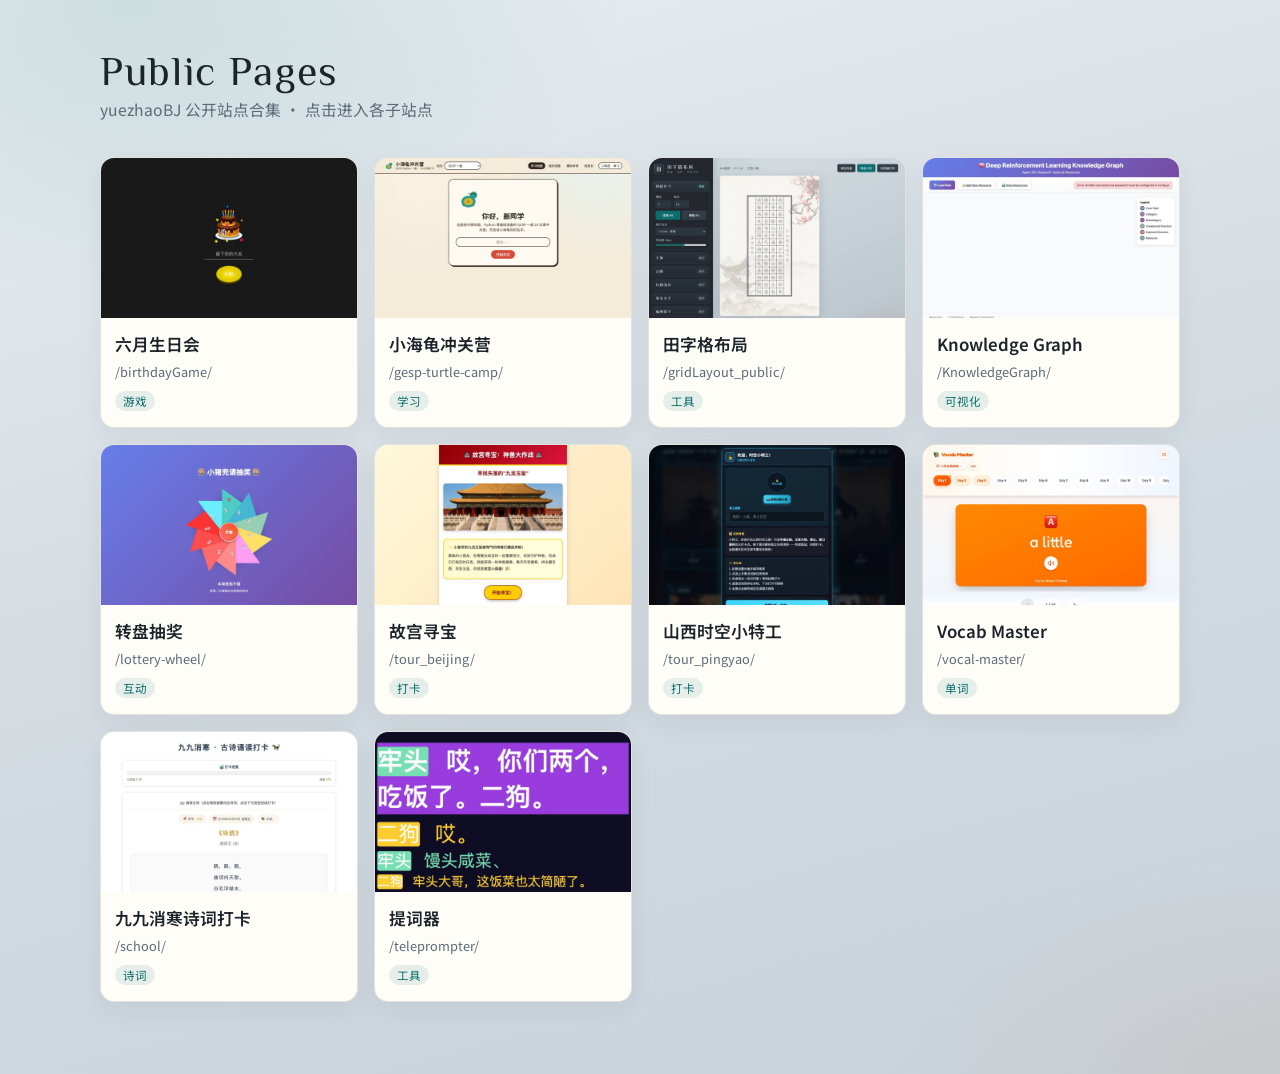
<file: index.html>
<!doctype html>
<html lang="zh-CN">
  <head>
    <meta charset="utf-8" />
    <meta name="viewport" content="width=device-width, initial-scale=1" />
    <title>Public Pages · 站点导航</title>
    <style>
      :root {
        --ink: #1c242b;
        --muted: #5c6b76;
        --paper: #f3efe6;
        --card: #fffdf8;
        --line: rgba(28, 36, 43, 0.12);
        --accent: #0d6e6e;
      }
      * { box-sizing: border-box; }
      body {
        margin: 0;
        min-height: 100vh;
        font-family: "Noto Sans SC", "PingFang SC", "Hiragino Sans GB", sans-serif;
        color: var(--ink);
        background:
          radial-gradient(ellipse 70% 50% at 10% 0%, rgba(13, 110, 110, 0.12), transparent 55%),
          radial-gradient(ellipse 60% 40% at 100% 100%, rgba(196, 120, 60, 0.1), transparent 50%),
          linear-gradient(165deg, #e8eef1, #d5dde3 45%, #c8d2da);
      }
      main {
        width: min(1080px, calc(100% - 32px));
        margin: 0 auto;
        padding: 48px 0 72px;
      }
      h1 {
        margin: 0 0 8px;
        font-family: "ZCOOL XiaoWei", "Noto Serif SC", serif;
        font-size: clamp(1.8rem, 4vw, 2.6rem);
        font-weight: 400;
        letter-spacing: 0.04em;
      }
      .sub {
        margin: 0 0 36px;
        color: var(--muted);
        font-size: 0.98rem;
      }
      .grid {
        display: grid;
        grid-template-columns: repeat(auto-fill, minmax(240px, 1fr));
        gap: 16px;
      }
      a.card {
        display: flex;
        flex-direction: column;
        overflow: hidden;
        text-decoration: none;
        color: inherit;
        background: var(--card);
        border: 1px solid var(--line);
        border-radius: 14px;
        box-shadow: 0 8px 24px rgba(28, 36, 43, 0.06);
        transition: transform 0.15s ease, border-color 0.15s ease, box-shadow 0.15s ease;
      }
      a.card:hover {
        transform: translateY(-3px);
        border-color: rgba(13, 110, 110, 0.35);
        box-shadow: 0 14px 30px rgba(28, 36, 43, 0.12);
      }
      .thumb {
        display: block;
        width: 100%;
        aspect-ratio: 16 / 10;
        object-fit: cover;
        object-position: top center;
        background: #dfe6eb;
      }
      .meta {
        display: flex;
        flex-direction: column;
        gap: 6px;
        padding: 14px 14px 16px;
      }
      .name {
        font-size: 1.05rem;
        font-weight: 600;
      }
      .path {
        font-size: 0.8rem;
        color: var(--muted);
        word-break: break-all;
      }
      .tag {
        align-self: flex-start;
        margin-top: 4px;
        padding: 2px 8px;
        border-radius: 999px;
        font-size: 0.72rem;
        color: var(--accent);
        background: rgba(13, 110, 110, 0.1);
      }
    </style>
    <link rel="preconnect" href="https://fonts.googleapis.com" />
    <link rel="preconnect" href="https://fonts.gstatic.com" crossorigin />
    <link href="https://fonts.googleapis.com/css2?family=Noto+Sans+SC:wght@400;600&family=ZCOOL+XiaoWei&display=swap" rel="stylesheet" />
  </head>
  <body>
    <main>
      <h1>Public Pages</h1>
      <p class="sub">yuezhaoBJ 公开站点合集 · 点击进入各子站点</p>
      <div class="grid">
        <a class="card" href="./birthdayGame/">
          <img class="thumb" src="./thumbs/birthdayGame.jpg" alt="六月生日会预览" loading="lazy" />
          <div class="meta"><span class="name">六月生日会</span><span class="path">/birthdayGame/</span><span class="tag">游戏</span></div>
        </a>
        <a class="card" href="./gesp-turtle-camp/">
          <img class="thumb" src="./thumbs/gesp-turtle-camp.jpg" alt="小海龟冲关营预览" loading="lazy" />
          <div class="meta"><span class="name">小海龟冲关营</span><span class="path">/gesp-turtle-camp/</span><span class="tag">学习</span></div>
        </a>
        <a class="card" href="./gridLayout_public/">
          <img class="thumb" src="./thumbs/gridLayout_public.jpg" alt="田字格布局预览" loading="lazy" />
          <div class="meta"><span class="name">田字格布局</span><span class="path">/gridLayout_public/</span><span class="tag">工具</span></div>
        </a>
        <a class="card" href="./KnowledgeGraph/">
          <img class="thumb" src="./thumbs/KnowledgeGraph.jpg" alt="Knowledge Graph 预览" loading="lazy" />
          <div class="meta"><span class="name">Knowledge Graph</span><span class="path">/KnowledgeGraph/</span><span class="tag">可视化</span></div>
        </a>
        <a class="card" href="./lottery-wheel/">
          <img class="thumb" src="./thumbs/lottery-wheel.jpg" alt="转盘抽奖预览" loading="lazy" />
          <div class="meta"><span class="name">转盘抽奖</span><span class="path">/lottery-wheel/</span><span class="tag">互动</span></div>
        </a>
        <a class="card" href="./tour_beijing/">
          <img class="thumb" src="./thumbs/tour_beijing.jpg" alt="故宫寻宝预览" loading="lazy" />
          <div class="meta"><span class="name">故宫寻宝</span><span class="path">/tour_beijing/</span><span class="tag">打卡</span></div>
        </a>
        <a class="card" href="./tour_pingyao/">
          <img class="thumb" src="./thumbs/tour_pingyao.jpg" alt="山西时空小特工预览" loading="lazy" />
          <div class="meta"><span class="name">山西时空小特工</span><span class="path">/tour_pingyao/</span><span class="tag">打卡</span></div>
        </a>
        <a class="card" href="./vocal-master/">
          <img class="thumb" src="./thumbs/vocal-master.jpg" alt="Vocab Master 预览" loading="lazy" />
          <div class="meta"><span class="name">Vocab Master</span><span class="path">/vocal-master/</span><span class="tag">单词</span></div>
        </a>
        <a class="card" href="./school/">
          <img class="thumb" src="./thumbs/school.jpg" alt="九九消寒诗词打卡预览" loading="lazy" />
          <div class="meta"><span class="name">九九消寒诗词打卡</span><span class="path">/school/</span><span class="tag">诗词</span></div>
        </a>
        <a class="card" href="./teleprompter/">
          <img class="thumb" src="./thumbs/teleprompter.jpg" alt="提词器预览" loading="lazy" />
          <div class="meta"><span class="name">提词器</span><span class="path">/teleprompter/</span><span class="tag">工具</span></div>
        </a>
      </div>
    </main>
  </body>
</html>
</file>
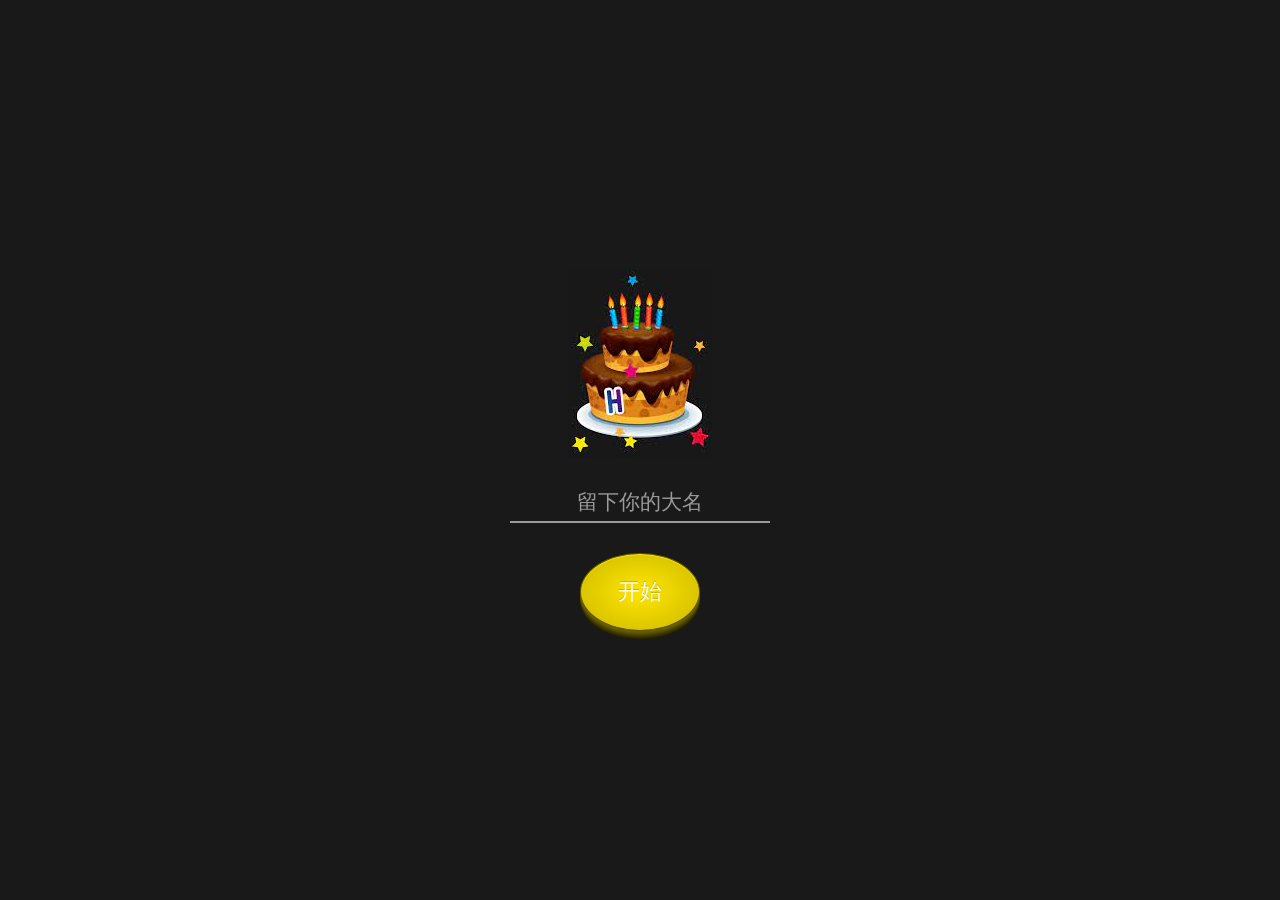
<file: birthdayGame/index.html>
<!DOCTYPE html>
<html lang="zh-CN">

<head>
    <meta charset="UTF-8">
    <meta name="viewport"
        content="width=device-width, user-scalable=no, initial-scale=1.0, maximum-scale=1.0, minimum-scale=1.0">
    <meta http-equiv="X-UA-Compatible" content="ie=edge">
    <link rel="stylesheet" href="css/style.css">
    <title>六月生日会</title>
    <link rel="stylesheet" type="text/css" href="https://hovertree.com/texiao/html5/43/css/normalize.css" />
    <link rel="stylesheet" type="text/css" href="https://hovertree.com/texiao/html5/43/css/hovertree.css">
</head>

<body>
    <!-- login -->
    <div class="name-container flex">
        <img src="./img/cake.png">
        <div class="form__group field">
            <input type="input" class="form__field" placeholder="Name" name="name" id='name' required />
            <label for="name" class="form__label">留下你的大名</label>
            <button class="button-start">开始</button>
        </div>
    </div>

    <!-- game start -->
    <div class="game-container hide">
        <div class="heading">
            <p><span class="name"></span> 用时：<span class="time"></span> 秒</p>
        </div>
        <div class="grid-container"></div>
    </div>
    <script src="js/config.js"></script>
    <script src="js/util.js"></script>
    <script src="js/view.js"></script>
    <script src="js/game.js"></script>
    <script src="js/event.js"></script>
    <script src="js/main.js"></script>

    <!-- winner feedback-->
    <div class="hovertree"></div>
    <div class="winner hide">
        <div class="text">
            <p class="name">恭喜通关</p>
            <p class="timeUsed">用时30秒</p>
            <a class="story" href="gallary.html">查看故事相册></a>
        </div>
    </div>
    <script type="text/javascript" src="js/jquery.js"></script>
    <script type="text/javascript" src="https://hovertree.com/texiao/html5/43/js/jquery.fireworks.js"></script>
</body>

</html>
</file>
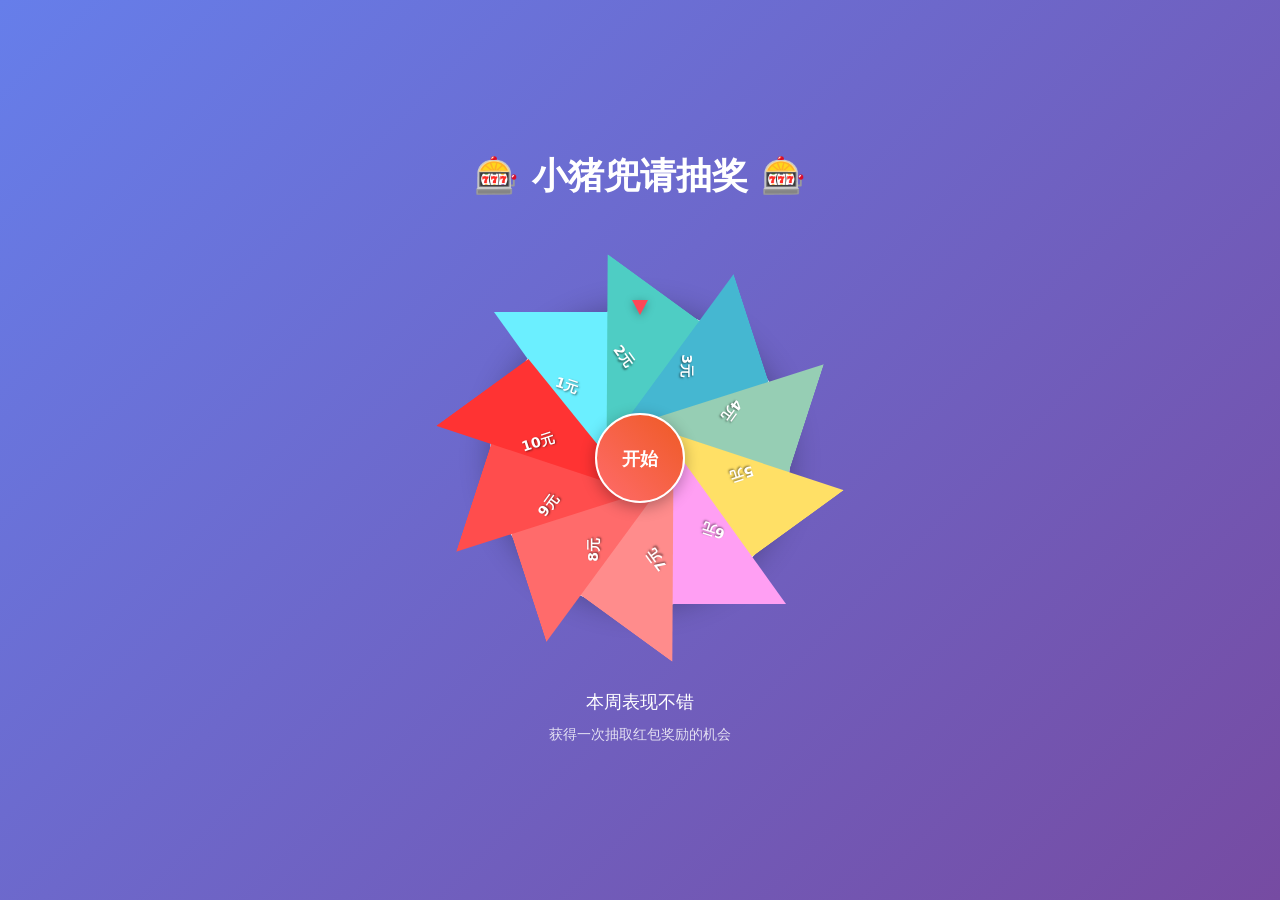
<file: lottery-wheel/index.html>
<!doctype html>
<html lang="en">
  <head>
    <meta charset="UTF-8" />
    <link rel="icon" type="image/x-icon" href="./favicon.ico" />
    <meta name="viewport" content="width=device-width, initial-scale=1.0" />
    <title>转盘抽奖 - 幸运大转盘</title>
    <script type="module" crossorigin src="./assets/index-B7kIidEK.js"></script>
    <link rel="stylesheet" crossorigin href="./assets/index-BUuSIJkU.css">
  </head>
  <body>
    <div id="root"></div>
  </body>
</html>
</file>
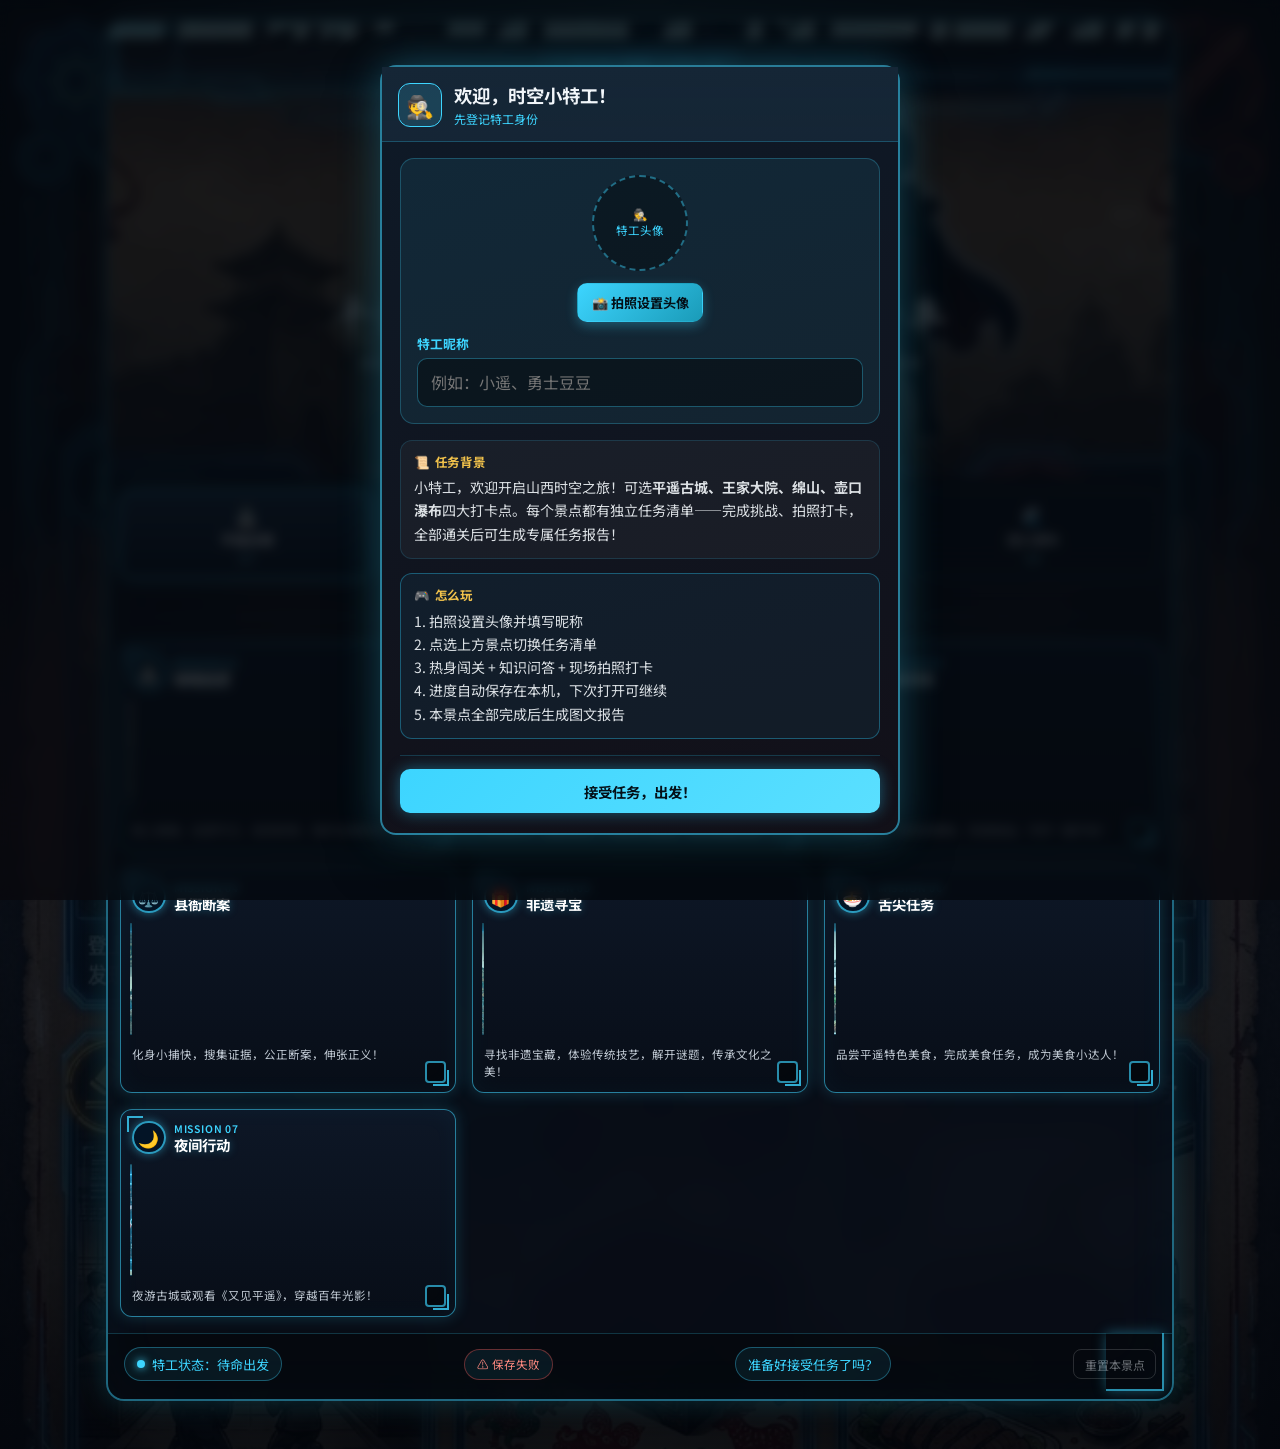
<file: tour_pingyao/index.html>
<!DOCTYPE html>
<html lang="zh-CN">
<head>
  <meta charset="UTF-8" />
  <meta name="viewport" content="width=device-width, initial-scale=1.0" />
  <meta name="color-scheme" content="dark" />
  <meta name="theme-color" content="#070d16" />
  <title>山西时空小特工 · 多景点打卡任务清单</title>
  <link rel="preconnect" href="https://fonts.googleapis.com" />
  <link rel="preconnect" href="https://fonts.gstatic.com" crossorigin />
  <link href="https://fonts.googleapis.com/css2?family=Ma+Shan+Zheng&family=Noto+Sans+SC:wght@400;500;700;900&display=swap" rel="stylesheet" />
  <style>
    :root {
      --cyan: #3dd5ff;
      --cyan-dim: rgba(61, 213, 255, 0.16);
      --cyan-glow: rgba(61, 213, 255, 0.45);
      --red: #ef5350;
      --gold: #f0c14b;
      --ink: #e8eef5;
      --text: #e8eef5;
      --text-muted: rgba(232, 238, 245, 0.68);
      --panel: rgba(12, 20, 32, 0.82);
      --panel-solid: #101a28;
      --card-bg: rgba(18, 28, 42, 0.88);
      --hud: #070d16;
      --success: #3dd68c;
      --border: rgba(61, 213, 255, 0.28);
      --radius: 14px;
      --shadow-glow: 0 0 22px var(--cyan-glow);
      --font-display: "Ma Shan Zheng", "STKaiti", cursive;
      --font-body: "Noto Sans SC", "PingFang SC", sans-serif;
      color-scheme: dark;
    }

    * { box-sizing: border-box; margin: 0; padding: 0; }

    html { scroll-behavior: smooth; }

    body {
      font-family: var(--font-body);
      color: var(--text);
      min-height: 100vh;
      background:
        linear-gradient(180deg, rgba(4, 8, 16, 0.78) 0%, rgba(6, 12, 22, 0.88) 50%, rgba(3, 6, 12, 0.94) 100%),
        url("assets/checklist-hero.png") center top / cover no-repeat fixed;
      overflow-x: hidden;
    }

    body::before {
      content: "";
      position: fixed;
      inset: 0;
      background:
        radial-gradient(ellipse 80% 45% at 50% 0%, rgba(61, 213, 255, 0.14), transparent 55%),
        radial-gradient(ellipse 50% 40% at 10% 90%, rgba(198, 40, 40, 0.12), transparent),
        radial-gradient(ellipse 50% 40% at 90% 90%, rgba(198, 40, 40, 0.1), transparent);
      pointer-events: none;
      z-index: 0;
    }

    .scanline {
      position: fixed;
      inset: 0;
      background: repeating-linear-gradient(
        0deg,
        transparent,
        transparent 3px,
        rgba(0, 0, 0, 0.04) 3px,
        rgba(0, 0, 0, 0.04) 6px
      );
      pointer-events: none;
      z-index: 999;
      opacity: 0.5;
    }

    .app {
      position: relative;
      z-index: 1;
      max-width: 1100px;
      margin: 0 auto;
      padding: 1.25rem 1rem 3rem;
    }

    /* —— Header —— */
    .hud-frame {
      border: 2px solid rgba(61, 213, 255, 0.45);
      border-radius: 18px;
      box-shadow:
        0 0 30px rgba(61, 213, 255, 0.22),
        0 16px 48px rgba(0, 0, 0, 0.55),
        inset 0 0 60px rgba(61, 213, 255, 0.04);
      background: rgba(8, 14, 24, 0.78);
      backdrop-filter: blur(18px);
      -webkit-backdrop-filter: blur(18px);
      overflow: hidden;
      position: relative;
      color: var(--text);
    }

    .hud-frame::before,
    .hud-frame::after {
      content: "";
      position: absolute;
      width: 56px;
      height: 56px;
      border: 2px solid rgba(61, 213, 255, 0.65);
      pointer-events: none;
      z-index: 5;
      box-shadow: 0 0 12px rgba(61, 213, 255, 0.35);
    }
    .hud-frame::before { top: 8px; left: 8px; border-right: none; border-bottom: none; }
    .hud-frame::after { bottom: 8px; right: 8px; border-left: none; border-top: none; }

    .hero {
      position: relative;
      padding: 1.5rem 1.25rem 1.25rem;
      text-align: center;
      background:
        linear-gradient(180deg, rgba(6, 12, 22, 0.35), rgba(6, 12, 22, 0.82)),
        url("assets/tasks/header_center.jpg") center 30% / cover no-repeat;
      min-height: auto;
      display: flex;
      flex-direction: column;
      align-items: center;
      justify-content: flex-end;
    }

    .hero-emblem {
      width: min(160px, 42vw);
      height: min(160px, 42vw);
      border-radius: 50%;
      border: 2px solid rgba(61, 213, 255, 0.55);
      box-shadow: 0 0 24px rgba(61, 213, 255, 0.35), inset 0 0 20px rgba(61, 213, 255, 0.15);
      background: url("assets/tasks/header_center.jpg") center / cover no-repeat;
      margin: 0.35rem auto 0.85rem;
      position: relative;
      animation: pulse-glow 3s ease-in-out infinite;
    }

    .hero-emblem::after {
      content: "时空特工";
      position: absolute;
      left: 50%;
      bottom: -0.35rem;
      transform: translateX(-50%);
      font-size: 0.65rem;
      letter-spacing: 0.15em;
      color: var(--cyan);
      background: rgba(4, 10, 18, 0.85);
      padding: 0.15rem 0.5rem;
      border-radius: 999px;
      border: 1px solid rgba(61, 213, 255, 0.35);
      white-space: nowrap;
    }

    @media (min-width: 720px) {
      .hero {
        min-height: auto;
        padding: 1.75rem 1.5rem 1.4rem;
      }
      .hero-emblem { width: 180px; height: 180px; }
    }

    .hero-badge {
      display: inline-flex;
      align-items: center;
      gap: 0.4rem;
      font-size: 0.75rem;
      letter-spacing: 0.12em;
      color: var(--cyan);
      border: 1px solid rgba(61, 213, 255, 0.4);
      background: rgba(61, 213, 255, 0.1);
      padding: 0.25rem 0.75rem;
      border-radius: 999px;
      margin-bottom: 0.75rem;
      animation: pulse-glow 2.4s ease-in-out infinite;
    }

    @keyframes pulse-glow {
      0%, 100% { box-shadow: 0 0 6px rgba(61, 213, 255, 0.25); }
      50% { box-shadow: 0 0 16px rgba(61, 213, 255, 0.45); }
    }

    .hero h1 {
      font-family: var(--font-display);
      font-size: clamp(1.85rem, 5vw, 2.75rem);
      font-weight: 400;
      line-height: 1.25;
      color: #f4f8fc;
      text-shadow: 0 0 24px rgba(61, 213, 255, 0.35), 0 2px 10px rgba(0, 0, 0, 0.6);
      margin-bottom: 0.5rem;
    }

    .hero p {
      max-width: 36rem;
      margin: 0 auto;
      font-size: 0.92rem;
      color: var(--text-muted);
      line-height: 1.65;
    }

    .progress-wrap {
      margin: 1.25rem auto 0;
      max-width: 420px;
      width: 100%;
    }

    .progress-meta {
      display: flex;
      justify-content: space-between;
      font-size: 0.8rem;
      color: var(--cyan);
      margin-bottom: 0.4rem;
    }

    .progress-bar {
      height: 10px;
      border-radius: 999px;
      background: rgba(255, 255, 255, 0.08);
      border: 1px solid rgba(61, 213, 255, 0.28);
      overflow: hidden;
    }

    .progress-fill {
      height: 100%;
      width: 0%;
      background: linear-gradient(90deg, var(--cyan), #7af0ff);
      box-shadow: 0 0 12px var(--cyan);
      border-radius: 999px;
      transition: width 0.5s cubic-bezier(0.22, 1, 0.36, 1);
    }

    /* —— Task grid —— */
    .section-title {
      display: flex;
      align-items: center;
      gap: 0.6rem;
      margin: 1.5rem 0 0.9rem;
      padding: 0 0.25rem;
      font-size: 1rem;
      color: var(--cyan);
    }

    .section-title::before,
    .section-title::after {
      content: "";
      flex: 1;
      height: 1px;
      background: linear-gradient(90deg, transparent, rgba(61, 213, 255, 0.45), transparent);
      opacity: 0.8;
    }

    .task-grid {
      display: grid;
      grid-template-columns: repeat(2, 1fr);
      gap: 0.85rem;
      padding: 0 0.75rem 1rem;
    }

    @media (min-width: 720px) {
      .task-grid { grid-template-columns: repeat(3, 1fr); gap: 1rem; }
    }

    .task-card {
      position: relative;
      display: flex;
      flex-direction: column;
      border: 1.5px solid rgba(61, 213, 255, 0.55);
      border-radius: 12px;
      background: linear-gradient(180deg, rgba(14, 24, 40, 0.95), rgba(8, 14, 24, 0.98));
      box-shadow: 0 0 16px rgba(61, 213, 255, 0.2), inset 0 0 24px rgba(61, 213, 255, 0.04);
      cursor: pointer;
      overflow: hidden;
      text-align: left;
      color: var(--text);
      font: inherit;
      transition: transform 0.25s ease, box-shadow 0.25s ease, border-color 0.25s;
      animation: card-in 0.55s ease backwards;
    }

    .task-card::before,
    .task-card::after {
      content: "";
      position: absolute;
      width: 14px;
      height: 14px;
      border: 2px solid rgba(61, 213, 255, 0.8);
      z-index: 3;
      pointer-events: none;
    }
    .task-card::before { top: 6px; left: 6px; border-right: none; border-bottom: none; }
    .task-card::after { bottom: 6px; right: 6px; border-left: none; border-top: none; }

    .task-card:nth-child(1) { animation-delay: 0.05s; }
    .task-card:nth-child(2) { animation-delay: 0.1s; }
    .task-card:nth-child(3) { animation-delay: 0.15s; }
    .task-card:nth-child(4) { animation-delay: 0.2s; }
    .task-card:nth-child(5) { animation-delay: 0.25s; }
    .task-card:nth-child(6) { animation-delay: 0.3s; }
    .task-card:nth-child(7) { animation-delay: 0.35s; }

    @keyframes card-in {
      from { opacity: 0.2; transform: translateY(12px) scale(0.98); }
      to { opacity: 1; transform: none; }
    }

    .task-card:hover,
    .task-card:focus-visible {
      transform: translateY(-4px) scale(1.02);
      box-shadow: 0 0 28px rgba(61, 213, 255, 0.4);
      border-color: #5ce5ff;
      outline: none;
    }

    .task-card.done {
      border-color: var(--success);
      box-shadow: 0 0 20px rgba(61, 214, 140, 0.35);
    }

    .task-card.done .card-check {
      background: var(--success);
      border-color: var(--success);
      color: #052014;
    }

    .card-top {
      display: flex;
      align-items: center;
      gap: 0.5rem;
      padding: 0.7rem 0.7rem 0.4rem;
      position: relative;
      z-index: 1;
    }

    .card-icon {
      width: 2.1rem;
      height: 2.1rem;
      display: grid;
      place-items: center;
      font-size: 1.05rem;
      border-radius: 50%;
      background: rgba(0, 20, 40, 0.7);
      border: 2px solid rgba(61, 213, 255, 0.7);
      box-shadow: 0 0 10px rgba(61, 213, 255, 0.45);
      flex-shrink: 0;
    }

    .card-title {
      font-size: 0.9rem;
      font-weight: 700;
      line-height: 1.3;
      color: #fff;
      text-shadow: 0 0 8px rgba(61, 213, 255, 0.35);
    }

    .card-num {
      font-size: 0.65rem;
      color: var(--cyan);
      font-weight: 600;
      letter-spacing: 0.08em;
    }

    .card-art {
      margin: 0.2rem 0.55rem;
      height: 112px;
      border-radius: 8px;
      display: block;
      position: relative;
      overflow: hidden;
      border: 1px solid rgba(61, 213, 255, 0.35);
      box-shadow: inset 0 0 20px rgba(0, 0, 0, 0.35);
      background-color: #0a121c;
      background-position: center;
      background-size: cover;
      background-repeat: no-repeat;
      -webkit-transform: translateZ(0);
      transform: translateZ(0);
    }

    .card-art img.art-cover {
      position: absolute;
      inset: 0;
      width: 100%;
      height: 100%;
      object-fit: cover;
      display: block;
      z-index: 0;
      border: 0;
      pointer-events: none;
      -webkit-user-select: none;
      user-select: none;
    }

    .card-art .art-emoji {
      position: absolute;
      inset: 0;
      display: grid;
      place-items: center;
      font-size: 2rem;
      z-index: 0;
    }

    .card-art::after {
      content: "";
      position: absolute;
      inset: 0;
      z-index: 1;
      background: linear-gradient(180deg, transparent 45%, rgba(0, 0, 0, 0.35));
      pointer-events: none;
    }

    .card-art.has-photo img.art-cover { opacity: 0; }

    .card-desc {
      padding: 0.5rem 0.7rem 0.75rem;
      font-size: 0.72rem;
      line-height: 1.45;
      color: rgba(230, 240, 250, 0.82);
      flex: 1;
    }

    .card-check {
      position: absolute;
      right: 0.55rem;
      bottom: 0.55rem;
      width: 1.35rem;
      height: 1.35rem;
      border: 2px solid rgba(61, 213, 255, 0.65);
      border-radius: 4px;
      background: rgba(0, 0, 0, 0.45);
      display: grid;
      place-items: center;
      font-size: 0.85rem;
      color: transparent;
      transition: all 0.25s;
      z-index: 2;
    }

    .task-card.done .card-check::before { content: "✓"; color: inherit; font-weight: 900; }

    /* —— Footer status —— */
    .status-bar {
      display: flex;
      flex-wrap: wrap;
      gap: 0.6rem;
      justify-content: space-between;
      align-items: center;
      padding: 0.85rem 1rem 1.1rem;
      border-top: 1px solid rgba(61, 213, 255, 0.22);
      background: rgba(0, 0, 0, 0.35);
    }

    .status-pill {
      display: inline-flex;
      align-items: center;
      gap: 0.45rem;
      font-size: 0.82rem;
      color: var(--cyan);
      padding: 0.4rem 0.75rem;
      border: 1px solid rgba(61, 213, 255, 0.35);
      border-radius: 999px;
      background: rgba(61, 213, 255, 0.08);
    }

    .status-pill .dot {
      width: 8px;
      height: 8px;
      border-radius: 50%;
      background: var(--cyan);
      box-shadow: 0 0 8px var(--cyan);
      animation: blink 1.4s ease-in-out infinite;
    }

    @keyframes blink {
      0%, 100% { opacity: 1; }
      50% { opacity: 0.35; }
    }

    .status-pill.all-done .dot {
      background: var(--success);
      box-shadow: 0 0 8px var(--success);
      animation: none;
    }

    .btn-reset {
      font: inherit;
      font-size: 0.75rem;
      color: rgba(232, 238, 245, 0.45);
      background: transparent;
      border: 1px solid rgba(255, 255, 255, 0.15);
      border-radius: 8px;
      padding: 0.35rem 0.65rem;
      cursor: pointer;
    }
    .btn-reset:hover { color: #fff; border-color: rgba(255, 255, 255, 0.4); }

    .reward-banner {
      display: none;
      margin: 1rem 0.75rem 0;
      padding: 1rem;
      text-align: center;
      border: 2px solid rgba(240, 193, 75, 0.55);
      border-radius: 14px;
      background: linear-gradient(135deg, rgba(240, 193, 75, 0.18), rgba(198, 40, 40, 0.15));
      box-shadow: 0 0 24px rgba(240, 193, 75, 0.2);
      animation: card-in 0.5s ease;
    }

    .reward-banner.show { display: block; }

    .reward-banner h3 {
      font-family: var(--font-display);
      font-size: 1.5rem;
      color: var(--gold);
      margin-bottom: 0.35rem;
    }

    .reward-banner p { font-size: 0.88rem; line-height: 1.55; color: var(--text-muted); }

    /* —— Modal —— */
    .overlay {
      position: fixed;
      inset: 0;
      background: rgba(4, 8, 14, 0.78);
      backdrop-filter: blur(6px);
      z-index: 1000;
      display: flex;
      align-items: flex-start;
      justify-content: center;
      overflow-y: auto;
      -webkit-overflow-scrolling: touch;
      padding: 1rem;
      opacity: 0;
      visibility: hidden;
      transition: opacity 0.28s, visibility 0.28s;
    }

    .overlay.open {
      opacity: 1;
      visibility: visible;
    }

    .modal {
      width: min(520px, 100%);
      max-height: none;
      margin: auto;
      overflow: visible;
      border: 2px solid rgba(61, 213, 255, 0.55);
      border-radius: 16px;
      background: linear-gradient(165deg, #0e1a28 0%, #121018 100%);
      box-shadow: 0 0 40px rgba(61, 213, 255, 0.3), 0 20px 50px rgba(0, 0, 0, 0.55);
      transform: translateY(18px) scale(0.96);
      transition: transform 0.32s cubic-bezier(0.22, 1, 0.36, 1);
      color: var(--text);
    }

    .overlay.open .modal { transform: none; }

    .modal-head {
      position: sticky;
      top: 0;
      z-index: 2;
      display: flex;
      align-items: flex-start;
      gap: 0.75rem;
      padding: 1rem 1rem 0.85rem;
      background: linear-gradient(180deg, #152636, rgba(21, 38, 54, 0.95));
      border-bottom: 1px solid rgba(46, 207, 255, 0.25);
    }

    .modal-icon {
      width: 2.75rem;
      height: 2.75rem;
      display: grid;
      place-items: center;
      font-size: 1.4rem;
      border-radius: 12px;
      background: var(--cyan-dim);
      border: 1px solid var(--cyan);
      flex-shrink: 0;
    }

    .modal-head h2 {
      font-size: 1.15rem;
      font-weight: 700;
      line-height: 1.35;
      color: #f2f6fa;
    }

    .modal-head .sub {
      font-size: 0.75rem;
      color: var(--cyan);
      margin-top: 0.15rem;
    }

    .modal-close {
      margin-left: auto;
      width: 2rem;
      height: 2rem;
      border: 1px solid rgba(46, 207, 255, 0.4);
      border-radius: 8px;
      background: transparent;
      color: var(--cyan);
      font-size: 1.2rem;
      cursor: pointer;
      line-height: 1;
    }
    .modal-close:hover { background: var(--cyan-dim); }

    .modal-body { padding: 1rem 1.1rem 1.25rem; }

    .task-hero {
      display: none;
      position: relative;
      width: 100%;
      height: 160px;
      overflow: hidden;
      border-bottom: 1px solid rgba(61, 213, 255, 0.35);
      background: #0a121c;
    }

    .task-hero.show { display: block; }

    .task-hero img {
      width: 100%;
      height: 100%;
      object-fit: cover;
      display: block;
    }

    .task-hero::after {
      content: "";
      position: absolute;
      inset: 0;
      background: linear-gradient(180deg, transparent 40%, rgba(8, 14, 24, 0.75));
      pointer-events: none;
    }

    @media (min-width: 520px) {
      .task-hero { height: 190px; }
    }

    .info-block {
      margin-bottom: 0.9rem;
      padding: 0.75rem 0.85rem;
      border-radius: 12px;
      background: rgba(255, 255, 255, 0.04);
      border: 1px solid rgba(46, 207, 255, 0.15);
    }

    .info-block h3 {
      font-size: 0.78rem;
      color: var(--gold);
      letter-spacing: 0.06em;
      margin-bottom: 0.35rem;
      display: flex;
      align-items: center;
      gap: 0.35rem;
    }

    .info-block p {
      font-size: 0.88rem;
      line-height: 1.65;
      color: rgba(242, 246, 250, 0.9);
    }

    .challenge-box {
      border-color: rgba(232, 184, 74, 0.45);
      background: rgba(232, 184, 74, 0.08);
    }

    .knowledge-box {
      border-color: rgba(46, 207, 255, 0.35);
      background: rgba(46, 207, 255, 0.06);
    }

    .interact-zone {
      margin-top: 0.35rem;
      padding: 1rem;
      border-radius: 14px;
      border: 1.5px solid rgba(61, 213, 255, 0.4);
      background: rgba(18, 32, 48, 0.95);
      box-shadow: inset 0 0 0 1px rgba(255, 255, 255, 0.04);
    }

    .interact-zone h3 {
      font-size: 0.95rem;
      color: #7ae7ff;
      margin-bottom: 0.55rem;
      font-weight: 700;
      text-shadow: 0 0 10px rgba(61, 213, 255, 0.25);
    }

    .interact-zone .hint {
      font-size: 0.84rem;
      color: rgba(240, 246, 252, 0.88);
      margin-bottom: 0.75rem;
      line-height: 1.55;
    }

    .choice-grid {
      display: grid;
      gap: 0.5rem;
    }

    .choice-btn {
      font: inherit;
      text-align: left;
      padding: 0.75rem 0.9rem;
      border-radius: 10px;
      border: 1px solid rgba(61, 213, 255, 0.45);
      background: rgba(8, 18, 30, 0.95);
      color: #f5f9fc;
      cursor: pointer;
      transition: background 0.2s, border-color 0.2s, transform 0.15s;
      font-size: 0.9rem;
      line-height: 1.45;
      font-weight: 500;
    }

    .choice-btn:hover { background: rgba(61, 213, 255, 0.18); transform: translateX(3px); border-color: #7ae7ff; }
    .choice-btn.correct { border-color: var(--success); background: rgba(61, 214, 140, 0.22); color: #d8ffe9; }
    .choice-btn.wrong { border-color: var(--red); background: rgba(198, 40, 40, 0.22); color: #ffd6d6; opacity: 1; }
    .choice-btn:disabled { cursor: default; transform: none; }

    .input-row {
      display: flex;
      gap: 0.5rem;
      flex-wrap: wrap;
    }

    .input-row input,
    .input-row textarea,
    .input-row select {
      flex: 1;
      min-width: 140px;
      font: inherit;
      font-size: 0.92rem;
      padding: 0.7rem 0.8rem;
      border-radius: 10px;
      border: 1px solid rgba(61, 213, 255, 0.45);
      background: rgba(6, 14, 24, 0.95);
      color: #f5f9fc;
      outline: none;
    }

    .input-row input::placeholder,
    .input-row textarea::placeholder {
      color: rgba(200, 220, 235, 0.55);
    }

    .input-row select option {
      background: #101a28;
      color: #f5f9fc;
    }

    .input-row textarea { min-height: 72px; resize: vertical; width: 100%; }

    .btn-primary {
      font: inherit;
      font-weight: 700;
      font-size: 0.9rem;
      padding: 0.7rem 1.1rem;
      border: none;
      border-radius: 10px;
      background: linear-gradient(135deg, var(--cyan), #5adfff);
      color: #041018;
      cursor: pointer;
      box-shadow: 0 0 16px rgba(46, 207, 255, 0.4);
      transition: transform 0.15s, filter 0.15s;
      white-space: nowrap;
    }
    .btn-primary:hover { transform: scale(1.03); filter: brightness(1.08); }
    .btn-primary:disabled,
    .btn-primary.is-disabled {
      opacity: 0.45;
      cursor: not-allowed;
      transform: none;
      filter: none;
      box-shadow: none;
    }

    .btn-ghost {
      font: inherit;
      font-size: 0.85rem;
      padding: 0.65rem 1rem;
      border-radius: 10px;
      border: 1px solid rgba(46, 207, 255, 0.4);
      background: transparent;
      color: var(--cyan);
      cursor: pointer;
    }

    .feedback {
      margin-top: 0.75rem;
      padding: 0.65rem 0.75rem;
      border-radius: 10px;
      font-size: 0.85rem;
      line-height: 1.5;
      display: none;
    }
    .feedback.show { display: block; }
    .feedback.ok { background: rgba(61, 214, 140, 0.15); border: 1px solid var(--success); color: #b8f5d4; }
    .feedback.bad { background: rgba(198, 40, 40, 0.15); border: 1px solid var(--red); color: #ffc9c9; }

    .modal-actions {
      display: flex;
      flex-wrap: wrap;
      gap: 0.55rem;
      margin-top: 1rem;
      padding-top: 0.85rem;
      border-top: 1px solid rgba(46, 207, 255, 0.2);
    }

    .abacus {
      display: flex;
      gap: 0.35rem;
      justify-content: center;
      margin-bottom: 0.75rem;
      flex-wrap: wrap;
    }

    .bead-col {
      display: flex;
      flex-direction: column;
      align-items: center;
      gap: 0.25rem;
    }

    .bead {
      width: 28px;
      height: 18px;
      border-radius: 999px;
      background: linear-gradient(180deg, #f0c14b, #b8860b);
      border: 1px solid #8b6914;
      cursor: pointer;
      transition: transform 0.2s, filter 0.2s;
      box-shadow: 0 2px 4px rgba(0, 0, 0, 0.3);
    }
    .bead:hover { filter: brightness(1.15); }
    .bead.active { transform: translateY(-10px); background: linear-gradient(180deg, #ffe082, #e8b84a); }

    .pose-grid {
      display: grid;
      grid-template-columns: repeat(3, 1fr);
      gap: 0.45rem;
      margin-bottom: 0.65rem;
    }

    .pose-btn {
      aspect-ratio: 1;
      font-size: 1.8rem;
      border-radius: 12px;
      border: 1.5px solid rgba(46, 207, 255, 0.35);
      background: rgba(46, 207, 255, 0.08);
      cursor: pointer;
      transition: transform 0.15s, border-color 0.15s, background 0.15s;
    }
    .pose-btn:hover { transform: scale(1.06); }
    .pose-btn.selected {
      border-color: var(--gold);
      background: rgba(232, 184, 74, 0.2);
      box-shadow: 0 0 12px rgba(232, 184, 74, 0.4);
    }

    .star-rate {
      display: flex;
      gap: 0.35rem;
      margin: 0.5rem 0 0.75rem;
      font-size: 1.6rem;
    }
    .star-rate button {
      background: none;
      border: none;
      cursor: pointer;
      filter: grayscale(1) opacity(0.45);
      transition: filter 0.15s, transform 0.15s;
      font-size: inherit;
      padding: 0;
    }
    .star-rate button.on { filter: none; transform: scale(1.1); }

    /* Welcome / reward */
    .welcome-art {
      font-size: 3rem;
      text-align: center;
      margin: 0.5rem 0 0.75rem;
      animation: float 3s ease-in-out infinite;
    }

    @keyframes float {
      0%, 100% { transform: translateY(0); }
      50% { transform: translateY(-8px); }
    }

    .confetti {
      position: fixed;
      inset: 0;
      pointer-events: none;
      z-index: 2000;
      overflow: hidden;
    }

    .confetti i {
      position: absolute;
      top: -12px;
      width: 8px;
      height: 14px;
      border-radius: 2px;
      animation: fall linear forwards;
    }

    @keyframes fall {
      to { transform: translateY(105vh) rotate(720deg); opacity: 0.2; }
    }

    .quiz-progress {
      display: flex;
      gap: 0.35rem;
      margin-bottom: 0.75rem;
      justify-content: center;
    }

    .quiz-dot {
      width: 10px;
      height: 10px;
      border-radius: 50%;
      background: rgba(46, 207, 255, 0.25);
      border: 1px solid rgba(46, 207, 255, 0.45);
    }

    .quiz-dot.on { background: var(--cyan); box-shadow: 0 0 8px var(--cyan-glow); }
    .quiz-dot.done { background: var(--success); border-color: var(--success); }

    .quiz-q {
      font-size: 1rem;
      font-weight: 700;
      color: #ffffff;
      line-height: 1.5;
      margin-bottom: 0.7rem;
      text-shadow: 0 1px 2px rgba(0, 0, 0, 0.45);
    }

    .quiz-tip {
      margin-top: 0.55rem;
      font-size: 0.84rem;
      color: #9becff;
      line-height: 1.5;
      display: none;
      background: rgba(61, 213, 255, 0.12);
      border: 1px solid rgba(61, 213, 255, 0.3);
      border-radius: 8px;
      padding: 0.5rem 0.65rem;
    }

    .quiz-tip.show { display: block; }

    .step-label {
      display: inline-block;
      font-size: 0.72rem;
      font-weight: 700;
      letter-spacing: 0.06em;
      color: #041018;
      background: linear-gradient(135deg, #7ae7ff, #3dd5ff);
      border: none;
      border-radius: 999px;
      padding: 0.2rem 0.65rem;
      margin-bottom: 0.5rem;
    }

    .warmup-done-tag {
      font-size: 0.86rem;
      color: #9dffc4;
      font-weight: 600;
      margin: 0.35rem 0 0.75rem;
      display: none;
    }

    .warmup-done-tag.show { display: block; }

    .interact-zone .choice-btn {
      color: #f5f9fc;
      background: rgba(6, 16, 28, 0.98);
      border-color: rgba(61, 213, 255, 0.5);
    }

    .interact-zone .choice-btn:hover {
      background: rgba(61, 213, 255, 0.2);
      color: #ffffff;
    }

    .interact-zone h3 { color: #7ae7ff; }

    .interact-zone .hint { color: rgba(240, 246, 252, 0.9); }

    #quizLocked {
      opacity: 0.72;
      pointer-events: none;
      filter: none;
    }

    #quizLocked.unlocked {
      opacity: 1;
      pointer-events: auto;
      filter: none;
    }

    #quizLocked:not(.unlocked) .hint,
    #quizLocked:not(.unlocked) .quiz-q,
    #quizLocked:not(.unlocked) .choice-btn {
      color: rgba(230, 240, 250, 0.75);
    }

    #beadCount {
      color: rgba(240, 246, 252, 0.9) !important;
      font-weight: 600;
    }

    .photo-box {
      margin-top: 0.85rem;
      padding: 0.9rem;
      border-radius: 14px;
      border: 1.5px dashed rgba(240, 193, 75, 0.45);
      background: rgba(240, 193, 75, 0.1);
    }

    .photo-box h3 { color: var(--gold) !important; margin-bottom: 0.35rem; }

    .photo-actions {
      display: flex;
      flex-wrap: wrap;
      gap: 0.5rem;
      margin-top: 0.65rem;
    }

    .photo-actions label.btn-photo,
    .photo-actions button {
      font: inherit;
      font-size: 0.85rem;
      font-weight: 700;
      padding: 0.65rem 0.9rem;
      border-radius: 10px;
      cursor: pointer;
      border: 1px solid rgba(240, 193, 75, 0.4);
      background: rgba(0, 0, 0, 0.35);
      color: var(--gold);
    }

    .photo-actions label.btn-photo.primary,
    .photo-actions button.primary {
      background: linear-gradient(135deg, #f0a04a, #e87830);
      color: #fff;
      border-color: transparent;
      box-shadow: 0 4px 12px rgba(232, 120, 48, 0.35);
    }

    .photo-actions input[type="file"] { display: none; }

    .photo-preview-wrap {
      margin-top: 0.75rem;
      display: none;
      position: relative;
    }

    .photo-preview-wrap.show { display: block; }

    .photo-preview-wrap img {
      width: 100%;
      max-height: 220px;
      object-fit: cover;
      border-radius: 12px;
      border: 2px solid rgba(240, 193, 75, 0.35);
      display: block;
    }

    .photo-stamp {
      position: absolute;
      right: 10px;
      bottom: 10px;
      background: rgba(8, 28, 42, 0.88);
      color: var(--cyan);
      font-size: 0.72rem;
      font-weight: 700;
      padding: 0.3rem 0.55rem;
      border-radius: 8px;
      letter-spacing: 0.04em;
      border: 1px solid rgba(61, 213, 255, 0.35);
    }

    .card-art.has-photo {
      background-size: cover !important;
      background-position: center !important;
    }

    .card-art.has-photo .art-cover { opacity: 0; }
    .card-art.has-photo .art-emoji { display: none; }

    .card-photo-badge {
      position: absolute;
      left: 0.55rem;
      bottom: 0.55rem;
      font-size: 0.65rem;
      font-weight: 700;
      color: #fff;
      background: rgba(232, 120, 48, 0.92);
      padding: 0.15rem 0.4rem;
      border-radius: 6px;
      z-index: 2;
    }

    .album-strip {
      display: none;
      gap: 0.5rem;
      overflow-x: auto;
      padding: 0.75rem 0.75rem 0;
      -webkit-overflow-scrolling: touch;
    }

    .album-strip.show { display: flex; }

    .album-item {
      flex: 0 0 auto;
      width: 88px;
      text-align: center;
      padding: 0;
      border: none;
      background: transparent;
      cursor: zoom-in;
      font: inherit;
      color: inherit;
      position: relative;
    }

    .album-item:focus-visible {
      outline: 2px solid var(--cyan);
      outline-offset: 2px;
      border-radius: 12px;
    }

    .album-item img {
      width: 88px;
      height: 66px;
      object-fit: cover;
      border-radius: 10px;
      border: 2px solid rgba(61, 213, 255, 0.3);
      display: block;
      transition: border-color 0.2s, box-shadow 0.2s;
    }

    .album-item:hover img,
    .album-item:active img {
      border-color: rgba(61, 213, 255, 0.75);
      box-shadow: 0 0 12px rgba(61, 213, 255, 0.35);
    }

    .album-item::after {
      content: "🔍";
      position: absolute;
      top: 4px;
      right: 4px;
      width: 1.15rem;
      height: 1.15rem;
      display: grid;
      place-items: center;
      font-size: 0.55rem;
      border-radius: 999px;
      background: rgba(0, 0, 0, 0.5);
      border: 1px solid rgba(255, 255, 255, 0.22);
      pointer-events: none;
    }

    .album-item span {
      display: block;
      font-size: 0.65rem;
      color: var(--cyan);
      margin-top: 0.25rem;
      white-space: nowrap;
      overflow: hidden;
      text-overflow: ellipsis;
    }

    .album-title {
      display: none;
      padding: 0.85rem 0.75rem 0;
      font-size: 0.85rem;
      font-weight: 700;
      color: var(--cyan);
    }

    .album-title.show { display: block; }

    /* Agent profile */
    .agent-bar {
      display: none;
      align-items: center;
      gap: 0.75rem;
      margin: 1rem auto 0;
      padding: 0.55rem 0.85rem;
      max-width: 420px;
      width: 100%;
      background: rgba(0, 0, 0, 0.35);
      border: 1px solid rgba(61, 213, 255, 0.3);
      border-radius: 999px;
      box-sizing: border-box;
    }

    .agent-bar.show { display: flex; }

    .agent-bar img {
      width: 42px;
      height: 42px;
      border-radius: 50%;
      object-fit: cover;
      border: 2px solid var(--cyan);
      flex-shrink: 0;
    }

    .agent-avatar-btn {
      position: relative;
      padding: 0;
      border: none;
      background: transparent;
      cursor: pointer;
      border-radius: 50%;
      flex-shrink: 0;
      line-height: 0;
    }

    .agent-avatar-btn img {
      display: block;
    }

    .agent-avatar-btn::after {
      content: "换";
      position: absolute;
      right: -2px;
      bottom: -2px;
      width: 1.1rem;
      height: 1.1rem;
      border-radius: 50%;
      background: var(--cyan);
      color: #041018;
      font-size: 0.58rem;
      font-weight: 900;
      display: grid;
      place-items: center;
      border: 1.5px solid #0a121c;
      line-height: 1;
    }

    .agent-bar .agent-meta { text-align: left; min-width: 0; flex: 1; }
    .agent-bar .agent-name {
      font-weight: 700;
      color: #f2f6fa;
      font-size: 0.95rem;
      white-space: nowrap;
      overflow: hidden;
      text-overflow: ellipsis;
    }
    .agent-bar .agent-role {
      font-size: 0.72rem;
      color: var(--cyan);
    }

    .btn-change-avatar {
      font: inherit;
      font-size: 0.72rem;
      font-weight: 700;
      white-space: nowrap;
      padding: 0.4rem 0.65rem;
      border-radius: 999px;
      cursor: pointer;
      border: 1px solid rgba(61, 213, 255, 0.45);
      background: rgba(61, 213, 255, 0.12);
      color: #7ae7ff;
      flex-shrink: 0;
    }

    .btn-change-avatar:hover {
      background: rgba(61, 213, 255, 0.22);
      color: #fff;
    }

    .profile-setup {
      display: flex;
      flex-direction: column;
      align-items: center;
      gap: 0.75rem;
      margin-bottom: 1rem;
      padding: 1rem;
      border-radius: 14px;
      background: rgba(61, 213, 255, 0.08);
      border: 1px solid rgba(61, 213, 255, 0.25);
    }

    .avatar-pick {
      position: relative;
      width: 96px;
      height: 96px;
      border-radius: 50%;
      border: 2px dashed rgba(61, 213, 255, 0.45);
      background: rgba(0, 0, 0, 0.35);
      display: grid;
      place-items: center;
      overflow: hidden;
      flex-shrink: 0;
    }

    .avatar-pick img {
      width: 100%;
      height: 100%;
      object-fit: cover;
      display: none;
    }

    .avatar-pick.has-img img { display: block; }
    .avatar-pick.has-img .avatar-placeholder { display: none; }

    .avatar-placeholder {
      text-align: center;
      font-size: 0.72rem;
      color: var(--cyan);
      line-height: 1.35;
      padding: 0.4rem;
    }

    .avatar-actions {
      display: flex;
      flex-wrap: wrap;
      gap: 0.5rem;
      justify-content: center;
      width: 100%;
    }

    .avatar-actions label.btn-photo {
      font: inherit;
      font-size: 0.82rem;
      font-weight: 700;
      padding: 0.55rem 0.85rem;
      border-radius: 10px;
      cursor: pointer;
      border: 1px solid rgba(61, 213, 255, 0.4);
      background: rgba(0, 0, 0, 0.35);
      color: #7ae7ff;
    }

    .avatar-actions label.btn-photo.primary {
      background: linear-gradient(135deg, #3dd5ff, #1a9bb8);
      color: #041018;
      border-color: transparent;
      box-shadow: 0 4px 12px rgba(61, 213, 255, 0.3);
    }

    .avatar-actions input[type="file"] { display: none; }

    .avatar-actions button.btn-photo {
      font: inherit;
      font-size: 0.82rem;
      font-weight: 700;
      padding: 0.55rem 0.85rem;
      border-radius: 10px;
      cursor: pointer;
      border: 1px solid transparent;
      background: linear-gradient(135deg, #3dd5ff, #1a9bb8);
      color: #041018;
      box-shadow: 0 4px 12px rgba(61, 213, 255, 0.3);
    }

    #avatarPick { cursor: pointer; }

    .cam-stage {
      position: relative;
      width: 100%;
      aspect-ratio: 3 / 4;
      max-height: min(52vh, 420px);
      border-radius: 14px;
      overflow: hidden;
      background: #000;
      border: 1px solid rgba(61, 213, 255, 0.3);
    }

    .cam-stage video,
    .cam-stage canvas {
      width: 100%;
      height: 100%;
      object-fit: cover;
      display: block;
      transform: scaleX(-1);
    }

    .cam-stage canvas { display: none; }
    .cam-stage.shot video { display: none; }
    .cam-stage.shot canvas { display: block; }

    .cam-hint {
      margin-top: 0.65rem;
      font-size: 0.8rem;
      color: var(--text-muted);
      text-align: center;
    }

    .cam-error {
      color: #ff8a80;
      font-size: 0.82rem;
      text-align: center;
      margin-top: 0.5rem;
      display: none;
    }

    .cam-error.show { display: block; }

    .nick-row {
      width: 100%;
      display: flex;
      flex-direction: column;
      gap: 0.35rem;
    }

    .nick-row label {
      font-size: 0.8rem;
      color: var(--cyan);
      font-weight: 700;
    }

    .nick-row input {
      font: inherit;
      font-size: 1rem;
      padding: 0.7rem 0.85rem;
      border-radius: 10px;
      border: 1px solid rgba(61, 213, 255, 0.35);
      background: rgba(0, 0, 0, 0.4);
      color: #f2f6fa;
      outline: none;
    }

    .nick-row input:focus {
      border-color: var(--cyan);
      box-shadow: 0 0 0 3px rgba(61, 213, 255, 0.15);
    }

    .profile-error {
      font-size: 0.8rem;
      color: #ff8a80;
      display: none;
    }

    .profile-error.show { display: block; }

    .btn-report {
      display: none;
      width: calc(100% - 1.5rem);
      margin: 0.85rem 0.75rem 0;
      font: inherit;
      font-weight: 700;
      font-size: 0.95rem;
      padding: 0.85rem 1rem;
      border: none;
      border-radius: 12px;
      cursor: pointer;
      color: #fff;
      background: linear-gradient(135deg, #e8a030, #c45c1a);
      box-shadow: 0 6px 18px rgba(196, 92, 26, 0.35);
    }

    .btn-report.show { display: block; }
    .btn-report:hover { filter: brightness(1.05); }

    /* Report — photo-first album */
    #reportOverlay .modal {
      width: min(860px, 100%);
      max-height: min(94vh, 980px);
      overflow: auto;
    }

    .report {
      color: var(--text);
    }

    .report-hero {
      display: flex;
      flex-direction: column;
      align-items: center;
      text-align: center;
      gap: 0.55rem;
      padding: 0.35rem 0 1.1rem;
      margin-bottom: 0.85rem;
      position: relative;
    }

    .report-hero::after {
      content: "";
      position: absolute;
      left: 10%;
      right: 10%;
      bottom: 0;
      height: 1px;
      background: linear-gradient(90deg, transparent, rgba(61, 213, 255, 0.45), transparent);
    }

    .report-avatar-wrap {
      position: relative;
      width: 132px;
      height: 132px;
      margin-bottom: 0.2rem;
    }

    .report-avatar-wrap::before {
      content: "";
      position: absolute;
      inset: -8px;
      border-radius: 50%;
      background: radial-gradient(circle, rgba(240, 193, 75, 0.35), transparent 70%);
      animation: avatar-glow 2.4s ease-in-out infinite;
      pointer-events: none;
    }

    @keyframes avatar-glow {
      0%, 100% { opacity: 0.55; transform: scale(0.96); }
      50% { opacity: 1; transform: scale(1.04); }
    }

    .report-hero img.report-avatar,
    .report-avatar-fallback {
      width: 132px;
      height: 132px;
      border-radius: 50%;
      object-fit: cover;
      border: 4px solid var(--gold);
      box-shadow:
        0 0 0 3px rgba(61, 213, 255, 0.35),
        0 12px 28px rgba(0, 0, 0, 0.45);
      position: relative;
      z-index: 1;
      background: #1a2838;
    }

    .report-avatar-fallback {
      display: grid;
      place-items: center;
      font-size: 3rem;
      color: #7ae7ff;
    }

    .report-hero h3 {
      font-family: var(--font-display);
      font-size: 1.85rem;
      color: #f4f8fc;
      font-weight: 400;
      line-height: 1.2;
      letter-spacing: 0.02em;
    }

    .report-hero .badge-row {
      display: flex;
      flex-wrap: wrap;
      gap: 0.4rem;
      justify-content: center;
      margin-top: 0.15rem;
    }

    .report-hero .chip {
      font-size: 0.72rem;
      font-weight: 700;
      padding: 0.28rem 0.65rem;
      border-radius: 999px;
      border: 1px solid rgba(61, 213, 255, 0.35);
      background: rgba(61, 213, 255, 0.1);
      color: #7ae7ff;
    }

    .report-hero .chip.gold {
      border-color: rgba(240, 193, 75, 0.45);
      background: rgba(240, 193, 75, 0.12);
      color: var(--gold);
    }

    .report-hero .sub {
      font-size: 0.78rem;
      color: var(--text-muted);
      margin-top: 0.15rem;
    }

    .report-summary {
      display: none;
    }

    /* 两列瀑布流：顶底齐平 */
    .report-gallery {
      display: flex;
      align-items: stretch;
      gap: 0.75rem;
      width: 100%;
    }

    .report-col {
      flex: 1;
      min-width: 0;
      display: flex;
      flex-direction: column;
      gap: 0.75rem;
    }

    @media (max-width: 520px) {
      .report-gallery {
        flex-direction: column;
      }
    }

    .report-entry {
      display: flex;
      flex-direction: column;
      flex: 1 1 auto;
      width: 100%;
      margin: 0;
      padding: 0;
      border-radius: 14px;
      overflow: hidden;
      background: rgba(8, 14, 24, 0.65);
      border: 1px solid rgba(61, 213, 255, 0.22);
      box-shadow: 0 8px 24px rgba(0, 0, 0, 0.28);
      min-height: min-content;
    }

    .report-entry.grow-tall { flex-grow: 1.35; }
    .report-entry.grow-wide { flex-grow: 0.92; }
    .report-entry.grow-sq { flex-grow: 1.08; }

    .report-entry .photo-stage {
      position: relative;
      width: 100%;
      flex: 1 1 auto;
      min-height: 160px;
      background: #0a121c;
    }

    .report-entry .photo-stage.has-zoom {
      cursor: zoom-in;
    }

    .report-entry .photo-stage.has-zoom::after {
      content: "🔍";
      position: absolute;
      top: 0.5rem;
      right: 0.5rem;
      left: auto;
      z-index: 3;
      width: 1.7rem;
      height: 1.7rem;
      display: grid;
      place-items: center;
      font-size: 0.75rem;
      border-radius: 999px;
      background: rgba(0, 0, 0, 0.45);
      border: 1px solid rgba(255, 255, 255, 0.22);
      opacity: 0.85;
      pointer-events: none;
    }

    .report-entry .photo-stage img {
      position: absolute;
      inset: 0;
      width: 100%;
      height: 100%;
      object-fit: cover;
      display: block;
      border: none;
      border-radius: 0;
      margin: 0;
    }

    /* 相册大图查看 */
    #photoViewOverlay {
      z-index: 1200;
      padding: 0.75rem;
      background: rgba(2, 6, 12, 0.92);
    }

    #photoViewOverlay .photo-view-frame {
      position: relative;
      width: min(920px, 100%);
      max-height: min(92vh, 980px);
      display: flex;
      flex-direction: column;
      align-items: center;
      gap: 0.75rem;
      transform: translateY(14px) scale(0.97);
      transition: transform 0.28s cubic-bezier(0.22, 1, 0.36, 1);
    }

    #photoViewOverlay.open .photo-view-frame {
      transform: none;
    }

    #photoViewOverlay .photo-view-close {
      position: absolute;
      top: -0.15rem;
      right: -0.15rem;
      z-index: 2;
      width: 2.4rem;
      height: 2.4rem;
      border: 1px solid rgba(61, 213, 255, 0.45);
      border-radius: 999px;
      background: rgba(10, 18, 28, 0.88);
      color: #dff8ff;
      font-size: 1.4rem;
      line-height: 1;
      cursor: pointer;
      box-shadow: 0 8px 24px rgba(0, 0, 0, 0.45);
    }

    #photoViewOverlay .photo-view-close:hover {
      background: rgba(61, 213, 255, 0.22);
    }

    #photoViewOverlay .photo-view-img-wrap {
      width: 100%;
      max-height: min(78vh, 820px);
      display: grid;
      place-items: center;
      overflow: hidden;
      border-radius: 14px;
      border: 1px solid rgba(61, 213, 255, 0.35);
      background: #050a12;
      box-shadow: 0 0 36px rgba(61, 213, 255, 0.18), 0 18px 48px rgba(0, 0, 0, 0.55);
    }

    #photoViewOverlay .photo-view-img-wrap img {
      display: block;
      width: auto;
      height: auto;
      max-width: 100%;
      max-height: min(78vh, 820px);
      object-fit: contain;
    }

    #photoViewOverlay .photo-view-caption {
      width: 100%;
      text-align: center;
      color: #e8f7ff;
      padding: 0 0.5rem 0.25rem;
    }

    #photoViewOverlay .photo-view-caption h3 {
      margin: 0 0 0.2rem;
      font-size: 1rem;
      font-weight: 800;
      letter-spacing: 0.02em;
    }

    #photoViewOverlay .photo-view-caption p {
      margin: 0;
      font-size: 0.82rem;
      color: rgba(180, 230, 255, 0.88);
    }

    #photoViewOverlay .photo-view-actions {
      display: flex;
      gap: 0.55rem;
      justify-content: center;
      flex-wrap: wrap;
      width: 100%;
      padding: 0 0.25rem 0.15rem;
    }

    #photoViewOverlay .photo-view-actions .btn-primary,
    #photoViewOverlay .photo-view-actions .btn-ghost {
      margin: 0;
    }

    /* 错落高度由 flex-grow 控制，顶底由双列拉伸齐平 */
    .report-entry .photo-stage.empty {
      display: grid;
      place-items: center;
      min-height: 120px;
      color: var(--text-muted);
      font-size: 0.8rem;
    }

    .report-entry .photo-meta {
      position: absolute;
      left: 0;
      right: 0;
      bottom: 0;
      padding: 1.4rem 0.7rem 0.65rem;
      background: linear-gradient(180deg, transparent, rgba(4, 10, 18, 0.9));
      color: #fff;
    }

    .report-entry .photo-meta h4 {
      font-size: 0.86rem;
      color: #fff;
      margin: 0 0 0.15rem;
      display: flex;
      align-items: center;
      gap: 0.3rem;
      text-shadow: 0 1px 8px rgba(0, 0, 0, 0.55);
    }

    .report-entry .place {
      font-size: 0.68rem;
      color: #7ae7ff;
      margin: 0;
      opacity: 0.95;
      white-space: nowrap;
      overflow: hidden;
      text-overflow: ellipsis;
    }

    .report-entry .photo-stamp-time {
      position: absolute;
      top: 0.5rem;
      right: 0.5rem;
      z-index: 2;
      font-size: 0.62rem;
      font-weight: 700;
      letter-spacing: 0.02em;
      color: rgba(255, 255, 255, 0.95);
      background: rgba(0, 0, 0, 0.48);
      border: 1px solid rgba(255, 255, 255, 0.22);
      padding: 0.22rem 0.45rem;
      border-radius: 6px;
      backdrop-filter: blur(4px);
      -webkit-backdrop-filter: blur(4px);
      text-shadow: 0 1px 2px rgba(0, 0, 0, 0.55);
      pointer-events: none;
    }

    .report-entry .photo-stamp-agent {
      position: absolute;
      left: 0.5rem;
      top: 0.5rem;
      bottom: auto;
      z-index: 2;
      display: flex;
      align-items: center;
      gap: 0.4rem;
      max-width: calc(100% - 1rem);
      padding: 0.28rem 0.45rem 0.28rem 0.28rem;
      border-radius: 12px;
      background: rgba(0, 0, 0, 0.5);
      border: 1px solid rgba(255, 255, 255, 0.2);
      backdrop-filter: blur(4px);
      -webkit-backdrop-filter: blur(4px);
      pointer-events: none;
    }

    .report-entry .photo-stamp-agent img {
      width: 1.7rem;
      height: 1.7rem;
      border-radius: 50%;
      object-fit: cover;
      border: 1.5px solid #f0c14b;
      flex-shrink: 0;
      aspect-ratio: 1;
      max-height: none;
    }

    .report-entry .photo-stamp-agent .stamp-avatar-fallback {
      width: 1.7rem;
      height: 1.7rem;
      border-radius: 50%;
      flex-shrink: 0;
      display: grid;
      place-items: center;
      font-size: 0.85rem;
      background: #1a2838;
      border: 1.5px solid #f0c14b;
    }

    .report-entry .photo-stamp-agent .stamp-lines {
      min-width: 0;
      line-height: 1.15;
    }

    .report-entry .photo-stamp-agent .stamp-title {
      font-size: 0.6rem;
      font-weight: 800;
      color: #fff;
      white-space: nowrap;
      overflow: hidden;
      text-overflow: ellipsis;
    }

    .report-entry .photo-stamp-agent .stamp-place {
      font-size: 0.58rem;
      font-weight: 700;
      color: #7ae7ff;
      white-space: nowrap;
      overflow: hidden;
      text-overflow: ellipsis;
    }

    .report-entry .photo-stamp-agent .stamp-time {
      font-size: 0.54rem;
      font-weight: 600;
      color: rgba(255, 255, 255, 0.9);
      white-space: nowrap;
      overflow: hidden;
      text-overflow: ellipsis;
    }

    .report-entry .entry-body {
      padding: 0.55rem 0.7rem 0.7rem;
      flex: 0 0 auto;
    }

    .report-entry .caption {
      font-size: 0.72rem;
      line-height: 1.5;
      color: var(--text-muted);
      display: -webkit-box;
      -webkit-line-clamp: 2;
      -webkit-box-orient: vertical;
      overflow: hidden;
    }

    .report-entry .note {
      margin-top: 0.3rem;
      font-size: 0.72rem;
      color: var(--gold);
      font-style: italic;
      display: -webkit-box;
      -webkit-line-clamp: 2;
      -webkit-box-orient: vertical;
      overflow: hidden;
    }

    .report-footer {
      text-align: center;
      margin-top: 1rem;
      padding: 1rem 0.85rem;
      border-radius: 14px;
      background: linear-gradient(135deg, rgba(240, 193, 75, 0.18), rgba(61, 213, 255, 0.08));
      border: 1px solid rgba(240, 193, 75, 0.35);
      font-size: 0.84rem;
      line-height: 1.55;
      color: var(--text-muted);
    }

    .report-footer strong {
      display: block;
      font-family: var(--font-display);
      font-size: 1.35rem;
      color: var(--gold);
      margin-bottom: 0.3rem;
      font-weight: 400;
    }

    #reportCapture {
      background: #101a28;
      color: #e8eef5;
      padding: 0.35rem 0.1rem 0.5rem;
      border-radius: 8px;
    }

    .save-img-status {
      font-size: 0.8rem;
      color: var(--cyan);
      text-align: center;
      margin-top: 0.5rem;
      display: none;
    }

    .save-img-status.show { display: block; }

    .spot-nav {
      display: grid;
      grid-template-columns: repeat(2, 1fr);
      gap: 0.55rem;
      padding: 0.85rem 0.75rem 0.15rem;
    }

    @media (min-width: 720px) {
      .spot-nav { grid-template-columns: repeat(4, 1fr); }
    }

    .spot-tab {
      appearance: none;
      border: 1.5px solid rgba(61, 213, 255, 0.35);
      border-radius: 12px;
      background: rgba(10, 18, 30, 0.85);
      color: rgba(232, 238, 245, 0.78);
      font: inherit;
      font-size: 0.82rem;
      font-weight: 700;
      padding: 0.7rem 0.45rem;
      cursor: pointer;
      transition: border-color 0.2s, box-shadow 0.2s, color 0.2s, transform 0.2s;
      line-height: 1.35;
    }

    .spot-tab .spot-emoji {
      display: block;
      font-size: 1.15rem;
      margin-bottom: 0.15rem;
    }

    .spot-tab .spot-done {
      display: block;
      margin-top: 0.2rem;
      font-size: 0.68rem;
      font-weight: 500;
      color: rgba(122, 231, 255, 0.75);
    }

    .spot-tab:hover,
    .spot-tab:focus-visible {
      border-color: rgba(61, 213, 255, 0.75);
      color: #fff;
      outline: none;
      transform: translateY(-1px);
    }

    .spot-tab.active {
      border-color: var(--cyan);
      color: #fff;
      box-shadow: 0 0 18px rgba(61, 213, 255, 0.35);
      background: linear-gradient(180deg, rgba(24, 48, 72, 0.95), rgba(10, 20, 34, 0.98));
    }

    .spot-tab.cleared {
      border-color: rgba(61, 214, 140, 0.55);
    }

    .spot-tab.cleared .spot-done { color: var(--success); }

    .save-pill {
      font-size: 0.72rem !important;
      color: rgba(122, 231, 255, 0.85) !important;
      border-color: rgba(61, 213, 255, 0.22) !important;
    }

    .save-pill.ok { color: var(--success) !important; border-color: rgba(61, 214, 140, 0.35) !important; }
    .save-pill.err { color: #ff8a80 !important; border-color: rgba(239, 83, 80, 0.4) !important; }

    .save-toast {
      position: fixed;
      left: 50%;
      bottom: 1.35rem;
      transform: translateX(-50%) translateY(12px);
      z-index: 1200;
      padding: 0.55rem 1rem;
      border-radius: 999px;
      background: rgba(8, 18, 30, 0.94);
      border: 1px solid rgba(61, 213, 255, 0.45);
      color: #7ae7ff;
      font-size: 0.82rem;
      font-weight: 700;
      box-shadow: 0 8px 28px rgba(0, 0, 0, 0.45);
      opacity: 0;
      pointer-events: none;
      transition: opacity 0.25s ease, transform 0.25s ease;
      white-space: nowrap;
    }

    .save-toast.show {
      opacity: 1;
      transform: translateX(-50%) translateY(0);
    }

    .save-toast.err {
      color: #ffcdd2;
      border-color: rgba(239, 83, 80, 0.55);
    }
  </style>
</head>
<body>
  <div class="scanline" aria-hidden="true"></div>
  <div class="confetti" id="confetti" aria-hidden="true"></div>

  <div class="app">
    <div class="hud-frame">
      <header class="hero">
        <div class="hero-badge">⏱ 时空特工系统 · ONLINE</div>
        <div class="hero-emblem" aria-hidden="true"></div>
        <h1 id="heroTitle">平遥古城：时空小特工任务清单</h1>
        <p id="heroDesc">穿越 2800 年历史，化身古城守护者！点开任务卡了解详情，完成小挑战后打勾，探索晋商故里的秘密。</p>
        <div class="progress-wrap">
          <div class="progress-meta">
            <span>本景点任务进度</span>
            <span id="progressText">0 / 7</span>
          </div>
          <div class="progress-bar" role="progressbar" aria-valuemin="0" aria-valuemax="7" aria-valuenow="0">
            <div class="progress-fill" id="progressFill"></div>
          </div>
        </div>
        <div class="agent-bar" id="agentBar">
          <button type="button" class="agent-avatar-btn" id="changeAvatarBtn" aria-label="更换特工照片" title="更换特工照片">
            <img id="agentAvatarImg" alt="特工头像" />
          </button>
          <div class="agent-meta">
            <div class="agent-name" id="agentNameText">时空小特工</div>
            <div class="agent-role" id="agentRoleText">古城时空小特工 · 任务进行中</div>
          </div>
          <button type="button" class="btn-change-avatar" id="changeAvatarTextBtn">更换照片</button>
        </div>
      </header>

      <nav class="spot-nav" id="spotNav" aria-label="打卡景点"></nav>

      <div class="reward-banner" id="rewardBanner">
        <h3 id="rewardTitle">🏅 古城时空小特工</h3>
        <p id="rewardDesc">全部任务完成！你已解锁荣誉称号，可以生成专属任务报告啦！</p>
      </div>
      <button type="button" class="btn-report" id="reportBtn">📄 生成我的任务报告</button>

      <div class="album-title" id="albumTitle">📷 特工打卡相册</div>
      <div class="album-strip" id="albumStrip"></div>

      <div class="section-title" id="taskSectionTitle">任务清单</div>

      <div class="task-grid" id="taskGrid"></div>

      <footer class="status-bar">
        <div class="status-pill" id="statusPill">
          <span class="dot" aria-hidden="true"></span>
          <span id="statusText">特工状态：任务进行中</span>
        </div>
        <div class="status-pill save-pill" id="savePill" title="进度保存在本机浏览器 localStorage">💾 进度自动保存</div>
        <div class="status-pill" id="readyPill">准备好接受任务了吗？</div>
        <button type="button" class="btn-reset" id="resetBtn">重置本景点</button>
      </footer>
    </div>
  </div>

  <div class="save-toast" id="saveToast" role="status" aria-live="polite">进度已保存</div>

  <!-- Welcome -->
  <div class="overlay open" id="welcomeOverlay" role="dialog" aria-modal="true" aria-labelledby="welcomeTitle">
    <div class="modal">
      <div class="modal-head">
        <div class="modal-icon">🕵️</div>
        <div>
          <h2 id="welcomeTitle">欢迎，时空小特工！</h2>
          <div class="sub">先登记特工身份</div>
        </div>
      </div>
      <div class="modal-body">
        <div class="profile-setup">
          <div class="avatar-pick" id="avatarPick">
            <span class="avatar-placeholder">🕵️<br />特工头像</span>
            <img id="welcomeAvatarPreview" alt="头像预览" />
          </div>
          <div class="avatar-actions">
            <button type="button" class="btn-photo primary" id="avatarCameraBtn">📸 拍照设置头像</button>
          </div>
          <div class="nick-row">
            <label for="nickInput">特工昵称</label>
            <input type="text" id="nickInput" maxlength="12" placeholder="例如：小遥、勇士豆豆" autocomplete="nickname" />
          </div>
          <p class="profile-error" id="profileError">请拍照设置头像并填写昵称后再出发～</p>
        </div>
        <div class="info-block">
          <h3>📜 任务背景</h3>
          <p>小特工，欢迎开启山西时空之旅！可选<strong>平遥古城、王家大院、绵山、壶口瀑布</strong>四大打卡点。每个景点都有独立任务清单——完成挑战、拍照打卡，全部通关后可生成专属任务报告！</p>
        </div>
        <div class="info-block knowledge-box">
          <h3>🎮 怎么玩</h3>
          <p>1. 拍照设置头像并填写昵称<br />2. 点选上方景点切换任务清单<br />3. 热身闯关 + 知识问答 + 现场拍照打卡<br />4. 进度自动保存在本机，下次打开可继续<br />5. 本景点全部完成后生成图文报告</p>
        </div>
        <div class="modal-actions">
          <button type="button" class="btn-primary" id="startBtn" style="flex:1">接受任务，出发！</button>
        </div>
      </div>
    </div>
  </div>

  <!-- Avatar camera (live capture only) -->
  <div class="overlay" id="avatarCamOverlay" role="dialog" aria-modal="true" aria-labelledby="avatarCamTitle">
    <div class="modal">
      <div class="modal-head">
        <div class="modal-icon">📸</div>
        <div>
          <h2 id="avatarCamTitle">拍摄特工头像</h2>
          <div class="sub" id="avatarCamSub">仅支持现场拍照，不能从相册选择</div>
        </div>
        <button type="button" class="modal-close" id="avatarCamClose" aria-label="关闭">×</button>
      </div>
      <div class="modal-body">
        <div class="cam-stage" id="avatarCamStage">
          <video id="avatarCamVideo" playsinline autoplay muted></video>
          <canvas id="avatarCamCanvas"></canvas>
        </div>
        <p class="cam-hint" id="avatarCamHint">请对准自己，点击下方快门拍照</p>
        <p class="cam-error" id="avatarCamError">无法打开摄像头，请允许相机权限后重试</p>
        <div class="modal-actions">
          <button type="button" class="btn-ghost" id="avatarCamRetake" style="display:none">重拍</button>
          <button type="button" class="btn-primary" id="avatarCamShot" style="margin-left:auto">📷 拍照</button>
          <button type="button" class="btn-primary" id="avatarCamUse" style="display:none;margin-left:auto">✓ 使用这张</button>
        </div>
      </div>
    </div>
  </div>

  <!-- Task detail -->
  <div class="overlay" id="taskOverlay" role="dialog" aria-modal="true" aria-labelledby="taskTitle">
    <div class="modal">
      <div class="modal-head">
        <div class="modal-icon" id="taskIcon">🏯</div>
        <div>
          <h2 id="taskTitle">任务</h2>
          <div class="sub" id="taskPlace">目标地点</div>
        </div>
        <button type="button" class="modal-close" data-close="taskOverlay" aria-label="关闭">×</button>
      </div>
      <div class="task-hero" id="taskHero" aria-hidden="true">
        <img id="taskHeroImg" alt="" />
      </div>
      <div class="modal-body" id="taskBody"></div>
    </div>
  </div>

  <!-- Report -->
  <div class="overlay" id="reportOverlay" role="dialog" aria-modal="true" aria-labelledby="reportTitle">
    <div class="modal">
      <div class="modal-head">
        <div class="modal-icon">📄</div>
        <div>
          <h2 id="reportTitle">时空特工任务报告</h2>
          <div class="sub">图文打卡成果</div>
        </div>
        <button type="button" class="modal-close" data-close="reportOverlay" aria-label="关闭">×</button>
      </div>
      <div class="modal-body report" id="reportBody"></div>
    </div>
  </div>

  <!-- Photo lightbox -->
  <div class="overlay" id="photoViewOverlay" role="dialog" aria-modal="true" aria-labelledby="photoViewTitle">
    <div class="photo-view-frame">
      <button type="button" class="photo-view-close" id="photoViewClose" aria-label="关闭大图">×</button>
      <div class="photo-view-img-wrap">
        <img id="photoViewImg" alt="打卡大图" />
      </div>
      <div class="photo-view-caption">
        <h3 id="photoViewTitle"></h3>
        <p id="photoViewMeta"></p>
      </div>
      <div class="photo-view-actions">
        <button type="button" class="btn-ghost" id="photoViewCloseBtn">关闭</button>
        <button type="button" class="btn-primary" id="photoViewDownloadBtn">📥 下载打卡照</button>
      </div>
    </div>
  </div>

  <script>
    const STORAGE_KEY = "shanxi-agent-progress-v5";
    const LEGACY_KEY = "pingyao-agent-progress-v4";
    let pendingAvatar = "";

    const CN_NUM = ["一", "二", "三", "四", "五", "六", "七", "八"];

    function emptyProgress() {
      return { done: {}, notes: {}, challengeOk: {}, photos: {}, photoTimes: {} };
    }

    const LOCATIONS = [
      {
        id: "pingyao",
        name: "平遥古城",
        emoji: "🏯",
        title: "平遥古城：时空小特工任务清单",
        desc: "穿越 2800 年历史，化身古城守护者！点开任务卡了解详情，完成小挑战后打勾，探索晋商故里的秘密。",
        role: "古城时空小特工",
        rewardTitle: "🏅 古城时空小特工",
        rewardText: "全部任务完成！你已解锁荣誉称号，可以生成专属任务报告啦！",
        reportLabel: "平遥古城 · 时空特工任务报告",
        reportProve: "平遥古城",
        welcomeArt: "🎉🐉🏯🐉🎉",
        reportCopy: {
          1: "登上平遥古城墙，感受明代城防气势。特工在敌楼与垛口之间巡逻，留下城墙打卡照，守护龟城平安。",
          2: "走进票号，触摸晋商「汇通天下」的智慧。算盘声声，汇票传信，特工记录下古代金融的秘密。",
          3: "化身小镖师，了解武装押运的传奇。仗剑护镖的姿态定格成照，一路平安的誓言响彻关山。",
          4: "走进县衙大堂，看见「明镜高悬」。特工明白：公正清明，才是断案与做人的明镜。",
          5: "寻访推光漆器与剪纸等非遗宝藏。匠心手作被镜头珍藏，文化之美在特工心里生了根。",
          6: "舌尖上的平遥：牛肉、碗托、栲栳栳……美食打卡不仅是味道，更是风土人情的一课。",
          7: "夜色中的古城与《又见平遥》光影，让特工穿越百年。华灯与故事，照亮晋商信义之路。",
        },
        tasks: [
          {
            id: 1, icon: "🏯", title: "任务一：城墙巡逻",
            short: "登上城墙，巡逻守卫，发现异常，保护古城安全！",
            place: "平遥古城墙",
            content: "登上雄伟的古城墙，沿着城墙走一段路，感受古城的气势。寻找城墙上的「敌楼」（瞭望防守用的小楼）和「垛口」（城垛上的缺口），数一数你看到了多少个？想象一下古代士兵是如何在这里巡逻和防御的。",
            challenge: "在城墙上拍一张打卡照：敌楼、垛口、角楼，或印有字迹的城砖都可以。",
            knowledge: "现存平遥城墙主体多为明代重修。墙上约有 72 座敌楼、3000 多个垛口，民间传说对应孔子「七十二贤人」与「三千弟子」。城池与六座城门布局像乌龟，因此又叫「龟城」。",
            interact: "wall", cover: "assets/tasks/task1.jpg",
            photo: { title: "城墙打卡照", hint: "拍敌楼、垛口、角楼，或城砖特写都可以！" },
            quizzes: [
              { q: "平遥城墙上大约有多少座敌楼？", options: ["12 座", "72 座", "300 座"], a: 1, tip: "传说对应孔子的「七十二贤人」。" },
              { q: "城墙上约 3000 个垛口，据说象征什么？", options: ["三千士兵", "孔子的三千弟子", "三千块城砖"], a: 1, tip: "军事建筑里藏着儒家文化哦。" },
              { q: "平遥古城因为形状像什么，又被称为「龟城」？", options: ["凤凰", "龙", "乌龟"], a: 2, tip: "六座城门像龟的头尾和四足。" },
            ],
          },
          {
            id: 2, icon: "🧮", title: "任务二：票号探秘",
            short: "走进票号，破解密码，了解古代金融，找到隐藏线索！",
            place: "日升昌票号 或 协同庆票号",
            content: "走进中国第一家票号——日升昌，或者参观仍保留「地下金库」的协同庆票号。了解古代的「银行」怎样用汇票把银两汇到远方，晋商如何做到「汇通天下」。如果去协同庆，可以看看通往地下金库的通道，感受金库的隐蔽与安全设计。",
            challenge: "在票号内找到算盘，拨几下，并拍一张算盘或票号内景打卡照。",
            knowledge: "票号是清代山西商人创办的金融机构，可办理汇兑、存放银两，是中国近代银行业的重要源头。日升昌创办于清代道光年间，常用纸质汇票代替长途运现银，有「汇通天下」之称；汇票还靠密押暗号、特殊印记等办法防伪。",
            interact: "abacus", cover: "assets/tasks/task2.jpg",
            photo: { title: "票号打卡照", hint: "拍算盘、柜台，或「汇通天下」匾额都可以！" },
            quizzes: [
              { q: "日升昌票号最像今天的什么机构？", options: ["菜市场", "银行", "学校"], a: 1, tip: "它可以汇银、存银，是金融史上的重要源头。" },
              { q: "「汇通天下」最接近哪一种意思？", options: ["钱可以汇到很远的地方", "天下人都要来平遥吃饭", "城墙通向四面八方"], a: 0, tip: "一张汇票，银两就能在各地流通。" },
              { q: "古人出门为什么更喜欢用汇票，而不是背很多银子？", options: ["汇票更漂亮", "更安全、更方便", "银子太沉抬不动而已，没有别的原因"], a: 1, tip: "少运现银，也少了被劫的风险。" },
            ],
          },
          {
            id: 3, icon: "⚔️", title: "任务三：镖局闯关",
            short: "护送镖车，击败劫镖贼，完成挑战，守护一路平安！",
            place: "中国镖局博物馆 或 华北第一镖局",
            content: "参观镖局，了解古代镖师的职责和生活。看看镖师们使用的兵器和工具，想象他们是如何「走镖」护送贵重物品的。如果条件允许，可以参与一些模拟「运镖」的小游戏或体验活动。",
            challenge: "模仿镖师的经典姿势，拍一张帅气的护镖打卡照。",
            knowledge: "镖局像古代的「武装物流公司」，专门护送银两、货物等贵重物品。票号汇票普及后，长途运送现银变少，镖局的传统押运生意也渐渐受到影响。",
            interact: "escort", cover: "assets/tasks/task3.jpg",
            photo: { title: "镖师打卡照", hint: "摆个仗剑姿势，或和兵器、镖车合影！" },
            quizzes: [
              { q: "镖局的工作，最像今天的哪一种？", options: ["武装押运 / 安保物流", "开饭店", "教书法"], a: 0, tip: "又运货，又保护安全。" },
              { q: "镖师走镖时，最常护送的是什么？", options: ["玩具和糖", "银两和贵重货物", "只护送信件"], a: 1, tip: "晋商生意大，路上需要保镖。" },
              { q: "票号用汇票之后，为什么镖局会受影响？", options: ["大家不喜欢镖师了", "少运现银，押运需求变少", "城墙太高过不去"], a: 1, tip: "金融方式一变，运输方式也会变。" },
            ],
          },
          {
            id: 4, icon: "⚖️", title: "任务四：县衙断案",
            short: "化身小捕快，搜集证据，公正断案，伸张正义！",
            place: "平遥县衙",
            content: "走进平遥县衙，了解古代县太爷是如何审理案件、管理百姓的。参观大堂、二堂、监狱等区域，感受古代衙门的庄严。如果能赶上「升堂表演」，更可以亲身体验古代审案的场景。",
            challenge: "找到「明镜高悬」牌匾，拍一张大堂或匾额打卡照。",
            knowledge: "平遥县衙是中国现存规模较大、保存较完整的古代县级衙署之一。大堂是公开审案、办理公务的核心场所；「明镜高悬」提醒官吏断案要公正清明。",
            interact: "yamen", cover: "assets/tasks/task4.jpg",
            photo: { title: "县衙打卡照", hint: "拍「明镜高悬」、大堂公案，或升堂场景！" },
            quizzes: [
              { q: "「明镜高悬」最接近哪一种意思？", options: ["镜子挂很高，用来照头发", "断案要像明镜一样公正清明", "衙门里禁止使用镜子"], a: 1, tip: "明镜 = 清楚、公正。" },
              { q: "县衙大堂主要用来做什么？", options: ["开演唱会", "审理案件、办理公务", "卖平遥牛肉"], a: 1, tip: "大堂是县太爷办公审案的地方。" },
              { q: "平遥县衙在全国古衙中有什么特别之处？", options: ["它是保存较完整、规模很大的县级衙署之一", "它是中国唯一的皇宫", "它没有大堂"], a: 0, tip: "常被称作「中国古衙之最」一类代表。" },
            ],
          },
          {
            id: 5, icon: "🎁", title: "任务五：非遗寻宝",
            short: "寻找非遗宝藏，体验传统技艺，解开谜题，传承文化之美！",
            place: "古城内非遗体验店（推光漆器、剪纸等）",
            content: "在古城中寻找平遥的非物质文化遗产，例如精美的推光漆器、栩栩如生的剪纸艺术。了解这些传统手工艺品的制作过程，感受匠人的智慧和耐心。如果时间允许，可以尝试亲手制作一件小小的非遗作品。",
            challenge: "挑选一件最喜欢的非遗作品，拍一张特写打卡照，并说说吸引你的地方。",
            knowledge: "平遥推光漆器是中国四大名漆器之一，要用手掌反复推光，直到漆面像镜子一样亮；剪纸则以精巧构思展现民间艺术魅力。",
            interact: "heritage", cover: "assets/tasks/task5.jpg",
            photo: { title: "非遗打卡照", hint: "拍推光漆器、剪纸，或你亲手做的小作品！" },
            quizzes: [
              { q: "推光漆器为什么叫「推光」？", options: ["用推土机推亮", "用手掌反复推磨，让漆面发亮", "放到太阳下晒亮"], a: 1, tip: "匠人的掌心就是「抛光工具」。" },
              { q: "平遥推光漆器属于什么？", options: ["电子游戏", "非物质文化遗产 / 传统名漆器", "现代塑料玩具"], a: 1, tip: "它是中国四大名漆器之一。" },
              { q: "平遥常见的剪纸作品，经常用什么颜色？", options: ["荧光绿", "红色", "透明无色"], a: 1, tip: "红色喜庆，最常见。" },
            ],
          },
          {
            id: 6, icon: "🍜", title: "任务六：舌尖任务",
            short: "品尝平遥特色美食，完成美食任务，成为美食小达人！",
            place: "古城内特色小吃店",
            content: "寻找并品尝平遥的特色美食，如平遥牛肉、碗托、栲栳栳等。感受这些传统小吃背后的历史和文化。",
            challenge: "选出最喜欢的平遥小吃，拍一张美食打卡照，再告诉爸爸妈妈味道如何。",
            knowledge: "平遥牛肉是当地招牌特产；碗托多用荞麦面制成，口感爽滑；栲栳栳是山西特色莜面卷成小筒的面食，在平遥也能吃到，常蘸臊子食用。",
            interact: "food", cover: "assets/tasks/task6.jpg",
            photo: { title: "美食打卡照", hint: "拍平遥牛肉、碗托或栲栳栳，吃之前先打卡！" },
            quizzes: [
              { q: "平遥最有名的招牌特产之一是？", options: ["平遥牛肉", "椰子鸡", "小笼包"], a: 0, tip: "咸香紧实，切片不散。" },
              { q: "碗托主要用什么做成？", options: ["西瓜皮", "荞麦面", "棉花糖"], a: 1, tip: "拌上醋蒜辣椒油更开胃。" },
              { q: "栲栳栳的外形最像什么？", options: ["小筒 / 窝窝", "大饼", "冰淇淋球"], a: 0, tip: "莜面卷成筒，蘸臊子吃。" },
            ],
          },
          {
            id: 7, icon: "🌙", title: "任务七：夜间行动",
            short: "夜游古城或观看《又见平遥》，穿越百年光影！",
            place: "《又见平遥》剧场 或 古城夜景",
            content: "观看大型情境体验剧《又见平遥》，通过「行走式」观演，沉浸式感受晋商「走西口」的悲壮与坚韧；或者在夜晚漫步古城，感受华灯初上、古朴宁静的夜景。",
            challenge: "夜游古城或观演后，拍一张夜景／剧场打卡照，并分享最深印象。",
            knowledge: "《又见平遥》是沉浸式情境剧，观众边走边看，感受晋商信义与「走西口」故事；夜游古城也能看见华灯映照下的明清街巷。",
            interact: "night", cover: "assets/tasks/task7.jpg",
            photo: { title: "夜景打卡照", hint: "拍华灯下的街巷、市楼，或剧场外景（请遵守场馆规定）！" },
            quizzes: [
              { q: "《又见平遥》观演方式特别在哪里？", options: ["只能在家里看电视", "观众边走边看，沉浸式体验", "必须闭着眼睛听"], a: 1, tip: "演员就在你身边演出。" },
              { q: "这部剧主要想让人感受什么？", options: ["晋商走西口的故事与信义精神", "怎么打游戏通关", "如何做数学题"], a: 0, tip: "血脉里的坚持与担当。" },
              { q: "夜晚漫步古城，最特别的感觉是？", options: ["和白天完全一样", "华灯初上，更有古韵与宁静", "所有店都关门，什么也看不见"], a: 1, tip: "灯火下的青砖灰瓦别有味道。" },
            ],
          },
        ],
      },
      {
        id: "wangjia",
        name: "王家大院",
        emoji: "🏛️",
        title: "王家大院：民居特工任务清单",
        desc: "走进「民间故宫」，探索晋商宅院的迷宫与三雕之美！完成任务、拍照打卡，解锁民居小特工称号。",
        role: "民居时空小特工",
        rewardTitle: "🏅 民居时空小特工",
        rewardText: "王家大院任务全部完成！你已读懂一座院子里的晋商密码。",
        reportLabel: "王家大院 · 时空特工任务报告",
        reportProve: "王家大院",
        welcomeArt: "🎉🏛️🪵🧱🎉",
        reportCopy: {
          1: "特工抵达高家崖／红门堡，仰望城堡式大院，拍下第一张民居入口照。",
          2: "穿梭于层层院落，体会「王」字布局与迷宫巷道，留下探秘打卡。",
          3: "寻访砖雕、木雕、石雕，把匠人手艺定格在镜头里。",
          4: "走进祠堂／家风展区，理解尊祖敬宗与治家之道。",
          5: "登高俯瞰屋脊如海，感受华夏民居第一宅的气势。",
          6: "挑选最喜欢的一处细节，写下特工手记，完成民居通关。",
        },
        tasks: [
          {
            id: 1, icon: "🚪", title: "任务一：堡门报到",
            short: "找到高家崖或红门堡大门，开启民居探险！",
            place: "高家崖 / 红门堡入口",
            content: "王家大院位于灵石县静升镇，是规模宏大的明清民居建筑群。先找到高家崖或红门堡的入口，观察门楼、抱鼓石和匾额，想象当年晋商家族进出的场景。",
            challenge: "在堡门或门楼前拍一张报到打卡照。",
            knowledge: "王家大院被誉为「华夏民居第一宅」「民间故宫」。静升王氏家族在明清两代陆续兴建，现主要开放高家崖、红门堡、崇宁堡等堡院，依山而建、层楼叠院。",
            interact: "choice", cover: "assets/tasks/wangjia/task1.jpg",
            warmup: {
              title: "🔎 民间故宫在哪？",
              hint: "王家大院最常被称作什么？",
              note: "确认民间故宫身份",
              choices: [
                { label: "民间故宫 / 华夏民居第一宅", ok: true },
                { label: "中国唯一皇宫", ok: false },
                { label: "海底世界乐园", ok: false },
              ],
            },
            photo: { title: "堡门打卡照", hint: "拍大门、门楼或抱鼓石都可以！" },
            quizzes: [
              { q: "王家大院主要位于山西哪里？", options: ["灵石县静升镇", "海南三亚", "哈尔滨冰雪大世界"], a: 0, tip: "晋中灵石，静升古镇旁。" },
              { q: "人们常把王家大院比作什么？", options: ["民间故宫", "外星基地", "海上灯塔"], a: 0, tip: "民居里的「紫禁城」气势。" },
              { q: "王家大院主体常见的两大堡院是？", options: ["高家崖与红门堡", "东宫与西宫", "天坛与地坛"], a: 0, tip: "东边高家崖，西边红门堡。" },
            ],
          },
          {
            id: 2, icon: "🧭", title: "任务二：院落迷宫",
            short: "穿巷过院，感受城堡式院落的层叠之美！",
            place: "大院巷道与四合院",
            content: "沿着巷道走进一座座院落，注意「前低后高、层层递进」的布局。红门堡的巷道与院落组合，整体平面隐约像一个巨大的「王」字，彰显家族姓氏。数一数你经过了几进院子。",
            challenge: "在院落或巷道中拍一张「迷宫探险」打卡照。",
            knowledge: "王家大院开放参观的区域约有二百多座院落、两千余间房屋，堡墙环绕，既是家宅也带防御功能。红门堡布局常被说成隐有「王」字形；高家崖、红门堡、崇宁堡是目前主要开放的三大堡院。",
            interact: "choice", cover: "assets/tasks/wangjia/task2.jpg",
            warmup: {
              title: "🧭 认路小测试",
              hint: "红门堡平面布局最常被说成像哪个字？",
              note: "认出「王」字布局",
              choices: [
                { label: "「王」字", ok: true },
                { label: "「水」字", ok: false },
                { label: "「电」字", ok: false },
              ],
            },
            photo: { title: "院落打卡照", hint: "拍巷道、院门或层层台阶！" },
            quizzes: [
              { q: "王家大院的院落规模给人什么感觉？", options: ["像一座小城 / 堡寨", "只有一间小屋", "完全没有院子"], a: 0, tip: "院落成群，像民居城堡。" },
              { q: "「依山而建、坐北朝南」说明什么？", options: ["讲究风水与居住舒适", "随便盖着玩", "只为了挡雨"], a: 0, tip: "传统民居很讲究朝向。" },
              { q: "走在巷道里，特工最该注意什么？", options: ["看路、看雕刻、别乱摸文物", "大声尖叫吵醒邻居", "到处涂鸦"], a: 0, tip: "文明参观，保护文物。" },
            ],
          },
          {
            id: 3, icon: "🪵", title: "任务三：三雕寻宝",
            short: "寻找砖雕、木雕、石雕，发现藏在细节里的故事！",
            place: "照壁、门楣、柱础、屋脊等",
            content: "王家大院以砖雕、木雕、石雕「三雕」闻名。仔细观察照壁、门窗、柱础和屋脊上的图案，看看有没有狮子、花卉、人物故事。选一块你最喜欢的雕刻，说说它像什么。",
            challenge: "拍一张最喜欢的三雕特写打卡照。",
            knowledge: "三雕装饰既好看又有寓意：砖雕常见于照壁、屋脊，木雕多在门窗梁枋，石雕常见于柱础、门枕石。狮子、花卉、人物故事等图案，往往寄托吉祥与教化。",
            interact: "choice", cover: "assets/tasks/wangjia/task3.jpg",
            warmup: {
              title: "🎁 三雕是哪三雕？",
              hint: "选出正确的一组。",
              note: "记住砖木石三雕",
              choices: [
                { label: "砖雕、木雕、石雕", ok: true },
                { label: "冰雕、沙雕、奶油雕", ok: false },
                { label: "纸雕、糖雕、雪雕", ok: false },
              ],
            },
            photo: { title: "三雕打卡照", hint: "特写一块砖雕 / 木雕 / 石雕！" },
            quizzes: [
              { q: "「三雕」一般指？", options: ["砖雕、木雕、石雕", "刀削面、牛肉、陈醋", "索道、瀑布、城墙"], a: 0, tip: "建筑装饰三大绝活。" },
              { q: "雕刻出现在大院的什么地方最多？", options: ["门楣、照壁、屋脊、柱础等", "只有停车场", "只有餐厅菜单"], a: 0, tip: "抬头低头都有惊喜。" },
              { q: "看雕刻时正确做法是？", options: ["用眼睛欣赏，轻轻拍照", "用手抠花纹带回家", "用水彩笔添颜色"], a: 0, tip: "文物不能破坏。" },
            ],
          },
          {
            id: 4, icon: "📜", title: "任务四：家风寻踪",
            short: "走进祠堂或家风展区，了解晋商家族的规矩与故事！",
            place: "祠堂 / 家风展陈区域",
            content: "晋商家族重视读书、诚信与家规。参观祠堂或相关展陈，看看牌位、匾额和介绍文字，想想「家风」为什么对一个大家族很重要。",
            challenge: "在祠堂或家风相关展区拍一张打卡照（请保持安静礼貌）。",
            knowledge: "静升王家亦官亦商，大院营建历经清代康熙至嘉庆等朝、前后约三百年。家祠与匾额常提醒后人：做人做事要守规矩、重德行、讲诚信。",
            interact: "text", cover: "assets/tasks/wangjia/task4.jpg",
            warmup: {
              title: "✍️ 家风一句话",
              hint: "用至少 6 个字，写下你理解的「好家风」。",
              min: 6,
              placeholder: "例如：做人要诚实守信……",
            },
            photo: { title: "家风打卡照", hint: "拍祠堂外观、匾额或展陈说明牌！" },
            quizzes: [
              { q: "祠堂在传统家族中主要用来做什么？", options: ["祭祖、传承家风", "开游乐场", "卖冰淇淋"], a: 0, tip: "敬祖与教化后代。" },
              { q: "晋商成功很重要的品质常被提到的是？", options: ["诚信与勤勉", "只会玩游戏", "从不读书"], a: 0, tip: "信誉是晋商的金字招牌。" },
              { q: "参观祠堂时应该怎样？", options: ["安静、礼貌、不打闹", "大声喧哗", "攀爬摆件"], a: 0, tip: "尊重文化空间。" },
            ],
          },
          {
            id: 5, icon: "🌄", title: "任务五：屋脊瞭望",
            short: "登高望远，俯瞰灰瓦连绵的民居海洋！",
            place: "堡墙或制高观景点",
            content: "寻找可以登高的位置（注意安全，听从景区指引），俯瞰大院屋脊连绵如海的景象。对比平地上的「迷宫感」和高处的「格局感」。",
            challenge: "拍一张俯瞰屋脊或远眺静升镇的打卡照。",
            knowledge: "从高处看，更能理解城堡式民居如何依山布局、巷堡相连。这也是「华夏民居第一宅」气势的来源。",
            interact: "choice", cover: "assets/tasks/wangjia/task5.jpg",
            warmup: {
              title: "👀 高处看什么？",
              hint: "登高瞭望时，最壮观的画面通常是？",
              note: "俯瞰屋脊如海",
              choices: [
                { label: "灰瓦屋脊连成片，像民居海洋", ok: true },
                { label: "只有一棵塑料椰子树", ok: false },
                { label: "完全空无一物", ok: false },
              ],
            },
            photo: { title: "瞭望打卡照", hint: "拍屋脊连绵或远山古镇（注意扶稳）！" },
            quizzes: [
              { q: "登高看大院，能帮助我们理解什么？", options: ["整体布局与气势", "手机游戏通关秘籍", "明天中午吃什么"], a: 0, tip: "格局一眼看清。" },
              { q: "大院墙堡环绕，最接近哪种功能？", options: ["居住 + 一定防御", "只有游泳池", "只放风筝"], a: 0, tip: "家宅也像小城堡。" },
              { q: "在高处拍照要注意什么？", options: ["安全第一，不翻越护栏", "越危险越好玩", "闭着眼睛往前跑"], a: 0, tip: "特工也要遵守安全规则。" },
            ],
          },
          {
            id: 6, icon: "✨", title: "任务六：心头好收藏",
            short: "选出最打动你的一处细节，完成民居通关！",
            place: "大院任意最爱角落",
            content: "回顾今天走过的门楼、巷道、三雕与瞭望点，选出最打动你的一个角落：可能是一扇窗、一块照壁，或一进安静的小院。",
            challenge: "为「心头好」拍一张打卡照，并在热身里写下理由。",
            knowledge: "旅行不只是打卡数量，更是发现属于自己的美。王家大院的价值，在于把建筑、艺术与家风融为一体。",
            interact: "text", cover: "assets/tasks/wangjia/task6.jpg",
            warmup: {
              title: "💖 我的心头好",
              hint: "写下最喜欢的角落 + 理由（至少 8 个字）。",
              min: 8,
              placeholder: "例如：最爱照壁上的狮子，很威风……",
            },
            photo: { title: "心头好打卡照", hint: "拍下你最想带回家（在心里）的那个画面！" },
            quizzes: [
              { q: "王家大院最核心的看点之一是？", options: ["民居建筑与三雕艺术", "过山车", "海底隧道"], a: 0, tip: "建筑本身就是博物馆。" },
              { q: "完成任务后，特工最该记住的是？", options: ["保护文物、文明参观", "把砖块抠回家", "到处乱写名字"], a: 0, tip: "小特工也是小守护者。" },
              { q: "「民间故宫」强调的是？", options: ["民居达到了很高的艺术与规模水准", "这里真的住着皇帝", "这里禁止参观"], a: 0, tip: "比喻它的珍贵与气派。" },
            ],
          },
        ],
      },
      {
        id: "mianshan",
        name: "绵山",
        emoji: "⛰️",
        title: "绵山：介公特工任务清单",
        desc: "攀岩寺、听寒食传说，探索介子推与云峰胜境！完成挑战，成为山林小特工。",
        role: "绵山时空小特工",
        rewardTitle: "🏅 绵山时空小特工",
        rewardText: "绵山任务全部完成！寒食故事与山水胜境，都记在你的特工档案里了。",
        reportLabel: "绵山 · 时空特工任务报告",
        reportProve: "绵山",
        welcomeArt: "🎉⛰️🛕💧🎉",
        reportCopy: {
          1: "特工听闻介子推与寒食传说，在山门开启山林任务。",
          2: "乘索道或登山步道，把云海与悬崖收入打卡照。",
          3: "探访云峰寺等古刹，感受悬壁上的香火与宁静。",
          4: "走近抱腹岩奇观，惊叹大自然的鬼斧神工。",
          5: "水涛沟或栈道听泉观瀑，留下清凉一帧。",
          6: "用一句话写下今日山中印象，通关介公之旅。",
        },
        tasks: [
          {
            id: 1, icon: "🔥", title: "任务一：寒食传说",
            short: "了解介子推与寒食节的故事，开启绵山之旅！",
            place: "绵山景区入口 / 介公相关展区",
            content: "绵山因介子推的故事而闻名。传说春秋时晋国贤人介子推忠于国君、隐居绵山；后人用寒食节「禁火冷食」等方式纪念他。先在入口或展区了解这个故事的大意。",
            challenge: "拍一张山门、介公主题雕塑或介绍牌的打卡照。",
            knowledge: "寒食节是中国传统节日，习俗是不生火、吃冷食，传说与纪念介子推有关；后来常与清明节相连。绵山因此成为重要的历史文化名山。",
            interact: "choice", cover: "assets/tasks/mianshan/task1.jpg",
            warmup: {
              title: "🔥 寒食小问答",
              hint: "寒食节传统习俗更接近哪一种？",
              note: "了解寒食禁火",
              choices: [
                { label: "不生火，吃冷食", ok: true },
                { label: "必须天天放烟花", ok: false },
                { label: "只能吃冰淇淋", ok: false },
              ],
            },
            photo: { title: "山门打卡照", hint: "拍山门、雕塑或故事介绍牌！" },
            quizzes: [
              { q: "绵山的历史文化常与谁相关？", options: ["介子推", "孙悟空的师傅", "外星船长"], a: 0, tip: "忠义隐士的故事。" },
              { q: "寒食节和哪种习惯有关？", options: ["禁火冷食", "必须烤肉", "只能喝汽水"], a: 0, tip: "传说用来纪念介子推。" },
              { q: "听完故事，特工最该学到的品质是？", options: ["忠贞、气节与敬畏自然", "随便丢垃圾", "大声吵闹"], a: 0, tip: "传说里有精神，山水里有敬畏。" },
            ],
          },
          {
            id: 2, icon: "🚠", title: "任务二：登云而上",
            short: "乘坐索道或步行登山，感受「人在云中游」！",
            place: "索道站 / 登山步道",
            content: "绵山山势陡峭，许多寺庙建在悬崖之上。可以乘坐索道登高，或沿步道缓缓上行（量力而行）。一路观察山岩、松树与云雾的变化。",
            challenge: "拍一张索道、步道或云中山景打卡照。",
            knowledge: "索道能帮助游客更轻松到达高处景区。无论乘索道还是步行，都要注意安全，抓紧扶手，不拥挤推搡。",
            interact: "choice", cover: "assets/tasks/mianshan/task2.jpg",
            warmup: {
              title: "🚠 安全特工守则",
              hint: "乘索道或登山时，正确做法是？",
              note: "牢记登山安全",
              choices: [
                { label: "听从指引，注意安全", ok: true },
                { label: "站在护栏外摇摆", ok: false },
                { label: "闭眼狂奔冲刺", ok: false },
              ],
            },
            photo: { title: "登云打卡照", hint: "拍索道车厢、步道或云雾山景！" },
            quizzes: [
              { q: "绵山寺庙为什么常显得很「险」？", options: ["多建在悬崖峭壁上", "建在海底", "建在沙漠正中央"], a: 0, tip: "悬空古建很震撼。" },
              { q: "登山时感到累了应该？", options: ["休息、喝水、量力而行", "硬撑跑到晕倒", "把水瓶扔掉"], a: 0, tip: "小特工也要照顾自己。" },
              { q: "在索道上拍照要注意？", options: ["坐好扶稳，不探出护栏", "打开舱门站外面", "乱摇车厢"], a: 0, tip: "安全第一。" },
            ],
          },
          {
            id: 3, icon: "🛕", title: "任务三：云峰探寺",
            short: "走进云峰寺等古刹，感受悬崖上的宁静！",
            place: "云峰寺或景区主要寺庙",
            content: "参观云峰寺或其他主要寺庙建筑，观察它们如何贴着山势建造。保持安静，感受山林与香火交织的氛围（请尊重宗教场所礼仪）。",
            challenge: "拍一张寺庙外观或山寺同框的打卡照（勿扰他人礼佛）。",
            knowledge: "绵山佛道文化深厚，古建与自然融为一体。参观寺庙时应衣着得体、不大声喧哗、不乱摸佛像。",
            interact: "choice", cover: "assets/tasks/mianshan/task3.jpg",
            warmup: {
              title: "🛕 礼寺小提示",
              hint: "进入寺庙最合适的行为是？",
              note: "文明礼寺",
              choices: [
                { label: "安静参观，尊重礼仪", ok: true },
                { label: "追逐打闹", ok: false },
                { label: "随便攀爬雕塑", ok: false },
              ],
            },
            photo: { title: "山寺打卡照", hint: "拍飞檐、山门或寺景与山岩同框！" },
            quizzes: [
              { q: "绵山的特色之一是？", options: ["悬崖古建与山水结合", "只有购物商场", "没有山只有平原"], a: 0, tip: "寺在云中。" },
              { q: "参观宗教场所时不应该？", options: ["大声喧哗、不礼貌拍摄", "安静行走", "听从工作人员提示"], a: 0, tip: "尊重是基本礼。" },
              { q: "云峰寺名字里的「云峰」让人想到？", options: ["高处云雾中的山峰", "海底火山", "沙漠绿洲超市"], a: 0, tip: "望文生义也对。" },
            ],
          },
          {
            id: 4, icon: "🪨", title: "任务四：抱腹奇岩",
            short: "寻找抱腹岩，见识「腹中能容」的天然奇观！",
            place: "抱腹岩一带",
            content: "抱腹岩是绵山著名奇观：巨大岩腔仿佛张开双臂，把古刹等建筑「抱」在怀中。站在观景点，感受大自然的力量，也可留意岩腹中的寺庙建筑。",
            challenge: "拍一张能看出「岩腹」气势的打卡照。",
            knowledge: "漫长的地质作用塑造了绵山陡峭岩壁与天然岩洞。抱腹岩因形似「怀抱」得名，岩腹中建有寺庙，是孩子们最容易记住的绵山标志景观。",
            interact: "choice", cover: "assets/tasks/mianshan/task4.jpg",
            warmup: {
              title: "🪨 奇岩认名",
              hint: "「抱腹岩」名字最可能来自？",
              note: "认出抱腹形态",
              choices: [
                { label: "岩石形状像张开的腹部/怀抱", ok: true },
                { label: "因为里面卖抱枕", ok: false },
                { label: "因为禁止拥抱", ok: false },
              ],
            },
            photo: { title: "抱腹岩打卡照", hint: "尽量拍出岩石「怀抱」的空间感！" },
            quizzes: [
              { q: "抱腹岩属于？", options: ["自然奇观 / 地质地貌", "人造过山车", "超市货架"], a: 0, tip: "大自然的杰作。" },
              { q: "观看大型岩体时要注意？", options: ["站在安全区域，不翻越护栏", "往裂缝里钻", "敲石头带回家"], a: 0, tip: "保护自己也保护山。" },
              { q: "为什么说绵山「寺险岩奇」？", options: ["古建险峻 + 岩石奇特", "只有停车场很奇", "因为路特别平"], a: 0, tip: "人文与自然双绝。" },
            ],
          },
          {
            id: 5, icon: "💧", title: "任务五：水涛听泉",
            short: "走近水涛沟或山泉瀑布，用耳朵完成打卡！",
            place: "水涛沟 / 瀑布栈道",
            content: "如果行程包含水涛沟或山间瀑布栈道，停下脚步仔细听水声，看看水流如何从岩壁间跌落。夏天尤其清凉。",
            challenge: "拍一张溪瀑、栈道或水花的打卡照（地面湿滑，慢行）。",
            knowledge: "水塑造山谷，也滋养植被。听泉观瀑是认识水文与山地生态的好机会。湿滑路段请防滑慢行。",
            interact: "choice", cover: "assets/tasks/mianshan/task5.jpg",
            warmup: {
              title: "👂 听泉辨声",
              hint: "靠近瀑布时，正确且安全的做法是？",
              note: "听泉也要注意安全",
              choices: [
                { label: "在栈道安全处听水声、慢慢走", ok: true },
                { label: "跳进急流里游泳", ok: false },
                { label: "把护栏拆掉方便拍照", ok: false },
              ],
            },
            photo: { title: "水涛打卡照", hint: "拍瀑布、溪流或湿润的岩壁！" },
            quizzes: [
              { q: "山中水声主要来自？", options: ["溪流瀑布冲击岩石", "空调外机", "校车喇叭"], a: 0, tip: "水流能量很大。" },
              { q: "潮湿栈道最重要的是？", options: ["防滑慢行", "冲刺跑步", "倒着走比赛"], a: 0, tip: "特工不莽撞。" },
              { q: "欣赏完水景后应该？", options: ["带走垃圾，留下美丽", "把包装袋扔进水里", "折断树枝玩"], a: 0, tip: "青山常在。" },
            ],
          },
          {
            id: 6, icon: "📝", title: "任务六：山中手记",
            short: "写下今日最深印象，完成绵山通关！",
            place: "任意观景平台或休息处",
            content: "回顾寒食故事、登云之路、古寺与奇岩水声，选出今天最难忘的一个瞬间，写成特工手记。",
            challenge: "拍一张你最满意的山景收官照，并完成手记热身。",
            knowledge: "旅行手记能帮你把风景变成记忆。绵山把忠义传说、宗教古建与自然奇观编织在一起，值得慢慢回味。",
            interact: "text", cover: "assets/tasks/mianshan/task6.jpg",
            warmup: {
              title: "📝 今日山中印象",
              hint: "至少写 8 个字，记录最难忘的瞬间。",
              min: 8,
              placeholder: "例如：抱腹岩好大，像大山在拥抱我们……",
            },
            photo: { title: "收官山景照", hint: "选一张最想给家人看的山景！" },
            quizzes: [
              { q: "绵山吸引游客的重要原因是？", options: ["历史文化 + 山水古建", "只有停车场", "没有风景"], a: 0, tip: "故事与风景并存。" },
              { q: "完成绵山任务后，特工成为了？", options: ["更懂山西山水与传说的小使者", "职业拆护栏员", "专职乱丢垃圾"], a: 0, tip: "知识升级！" },
              { q: "离开景区前记得？", options: ["检查随身物品、文明离园", "把石头装进口袋全带走", "涂鸦留名"], a: 0, tip: "好特工有好习惯。" },
            ],
          },
        ],
      },
      {
        id: "hukou",
        name: "壶口瀑布",
        emoji: "🌊",
        title: "壶口瀑布：黄河特工任务清单",
        desc: "直面黄河怒涛，聆听「壶口」轰鸣！完成任务，成为母亲河小特工。",
        role: "黄河时空小特工",
        rewardTitle: "🏅 黄河时空小特工",
        rewardText: "壶口任务全部完成！你已亲身感受黄河的力量与美丽。",
        reportLabel: "壶口瀑布 · 时空特工任务报告",
        reportProve: "壶口瀑布",
        welcomeArt: "🎉🌊🐉🟨🎉",
        reportCopy: {
          1: "特工抵达黄河壶口，第一眼便被巨壶沸腾的气势震住。",
          2: "在观景台听涛，分辨河水的低鸣与轰鸣。",
          3: "了解「十里龙槽」，明白河水为何被挤成一束。",
          4: "远眺孟门山或河心奇观，感受河床变迁的力量。",
          5: "晴日寻彩虹，把水雾与阳光的魔术收进相机。",
          6: "写下对母亲河的祝福，完成黄河通关。",
        },
        tasks: [
          {
            id: 1, icon: "🟨", title: "任务一：黄河第一观",
            short: "站上观景台，亲眼看见「巨壶沸腾」！",
            place: "壶口主瀑观景台",
            content: "黄河流到晋陕峡谷的壶口一带，宽阔河面骤然收窄，浊浪从高处跌落，形如巨壶倾水、壶口沸腾，因此叫「壶口瀑布」。先安全地站在观景区域，整体感受它的气势。",
            challenge: "拍一张能看见主瀑水花与气势的打卡照。",
            knowledge: "壶口瀑布是黄河上著名的大瀑布，也是世上少见的大型黄色瀑布：黄河流经黄土高原后含沙量大，水色呈金黄。瀑布位于山西吉县与陕西宜川交界的峡谷中。",
            interact: "choice", cover: "assets/tasks/hukou/task1.jpg",
            warmup: {
              title: "🌊 名字从哪来？",
              hint: "「壶口」这个名字最形象的解释是？",
              note: "理解壶口之名",
              choices: [
                { label: "河水收窄跌落，像从壶口倒出/巨壶沸腾", ok: true },
                { label: "这里专门卖茶壶", ok: false },
                { label: "因为禁止带水壶", ok: false },
              ],
            },
            photo: { title: "主瀑打卡照", hint: "拍下瀑布主体与水雾（注意防滑防溅）！" },
            quizzes: [
              { q: "壶口瀑布位于哪条大河？", options: ["黄河", "长江", "珠江"], a: 0, tip: "中华母亲河。" },
              { q: "瀑布看起来发黄，主要因为？", options: ["河水含沙量高", "有人倒了颜料", "太阳镜颜色不对"], a: 0, tip: "泥沙把水染成金黄。" },
              { q: "在观景台正确做法是？", options: ["在安全区域观看，听指挥", "翻越护栏靠近边缘", "向瀑布扔石头"], a: 0, tip: "激流危险。" },
            ],
          },
          {
            id: 2, icon: "👂", title: "任务二：听涛辨声",
            short: "闭上眼睛几秒，用耳朵感受黄河的力量！",
            place: "观景台安全区域",
            content: "壶口瀑布声如雷鸣，数里可闻。找一个相对安全、不太拥挤的位置，安静听 10 秒：是低沉的轰鸣，还是碎裂的水声？和爸爸妈妈说说你的感觉。",
            challenge: "拍一张「听涛」姿势合影或水雾弥漫的场景照。",
            knowledge: "巨大落差与狭窄河道让水流能量集中，冲击岩石产生强声与水雾。这也是认识「势能→动能」的生动课堂。",
            interact: "choice", cover: "assets/tasks/hukou/task2.jpg",
            warmup: {
              title: "👂 声音从哪来？",
              hint: "瀑布轰鸣的主要原因是？",
              note: "听懂黄河之力",
              choices: [
                { label: "大量河水高速冲击河床与岩石", ok: true },
                { label: "有人在播音响", ok: false },
                { label: "风只吹树叶那么小声", ok: false },
              ],
            },
            photo: { title: "听涛打卡照", hint: "拍水雾、观景人或「倾听」的瞬间！" },
            quizzes: [
              { q: "瀑布声音大，说明什么？", options: ["水流能量很强", "河水在睡觉", "完全没有水"], a: 0, tip: "能量可被听见。" },
              { q: "听涛时更推荐？", options: ["站稳、短暂闭眼感受", "爬到最边缘", "把耳朵伸进水里"], a: 0, tip: "感受也要安全。" },
              { q: "水雾打湿衣服时应该？", options: ["提前穿好外套，小心脚下", "抱怨黄河并乱扔垃圾", "推别人一把"], a: 0, tip: "有备无患。" },
            ],
          },
          {
            id: 3, icon: "🐉", title: "任务三：十里龙槽",
            short: "弄清黄河为何在这里被「挤」成一束！",
            place: "龙槽观景 / 解说牌附近",
            content: "壶口瀑布之下，黄河在坚硬的石质河床中冲出一条又窄又深的槽，人们俗称「十里龙槽」（实际长度约数公里）。观察河道由瀑下归入深槽的样子，想象巨龙在槽中翻滚。",
            challenge: "拍一张能看出河道狭窄/石槽走向的打卡照。",
            knowledge: "「十里龙槽」是瀑布长期溯源侵蚀、河床不断下切后留下的深槽。黄河在壶口先收窄跌落，再顺槽奔腾而去，所以落差大、流速急、声势震耳。",
            interact: "choice", cover: "assets/tasks/hukou/task3.jpg",
            warmup: {
              title: "🐉 龙槽是什么？",
              hint: "「十里龙槽」更接近哪一种描述？",
              note: "认识狭窄河槽",
              choices: [
                { label: "瀑布下游被冲刷出的狭窄石质深槽", ok: true },
                { label: "一条真正的龙睡觉的床", ok: false },
                { label: "游乐园的滑梯名字而已，与河无关", ok: false },
              ],
            },
            photo: { title: "龙槽打卡照", hint: "拍出河道收窄或石槽线条感！" },
            quizzes: [
              { q: "河水进入狭窄龙槽后，通常会？", options: ["更急、更有力", "立刻消失", "变成固体水泥"], a: 0, tip: "同水量过窄口，速度加快。" },
              { q: "十里龙槽主要由什么力量塑造？", options: ["长期水流冲刷与下切", "一夜之间用铲子挖成", "用积木搭的"], a: 0, tip: "地质时间很长。" },
              { q: "观察龙槽时不要？", options: ["靠近危险边缘", "看解说牌", "在安全区拍照"], a: 0, tip: "好奇不等于冒险。" },
            ],
          },
          {
            id: 4, icon: "🏝️", title: "任务四：孟门远望",
            short: "远眺孟门山等河心奇观，感受黄河改道的故事！",
            place: "孟门山观景点（以景区实际开放为准）",
            content: "在条件允许时远眺孟门山——它矗立于壶口下游的黄河之中，古有「九河之蹬」等说法，也常被称作黄河上的「门」。想想为什么坚硬的岩石能在急流中屹立；不同水位时，景象也会不同。",
            challenge: "拍一张孟门山或河心岩石的远眺打卡照。",
            knowledge: "孟门山是壶口下游河床中的著名奇观，与壶口、龙门并称黄河胜景。它是河流下切、瀑布位置上移过程中留在河心的岩石，水位高低会改变可见面貌。",
            interact: "choice", cover: "assets/tasks/hukou/task4.jpg",
            warmup: {
              title: "🏝️ 河心石头",
              hint: "孟门山最特别的地方是？",
              note: "认识孟门奇观",
              choices: [
                { label: "矗立在黄河之中的山石奇观", ok: true },
                { label: "一座室内商场", ok: false },
                { label: "月球上的环形山", ok: false },
              ],
            },
            photo: { title: "孟门打卡照", hint: "远眺河心山石，可含黄河水面！" },
            quizzes: [
              { q: "孟门山常被称作与黄河相关的？", options: ["河心奇观 /「黄河之门」一类胜景", "黄河游乐场售票处", "黄河地铁站"], a: 0, tip: "壶口下游的河心山石。" },
              { q: "水位变化时，景色会？", options: ["有所不同", "永远一成不变", "变成沙漠"], a: 0, tip: "四季与水量影响景观。" },
              { q: "远眺景点时应该用？", options: ["眼睛和相机，不翻越护栏", "游泳游过去摸一摸", "开船冲撞岩石"], a: 0, tip: "远观亦有收获。" },
            ],
          },
          {
            id: 5, icon: "🌈", title: "任务五：彩虹猎手",
            short: "阳光 + 水雾 = 彩虹！试试能不能找到它！",
            place: "主瀑附近水雾区（安全范围内）",
            content: "晴天时，瀑布水雾在阳光照射下可能出现彩虹。变换站位与角度，耐心寻找。即使没有彩虹，水雾折射的光晕也值得记录。",
            challenge: "拍一张彩虹、水雾光晕，或阳光穿透水雾的照片。",
            knowledge: "彩虹是阳光在水滴中折射、反射形成的光学现象。壶口的水雾为观察彩虹提供了天然实验室。",
            interact: "choice", cover: "assets/tasks/hukou/task5.jpg",
            warmup: {
              title: "🌈 彩虹怎么来？",
              hint: "瀑布边看见彩虹，主要需要？",
              note: "理解彩虹条件",
              choices: [
                { label: "阳光照射到水雾/水滴上", ok: true },
                { label: "必须先放烟花", ok: false },
                { label: "必须关掉太阳", ok: false },
              ],
            },
            photo: { title: "彩虹/水雾照", hint: "有彩虹拍彩虹；没有就拍金色水雾！" },
            quizzes: [
              { q: "彩虹属于？", options: ["光学现象", "可以装瓶带走的固体", "一种蔬菜"], a: 0, tip: "光与水的魔术。" },
              { q: "阴天不一定有彩虹，因为缺少？", options: ["合适的阳光条件", "黄河水", "观景台"], a: 0, tip: "光很重要。" },
              { q: "猎彩虹时仍要？", options: ["注意脚下湿滑与安全边界", "只顾拍照往前冲", "推开其他游客"], a: 0, tip: "美景让给文明。" },
            ],
          },
          {
            id: 6, icon: "💛", title: "任务六：母亲河手记",
            short: "写下对黄河的祝福，完成壶口通关！",
            place: "观景台休息处",
            content: "黄河是中华民族的母亲河。回顾今天的怒涛、龙槽、孟门与彩虹，用一句真诚的话，写下你对黄河的祝福或感受。",
            challenge: "拍一张收官合影或最震撼的黄河照，并完成手记。",
            knowledge: "认识黄河，既要感受它的壮美，也要理解保护母亲河、珍惜水资源的责任。小特工也可以做环保宣传员。",
            interact: "text", cover: "assets/tasks/hukou/task6.jpg",
            warmup: {
              title: "💛 给黄河的话",
              hint: "至少写 8 个字的祝福或感受。",
              min: 8,
              placeholder: "例如：黄河你好厉害，我们会保护你……",
            },
            photo: { title: "黄河收官照", hint: "选今天最震撼的一帧留给报告！" },
            quizzes: [
              { q: "黄河常被称为？", options: ["中华民族的母亲河", "世界上最小的溪流", "人工喷泉"], a: 0, tip: "文明的摇篮之一。" },
              { q: "参观后我们能做的环保行动是？", options: ["不乱扔垃圾，宣传保护河流", "向河里倒油漆", "捕捉所有鱼带走"], a: 0, tip: "保护从身边开始。" },
              { q: "壶口之行最想让特工记住的是？", options: ["黄河的力量、美丽与需要被保护", "护栏很好吃", "瀑布是假的"], a: 0, tip: "壮美与责任同行。" },
            ],
          },
        ],
      },
    ];

    /** @type {typeof LOCATIONS[number]} */
    let currentLoc = LOCATIONS[0];
    /** @type {typeof LOCATIONS[number]["tasks"]} */
    let TASKS = currentLoc.tasks;
    /** @type {Record<number, string>} */
    let REPORT_COPY = currentLoc.reportCopy;

    function getLocation(id) {
      return LOCATIONS.find((l) => l.id === id) || LOCATIONS[0];
    }

    function syncLocationData() {
      currentLoc = getLocation(state.locationId);
      TASKS = currentLoc.tasks;
      REPORT_COPY = currentLoc.reportCopy;
      document.getElementById("progressBar")?.setAttribute?.("aria-valuemax", String(TASKS.length));
      const bar = document.querySelector(".progress-bar");
      if (bar) bar.setAttribute("aria-valuemax", String(TASKS.length));
    }


    let state = loadState();
    /** @type {Record<number, { warmUp: boolean, quizIdx: number }>} */
    let session = {};
    let saveToastTimer = null;
    syncLocationData();

    function snapshotProgress() {
      return {
        done: { ...state.done },
        notes: { ...state.notes },
        challengeOk: { ...state.challengeOk },
        photos: { ...state.photos },
        photoTimes: { ...(state.photoTimes || {}) },
      };
    }

    function applyProgress(p) {
      const src = p || emptyProgress();
      state.done = normalizeIdMap(src.done);
      state.notes = normalizeIdMap(src.notes);
      state.challengeOk = normalizeIdMap(src.challengeOk);
      state.photos = normalizeIdMap(src.photos);
      state.photoTimes = normalizeIdMap(src.photoTimes);
    }

    /** JSON 会把数字 key 变成字符串，统一转回数字 key */
    function normalizeIdMap(obj) {
      const out = {};
      if (!obj || typeof obj !== "object") return out;
      Object.keys(obj).forEach((k) => {
        const n = Number(k);
        out[Number.isFinite(n) ? n : k] = obj[k];
      });
      return out;
    }

    function normalizeSpots(spots) {
      const out = {};
      Object.keys(spots || {}).forEach((id) => {
        const s = spots[id] || {};
        out[id] = {
          done: normalizeIdMap(s.done),
          notes: normalizeIdMap(s.notes),
          challengeOk: normalizeIdMap(s.challengeOk),
          photos: normalizeIdMap(s.photos),
          photoTimes: normalizeIdMap(s.photoTimes),
        };
      });
      return out;
    }

    function buildPersistPayload() {
      state.spots = state.spots || {};
      state.spots[state.locationId] = snapshotProgress();
      return {
        nickname: state.nickname || "",
        avatar: state.avatar || "",
        welcomed: !!state.welcomed,
        locationId: state.locationId || "pingyao",
        spots: state.spots,
        savedAt: Date.now(),
        version: 5,
      };
    }

    /** 配额不够时：去掉非当前景点的照片，尽量保住关卡进度 */
    function slimPersistPayload(payload) {
      const slimSpots = {};
      Object.keys(payload.spots || {}).forEach((id) => {
        const s = payload.spots[id] || emptyProgress();
        slimSpots[id] = {
          done: { ...(s.done || {}) },
          notes: { ...(s.notes || {}) },
          challengeOk: { ...(s.challengeOk || {}) },
          photos: id === payload.locationId ? { ...(s.photos || {}) } : {},
          photoTimes: id === payload.locationId ? { ...(s.photoTimes || {}) } : {},
        };
      });
      return { ...payload, spots: slimSpots, slimmed: true };
    }

    function formatSavedAt(ts) {
      if (!ts) return "尚未保存";
      const diff = Date.now() - ts;
      if (diff < 15_000) return "刚刚已保存";
      if (diff < 60_000) return `${Math.floor(diff / 1000)} 秒前已保存`;
      if (diff < 3600_000) return `${Math.floor(diff / 60000)} 分钟前已保存`;
      const d = new Date(ts);
      const hh = String(d.getHours()).padStart(2, "0");
      const mm = String(d.getMinutes()).padStart(2, "0");
      if (d.toDateString() === new Date().toDateString()) return `今天 ${hh}:${mm} 已保存`;
      return `${d.getMonth() + 1}/${d.getDate()} ${hh}:${mm} 已保存`;
    }

    function updateSavePill(ok, ts) {
      const el = document.getElementById("savePill");
      if (!el) return;
      el.classList.remove("ok", "err");
      if (ok === false) {
        el.classList.add("err");
        el.textContent = "⚠️ 保存失败";
        return;
      }
      if (ok === true) el.classList.add("ok");
      const t = ts ?? state.savedAt;
      el.textContent = t ? `💾 ${formatSavedAt(t)}` : "💾 进度自动保存";
    }

    function flashSaveToast(ok, msg) {
      const el = document.getElementById("saveToast");
      if (!el) return;
      el.textContent = msg || (ok ? "进度已保存到本机" : "保存失败，请清理空间后重试");
      el.classList.toggle("err", !ok);
      el.classList.add("show");
      if (saveToastTimer) clearTimeout(saveToastTimer);
      saveToastTimer = setTimeout(() => el.classList.remove("show"), 1800);
    }

    function loadState() {
      try {
        let raw = localStorage.getItem(STORAGE_KEY);
        let parsed = raw ? JSON.parse(raw) : null;

        if (!parsed) {
          const legacy = localStorage.getItem(LEGACY_KEY);
          if (legacy) {
            const old = JSON.parse(legacy);
            parsed = {
              nickname: old.nickname || "",
              avatar: old.avatar || "",
              welcomed: !!old.welcomed,
              locationId: "pingyao",
              spots: {
                pingyao: {
                  done: old.done || {},
                  notes: old.notes || {},
                  challengeOk: old.challengeOk || {},
                  photos: old.photos || {},
                  photoTimes: old.photoTimes || {},
                },
              },
              savedAt: Date.now(),
            };
          }
        }

        if (parsed) {
          const locationId = parsed.locationId || "pingyao";
          let spots = parsed.spots || {};
          if (!spots.pingyao && (parsed.done || parsed.photos)) {
            spots.pingyao = {
              done: parsed.done || {},
              notes: parsed.notes || {},
              challengeOk: parsed.challengeOk || {},
              photos: parsed.photos || {},
              photoTimes: parsed.photoTimes || {},
            };
          }
          spots = normalizeSpots(spots);
          const progress = spots[locationId] || emptyProgress();
          return {
            nickname: parsed.nickname || "",
            avatar: parsed.avatar || "",
            welcomed: !!parsed.welcomed,
            locationId,
            spots,
            savedAt: parsed.savedAt || null,
            done: normalizeIdMap(progress.done),
            notes: normalizeIdMap(progress.notes),
            challengeOk: normalizeIdMap(progress.challengeOk),
            photos: normalizeIdMap(progress.photos),
            photoTimes: normalizeIdMap(progress.photoTimes),
          };
        }
      } catch (_) {}
      return {
        nickname: "",
        avatar: "",
        welcomed: false,
        locationId: "pingyao",
        spots: {},
        savedAt: null,
        ...emptyProgress(),
      };
    }

    function saveState(opts = {}) {
      const showToast = opts.toast === true;
      const payload = buildPersistPayload();
      try {
        localStorage.setItem(STORAGE_KEY, JSON.stringify(payload));
        state.savedAt = payload.savedAt;
        updateSavePill(true, payload.savedAt);
        if (showToast) flashSaveToast(true, opts.message || "进度已保存到本机");
        return true;
      } catch (_) {
        try {
          const slim = slimPersistPayload(payload);
          localStorage.setItem(STORAGE_KEY, JSON.stringify(slim));
          state.spots = slim.spots;
          applyProgress(slim.spots[slim.locationId] || emptyProgress());
          state.savedAt = slim.savedAt;
          updateSavePill(true, slim.savedAt);
          flashSaveToast(true, "空间不足，已精简其他景点照片后保存");
          if (showToast || opts.warnQuota !== false) {
            alert("浏览器存储空间有点满：已优先保存当前进度；其他景点的打卡照片可能被清空，关卡勾选仍保留。");
          }
          return true;
        } catch (err2) {
          updateSavePill(false);
          flashSaveToast(false);
          alert("保存失败：本机存储已满。请删除部分打卡照片，或点「重置本景点」后再试。");
          return false;
        }
      }
    }

    function switchLocation(id) {
      if (!getLocation(id) || id === state.locationId) {
        renderSpotNav();
        return;
      }
      state.spots[state.locationId] = snapshotProgress();
      state.locationId = id;
      applyProgress(state.spots[id] || emptyProgress());
      session = {};
      syncLocationData();
      saveState();
      closeOverlay("taskOverlay");
      closeOverlay("reportOverlay");
      updateLocationChrome();
      renderSpotNav();
      renderGrid();
      updateProgress();
    }

    function spotDoneCount(locId) {
      const loc = getLocation(locId);
      const p = (state.spots && state.spots[locId]) || (locId === state.locationId ? snapshotProgress() : emptyProgress());
      return loc.tasks.filter((t) => p.done && p.done[t.id]).length;
    }

    function renderSpotNav() {
      const nav = document.getElementById("spotNav");
      if (!nav) return;
      // keep current spot snapshot fresh for badge counts
      state.spots[state.locationId] = snapshotProgress();
      nav.innerHTML = LOCATIONS.map((loc) => {
        const done = spotDoneCount(loc.id);
        const total = loc.tasks.length;
        const cleared = done === total && total > 0;
        const active = loc.id === state.locationId;
        return `
          <button type="button" class="spot-tab${active ? " active" : ""}${cleared ? " cleared" : ""}" data-spot="${loc.id}" aria-pressed="${active}">
            <span class="spot-emoji">${loc.emoji}</span>
            ${loc.name}
            <span class="spot-done">${done}/${total}${cleared ? " ✓" : ""}</span>
          </button>`;
      }).join("");
      nav.querySelectorAll(".spot-tab").forEach((btn) => {
        btn.addEventListener("click", () => switchLocation(btn.dataset.spot));
      });
    }

    function updateLocationChrome() {
      const loc = currentLoc;
      document.getElementById("heroTitle").textContent = loc.title;
      document.getElementById("heroDesc").textContent = loc.desc;
      document.getElementById("rewardTitle").textContent = loc.rewardTitle;
      document.getElementById("rewardDesc").textContent = loc.rewardText;
      document.getElementById("taskSectionTitle").textContent = `${loc.emoji} ${loc.name} · 任务清单`;
      document.title = `${loc.name} · 时空小特工任务清单`;
    }

    function photoCount() {
      return TASKS.filter((t) => state.photos[t.id]).length;
    }

    function updateAlbum() {
      const title = document.getElementById("albumTitle");
      const strip = document.getElementById("albumStrip");
      const items = TASKS.filter((t) => state.photos[t.id]);
      if (!items.length) {
        title.classList.remove("show");
        strip.classList.remove("show");
        strip.innerHTML = "";
        return;
      }
      title.classList.add("show");
      strip.classList.add("show");
      strip.innerHTML = items.map((t) => {
        const shortTitle = t.title.replace(/^任务[一二三四五六七八]：/, "");
        return `
        <button type="button" class="album-item" data-task-id="${escapeHtml(t.id)}" title="查看大图：${escapeHtml(t.photo.title)}" aria-label="查看大图：${escapeHtml(shortTitle)}">
          <img src="${state.photos[t.id]}" alt="${escapeHtml(t.photo.title)}" />
          <span>${escapeHtml(shortTitle)}</span>
        </button>`;
      }).join("");

      strip.querySelectorAll(".album-item").forEach((btn) => {
        btn.addEventListener("click", () => {
          const id = Number(btn.getAttribute("data-task-id"));
          if (Number.isFinite(id)) openPhotoView(id);
        });
      });
    }

    function canComplete(id) {
      return !!state.challengeOk[id] && !!state.photos[id] && !state.done[id];
    }

    function updateCompleteBtn(id) {
      const btn = document.getElementById("completeBtn");
      if (!btn) return;
      // 不用 native disabled，否则点不到；用 aria + 样式模拟不可用
      btn.removeAttribute("disabled");
      if (state.done[id]) {
        btn.setAttribute("aria-disabled", "true");
        btn.classList.add("is-disabled");
        btn.textContent = "✓ 已完成";
      } else if (canComplete(id)) {
        btn.setAttribute("aria-disabled", "false");
        btn.classList.remove("is-disabled");
        btn.textContent = "完成任务 ✓";
      } else if (state.challengeOk[id] && !state.photos[id]) {
        btn.setAttribute("aria-disabled", "true");
        btn.classList.add("is-disabled");
        btn.textContent = "先拍照打卡";
      } else {
        btn.setAttribute("aria-disabled", "true");
        btn.classList.add("is-disabled");
        btn.textContent = "完成任务 ✓";
      }
    }

    function doneCount() {
      return TASKS.filter((t) => state.done[t.id]).length;
    }

    function updateProgress() {
      const n = doneCount();
      const total = TASKS.length;
      document.getElementById("progressText").textContent = `${n} / ${total}`;
      document.getElementById("progressFill").style.width = `${(n / total) * 100}%`;
      document.querySelector(".progress-bar").setAttribute("aria-valuenow", String(n));

      const pill = document.getElementById("statusPill");
      const statusText = document.getElementById("statusText");
      const ready = document.getElementById("readyPill");
      const banner = document.getElementById("rewardBanner");

      if (n === total) {
        pill.classList.add("all-done");
        statusText.textContent = "特工状态：全部任务完成！";
        ready.textContent = `荣誉称号已解锁 · 打卡 ${photoCount()} 张 🏅`;
        banner.classList.add("show");
        document.getElementById("reportBtn").classList.add("show");
      } else {
        pill.classList.remove("all-done");
        statusText.textContent = n === 0 ? "特工状态：待命出发" : "特工状态：任务进行中";
        ready.textContent = n === 0
          ? "准备好接受任务了吗？"
          : `继续加油！还剩 ${total - n} 项 · 已打卡 ${photoCount()} 张`;
        banner.classList.remove("show");
        document.getElementById("reportBtn").classList.remove("show");
      }
      updateAlbum();
      updateAgentBar();
    }

    function updateAgentBar() {
      const bar = document.getElementById("agentBar");
      if (!state.nickname || !state.avatar) {
        bar.classList.remove("show");
        return;
      }
      bar.classList.add("show");
      document.getElementById("agentAvatarImg").src = state.avatar;
      document.getElementById("agentNameText").textContent = state.nickname;
      const role = document.getElementById("agentRoleText") || bar.querySelector(".agent-role");
      if (role) {
        role.textContent = doneCount() === TASKS.length
          ? `${currentLoc.role} · 全部通关`
          : `${currentLoc.role} · 任务进行中`;
      }
    }

    function assetUrl(path) {
      if (!path) return "";
      if (/^(data:|blob:|https?:|file:)/i.test(path)) return path;
      try {
        return new URL(path, window.location.href).href;
      } catch (_) {
        return path;
      }
    }

    function cssBgUrl(url) {
      return String(url).replace(/\\/g, "\\\\").replace(/'/g, "%27").replace(/\)/g, "%29");
    }

    function renderGrid() {
      const grid = document.getElementById("taskGrid");
      grid.innerHTML = TASKS.map((t) => {
        const done = !!state.done[t.id];
        const photo = state.photos[t.id];
        const cover = t.cover ? assetUrl(t.cover) : "";
        const thumb = photo || cover;
        const artStyle = thumb ? ` style="background-image:url('${cssBgUrl(thumb)}')"` : "";
        const artClass = photo ? "card-art has-photo" : "card-art";
        return `
          <button type="button" class="task-card${done ? " done" : ""}" data-id="${t.id}" aria-label="${t.title}${done ? "（已完成）" : ""}">
            <div class="card-top">
              <span class="card-icon" aria-hidden="true">${t.icon}</span>
              <div>
                <div class="card-num">MISSION 0${t.id}</div>
                <div class="card-title">${t.title.replace(/^任务[一二三四五六七八]：/, "")}</div>
              </div>
            </div>
            <div class="${artClass}"${artStyle} aria-hidden="true">
              ${cover && !photo ? `<img class="art-cover" src="${cover}" alt="" decoding="async" />` : ""}
              ${!thumb ? `<span class="art-emoji">${t.icon}</span>` : ""}
              ${photo ? `<span class="card-photo-badge">已打卡</span>` : ""}
            </div>
            <p class="card-desc">${t.short}</p>
            <span class="card-check" aria-hidden="true"></span>
          </button>`;
      }).join("");

      grid.querySelectorAll(".task-card").forEach((btn) => {
        btn.addEventListener("click", () => openTask(Number(btn.dataset.id)));
      });
    }

    function openTask(id) {
      const task = TASKS.find((t) => t.id === id);
      if (!task) return;

      if (!session[id]) session[id] = { warmUp: false, quizIdx: 0 };

      document.getElementById("taskIcon").textContent = task.icon;
      document.getElementById("taskTitle").textContent = task.title;
      document.getElementById("taskPlace").textContent = `📍 ${task.place}`;

      const hero = document.getElementById("taskHero");
      const heroImg = document.getElementById("taskHeroImg");
      if (task.cover) {
        heroImg.src = assetUrl(task.cover);
        heroImg.alt = task.title;
        hero.classList.add("show");
      } else {
        hero.classList.remove("show");
        heroImg.removeAttribute("src");
      }

      const note = state.notes[id] || "";
      const challenged = !!state.challengeOk[id];
      const done = !!state.done[id];

      document.getElementById("taskBody").innerHTML = `
        <div class="info-block">
          <h3>🎯 任务内容</h3>
          <p>${task.content}</p>
        </div>
        <div class="info-block knowledge-box">
          <h3>📚 知识点</h3>
          <p>${task.knowledge}</p>
        </div>
        <div class="interact-zone" id="interactZone">
          ${renderInteract(task, challenged, note)}
        </div>
        <div class="modal-actions">
          <button type="button" class="btn-ghost" data-close="taskOverlay">稍后再说</button>
          <button type="button" class="btn-primary" id="completeBtn" style="margin-left:auto">完成任务 ✓</button>
        </div>
        ${note ? `<p class="note-log" style="color:rgba(232,238,245,0.55)">你的记录：${escapeHtml(note)}</p>` : ""}
      `;

      updateCompleteBtn(id);
      if (challenged) {
        bindPhoto(task);
      } else {
        bindInteract(task);
      }
      const completeBtn = document.getElementById("completeBtn");
      if (completeBtn && !done) {
        completeBtn.addEventListener("click", () => completeTask(task.id));
      }

      openOverlay("taskOverlay");
    }

    function escapeHtml(s) {
      return String(s)
        .replace(/&/g, "&amp;")
        .replace(/</g, "&lt;")
        .replace(/>/g, "&gt;")
        .replace(/"/g, "&quot;");
    }

    function renderPhotoCheckin(task) {
      const photo = state.photos[task.id];
      const p = task.photo || { title: "打卡照", hint: "拍一张照片完成打卡吧！" };
      const challenge = task.challenge || p.hint;
      return `
        <div class="photo-box" id="photoBox">
          <span class="step-label">STEP 3 · 拍照打卡</span>
          <h3>📷 ${escapeHtml(p.title)}</h3>
          <p class="hint"><strong>⭐ 实地挑战：</strong>${escapeHtml(challenge)}</p>
          <p class="hint" style="margin-top:0.25rem;opacity:0.9">${escapeHtml(p.hint)}</p>
          <div class="photo-actions">
            <label class="btn-photo primary">
              📸 现场拍照
              <input type="file" id="photoCamera" accept="image/*" capture="environment" />
            </label>
            ${photo ? `<button type="button" id="photoClear">重新拍照</button>` : ""}
          </div>
          <div class="photo-preview-wrap${photo ? " show" : ""}" id="photoPreviewWrap">
            ${photo ? `<img id="photoPreview" src="${photo}" alt="打卡照片" />` : `<img id="photoPreview" alt="打卡照片" />`}
            <span class="photo-stamp">时空特工 · 已打卡</span>
          </div>
        </div>
      `;
    }

    function compressImage(file, maxSide = 960, quality = 0.72) {
      return new Promise((resolve, reject) => {
        const reader = new FileReader();
        reader.onerror = () => reject(new Error("read fail"));
        reader.onload = () => {
          const img = new Image();
          img.onload = () => {
            let { width, height } = img;
            const scale = Math.min(1, maxSide / Math.max(width, height));
            width = Math.round(width * scale);
            height = Math.round(height * scale);
            const canvas = document.createElement("canvas");
            canvas.width = width;
            canvas.height = height;
            const ctx = canvas.getContext("2d");
            ctx.drawImage(img, 0, 0, width, height);
            resolve(canvas.toDataURL("image/jpeg", quality));
          };
          img.onerror = () => reject(new Error("img fail"));
          img.src = reader.result;
        };
        reader.readAsDataURL(file);
      });
    }

    function bindPhoto(task) {
      const id = task.id;
      const applyPhoto = async (file) => {
        if (!file || !file.type.startsWith("image/")) {
          showFeedback(false, "请选择一张图片哦～");
          return;
        }
        try {
          const dataUrl = await compressImage(file);
          state.photos[id] = dataUrl;
          state.photoTimes = state.photoTimes || {};
          state.photoTimes[id] = Date.now();
          saveState({ toast: true, message: "打卡照片已存入本机进度" });
          const wrap = document.getElementById("photoPreviewWrap");
          const img = document.getElementById("photoPreview");
          if (img) img.src = dataUrl;
          if (wrap) wrap.classList.add("show");
          updateCompleteBtn(id);
          updateAlbum();
          renderGrid();
          showFeedback(true, "打卡照片已保存！可以点「完成任务」啦 📷");
          playBeep(988, 0.08);
        } catch (_) {
          showFeedback(false, "照片处理失败，换一张再试试～");
        }
      };

      document.getElementById("photoCamera")?.addEventListener("change", (e) => {
        const file = e.target.files?.[0];
        if (file) applyPhoto(file);
      });
      document.getElementById("photoClear")?.addEventListener("click", () => {
        delete state.photos[id];
        if (state.photoTimes) delete state.photoTimes[id];
        saveState();
        const wrap = document.getElementById("photoPreviewWrap");
        const img = document.getElementById("photoPreview");
        if (img) img.removeAttribute("src");
        if (wrap) wrap.classList.remove("show");
        updateCompleteBtn(id);
        updateAlbum();
        renderGrid();
        showFeedback(false, "已清除，重新拍一张吧～");
      });
    }

    function renderWarmUp(task) {
      switch (task.interact) {
        case "wall":
          return `
            <span class="step-label">STEP 1 · 热身闯关</span>
            <h3>🔎 找出「平遥」砖</h3>
            <p class="hint">模拟城墙上哪块砖刻着「平遥」二字？</p>
            <div class="choice-grid" id="warmChoices">
              <button type="button" class="choice-btn" data-ok="0">砖块 A：刻着「太原」</button>
              <button type="button" class="choice-btn" data-ok="1">砖块 B：刻着「平遥」</button>
              <button type="button" class="choice-btn" data-ok="0">砖块 C：刻着「晋商」</button>
            </div>`;
        case "abacus":
          return `
            <span class="step-label">STEP 1 · 热身闯关</span>
            <h3>🧮 拨动算盘</h3>
            <p class="hint">点拨至少 3 颗珠子，感受账房先生的手艺！</p>
            <div class="abacus" id="abacus">
              ${[0, 1, 2, 3, 4].map((c) => `
                <div class="bead-col">
                  <button type="button" class="bead" data-col="${c}" aria-label="拨动第${c + 1}列"></button>
                  <button type="button" class="bead" data-col="${c}" aria-label="拨动第${c + 1}列下珠"></button>
                </div>`).join("")}
            </div>
            <p class="hint" id="beadCount">已拨动：0 / 3</p>
            <button type="button" class="btn-primary" id="abacusSubmit" disabled>确认拨算完成</button>`;
        case "escort":
          return `
            <span class="step-label">STEP 1 · 热身闯关</span>
            <h3>⚔️ 镖师 POSE</h3>
            <p class="hint">选出最像「护送镖车」的姿势！</p>
            <div class="pose-grid" id="poseGrid">
              <button type="button" class="pose-btn" data-ok="0" aria-label="睡觉">😴</button>
              <button type="button" class="pose-btn" data-ok="1" aria-label="仗剑">⚔️</button>
              <button type="button" class="pose-btn" data-ok="0" aria-label="吃饭">🍜</button>
            </div>`;
        case "yamen":
          return `
            <span class="step-label">STEP 1 · 热身闯关</span>
            <h3>🕵️ 搜集证据</h3>
            <p class="hint">小捕快先找对证物：县衙大堂高挂的是哪块匾？</p>
            <div class="choice-grid" id="warmChoices">
              <button type="button" class="choice-btn" data-ok="0">「欢迎光临」</button>
              <button type="button" class="choice-btn" data-ok="1">「明镜高悬」</button>
              <button type="button" class="choice-btn" data-ok="0">「今日特价」</button>
            </div>`;
        case "heritage":
          return `
            <span class="step-label">STEP 1 · 热身闯关</span>
            <h3>🎁 非遗心头好</h3>
            <p class="hint">选出最喜欢的非遗，并写一句理由（至少 4 个字）。</p>
            <div class="choice-grid" style="margin-bottom:0.65rem" id="heritagePick">
              <button type="button" class="choice-btn" data-pick="推光漆器">✨ 推光漆器</button>
              <button type="button" class="choice-btn" data-pick="剪纸">✂️ 平遥剪纸</button>
              <button type="button" class="choice-btn" data-pick="其他非遗">🧵 其他非遗</button>
            </div>
            <div class="input-row">
              <input type="text" id="heritageWhy" placeholder="例如：亮得像镜子" maxlength="40" />
              <button type="button" class="btn-primary" id="heritageSubmit">提交</button>
            </div>`;
        case "food":
          return `
            <span class="step-label">STEP 1 · 热身闯关</span>
            <h3>🍜 美食打卡</h3>
            <p class="hint">选出最爱小吃并打星！</p>
            <div class="input-row" style="margin-bottom:0.5rem">
              <select id="foodSelect">
                <option value="">— 选择美食 —</option>
                <option>平遥牛肉</option>
                <option>碗托</option>
                <option>栲栳栳</option>
                <option>其他小吃</option>
              </select>
            </div>
            <div class="star-rate" id="starRate" aria-label="味道评分">
              ${[1, 2, 3, 4, 5].map((n) => `<button type="button" data-star="${n}" aria-label="${n}星">⭐</button>`).join("")}
            </div>
            <button type="button" class="btn-primary" id="foodSubmit">提交美食任务</button>`;
        case "night":
          return `
            <span class="step-label">STEP 1 · 热身闯关</span>
            <h3>🌙 光影印象</h3>
            <p class="hint">写下印象最深的场景／人物（至少 6 个字）。</p>
            <div class="input-row" style="flex-direction:column">
              <textarea id="nightNote" placeholder="例如：走西口的晋商很勇敢……" maxlength="80"></textarea>
              <button type="button" class="btn-primary" id="nightSubmit">提交印象</button>
            </div>`;
        case "choice": {
          const w = task.warmup || {};
          const choices = w.choices || [];
          return `
            <span class="step-label">STEP 1 · 热身闯关</span>
            <h3>${escapeHtml(w.title || "热身闯关")}</h3>
            <p class="hint">${escapeHtml(w.hint || "选出正确答案")}</p>
            <div class="choice-grid" id="warmChoices">
              ${choices.map((c) => `
                <button type="button" class="choice-btn" data-ok="${c.ok ? 1 : 0}">${escapeHtml(c.label)}</button>
              `).join("")}
            </div>`;
        }
        case "text": {
          const w = task.warmup || {};
          return `
            <span class="step-label">STEP 1 · 热身闯关</span>
            <h3>${escapeHtml(w.title || "特工手记")}</h3>
            <p class="hint">${escapeHtml(w.hint || "写下你的发现")}</p>
            <div class="input-row" style="flex-direction:column">
              <textarea id="textWarmNote" placeholder="${escapeHtml(w.placeholder || "写写看……")}" maxlength="80"></textarea>
              <button type="button" class="btn-primary" id="textWarmSubmit">提交</button>
            </div>`;
        }
        default:
          return "";
      }
    }

    function renderQuizPanel(task, unlocked, quizIdx) {
      const quizzes = task.quizzes || [];
      const q = quizzes[quizIdx];
      if (!q) return "";

      const dots = quizzes.map((_, i) => {
        let cls = "quiz-dot";
        if (i < quizIdx) cls += " done";
        if (i === quizIdx) cls += " on";
        return `<span class="${cls}"></span>`;
      }).join("");

      return `
        <div id="quizLocked" class="${unlocked ? "unlocked" : ""}" style="margin-top:1rem;padding-top:0.85rem;border-top:1px dashed rgba(61,213,255,0.25)">
          <span class="step-label">STEP 2 · 知识问答 ${quizIdx + 1}/${quizzes.length}</span>
          <p class="hint" style="margin-bottom:0.5rem">${unlocked ? "答对全部题目才能完成特工认证！" : "先完成上面的热身闯关，才能解锁问答～"}</p>
          <div class="quiz-progress">${dots}</div>
          <div class="quiz-q">${escapeHtml(q.q)}</div>
          <div class="choice-grid" id="quizChoices">
            ${q.options.map((opt, i) => `
              <button type="button" class="choice-btn" data-idx="${i}">${escapeHtml(opt)}</button>
            `).join("")}
          </div>
          <p class="quiz-tip" id="quizTip">💡 ${escapeHtml(q.tip || "")}</p>
        </div>`;
    }

    function renderInteract(task, challenged, note) {
      if (challenged) {
        return `
          <h3>✅ 问答挑战已通过</h3>
          <p class="hint">热身 + 知识问答过关！再完成下面的拍照打卡，就能点「完成任务」。</p>
          <div class="feedback ok show" id="interactFeedback">特工认证进行中！${note ? "记录：" + escapeHtml(note) : ""}</div>
          ${renderPhotoCheckin(task)}
        `;
      }

      const s = session[task.id] || { warmUp: false, quizIdx: 0 };
      return `
        <div id="warmUpBlock">${renderWarmUp(task)}</div>
        <p class="warmup-done-tag${s.warmUp ? " show" : ""}" id="warmDoneTag">✅ 热身完成！继续挑战知识问答 ↓</p>
        <div class="feedback" id="interactFeedback"></div>
        ${renderQuizPanel(task, s.warmUp, s.quizIdx)}
      `;
    }

    function showFeedback(ok, msg) {
      const el = document.getElementById("interactFeedback");
      if (!el) return;
      el.className = `feedback show ${ok ? "ok" : "bad"}`;
      el.textContent = msg;
    }

    function unlockQuiz(taskId) {
      session[taskId] = session[taskId] || { warmUp: false, quizIdx: 0 };
      session[taskId].warmUp = true;
      const tag = document.getElementById("warmDoneTag");
      if (tag) tag.classList.add("show");
      const quiz = document.getElementById("quizLocked");
      if (quiz) quiz.classList.add("unlocked");
      showFeedback(true, "热身成功！开始知识问答吧 📚");
      playBeep(740, 0.08);
    }

    function passChallenge(taskId, note) {
      state.challengeOk[taskId] = true;
      if (note) state.notes[taskId] = note;
      saveState();
      playBeep(880, 0.08);
      setTimeout(() => playBeep(1175, 0.1), 100);

      const task = TASKS.find((t) => t.id === taskId);
      const zone = document.getElementById("interactZone");
      if (zone && task) {
        zone.innerHTML = `
          <h3>✅ 问答挑战已通过</h3>
          <p class="hint">太棒了！现在进入拍照打卡，拍好照才能完成任务。</p>
          <div class="feedback ok show" id="interactFeedback">问答全对！请拍照打卡 📷</div>
          ${renderPhotoCheckin(task)}
        `;
        bindPhoto(task);
      }
      updateCompleteBtn(taskId);
    }

    function bindQuiz(task) {
      const id = task.id;
      const quizzes = task.quizzes || [];

      document.querySelectorAll("#quizChoices .choice-btn").forEach((btn) => {
        btn.addEventListener("click", () => {
          if (!session[id]?.warmUp) {
            showFeedback(false, "先完成热身闯关再答问哦！");
            return;
          }
          const idx = Number(btn.dataset.idx);
          const q = quizzes[session[id].quizIdx];
          if (!q) return;

          if (idx === q.a) {
            btn.classList.add("correct");
            document.querySelectorAll("#quizChoices .choice-btn").forEach((b) => { b.disabled = true; });
            playBeep(880, 0.07);
            session[id].quizIdx += 1;

            if (session[id].quizIdx >= quizzes.length) {
              const note = state.notes[id] || `问答 ${quizzes.length} 题全对`;
              passChallenge(id, note);
            } else {
              showFeedback(true, `答对了！还有 ${quizzes.length - session[id].quizIdx} 题～`);
              setTimeout(() => {
                const zone = document.getElementById("interactZone");
                if (!zone || state.challengeOk[id]) return;
                // keep warm-up visually done: re-render quiz part only
                const warm = document.getElementById("warmUpBlock");
                const warmHtml = warm ? warm.innerHTML : "";
                zone.innerHTML = `
                  <div id="warmUpBlock">${warmHtml}</div>
                  <p class="warmup-done-tag show" id="warmDoneTag">✅ 热身完成！继续挑战知识问答 ↓</p>
                  <div class="feedback ok show" id="interactFeedback">继续加油！</div>
                  ${renderQuizPanel(task, true, session[id].quizIdx)}
                `;
                // disable warm-up controls
                zone.querySelectorAll("#warmUpBlock button, #warmUpBlock input, #warmUpBlock textarea, #warmUpBlock select").forEach((el) => {
                  el.disabled = true;
                });
                bindQuiz(task);
              }, 450);
            }
          } else {
            btn.classList.add("wrong");
            const tip = document.getElementById("quizTip");
            if (tip) tip.classList.add("show");
            showFeedback(false, "再想想～ 读一读上面的知识点，换个答案！");
            playBeep(220, 0.15);
            setTimeout(() => btn.classList.remove("wrong"), 500);
          }
        });
      });
    }

    function bindInteract(task) {
      const id = task.id;
      session[id] = session[id] || { warmUp: false, quizIdx: 0 };
      let warmNote = "";

      const finishWarm = (note) => {
        if (session[id].warmUp) return;
        if (note) {
          warmNote = note;
          state.notes[id] = note;
          saveState();
        }
        unlockQuiz(id);
        document.querySelectorAll("#warmUpBlock button, #warmUpBlock input, #warmUpBlock textarea, #warmUpBlock select").forEach((el) => {
          el.disabled = true;
        });
      };

      if (task.interact === "wall" || task.interact === "yamen" || task.interact === "choice") {
        document.querySelectorAll("#warmChoices .choice-btn").forEach((btn) => {
          btn.addEventListener("click", () => {
            const ok = btn.dataset.ok === "1";
            if (ok) {
              document.querySelectorAll("#warmChoices .choice-btn").forEach((b) => {
                b.disabled = true;
                if (b.dataset.ok === "1") b.classList.add("correct");
              });
              const note = task.interact === "wall"
                ? "找到「平遥」砖"
                : task.interact === "yamen"
                  ? "找到「明镜高悬」"
                  : (task.warmup && task.warmup.note) || "热身闯关通过";
              finishWarm(note);
            } else {
              btn.classList.add("wrong");
              showFeedback(false, "再找找看～");
              playBeep(220, 0.12);
              setTimeout(() => btn.classList.remove("wrong"), 500);
            }
          });
        });
      }

      if (task.interact === "abacus") {
        document.querySelectorAll("#abacus .bead").forEach((bead) => {
          bead.addEventListener("click", () => {
            bead.classList.toggle("active");
            const count = document.querySelectorAll("#abacus .bead.active").length;
            document.getElementById("beadCount").textContent = `已拨动：${count} / 3`;
            document.getElementById("abacusSubmit").disabled = count < 3;
            playBeep(520 + count * 40, 0.04);
          });
        });
        document.getElementById("abacusSubmit")?.addEventListener("click", () => {
          finishWarm("拨动算盘体验完成");
        });
      }

      if (task.interact === "escort") {
        document.querySelectorAll("#poseGrid .pose-btn").forEach((btn) => {
          btn.addEventListener("click", () => {
            document.querySelectorAll("#poseGrid .pose-btn").forEach((b) => b.classList.remove("selected"));
            btn.classList.add("selected");
            if (btn.dataset.ok === "1") {
              finishWarm("镖师POSE打卡");
            } else {
              showFeedback(false, "选仗剑护镖的姿势再试～");
              playBeep(220, 0.12);
            }
          });
        });
      }

      if (task.interact === "heritage") {
        let pick = "";
        document.querySelectorAll("#heritagePick .choice-btn").forEach((btn) => {
          btn.addEventListener("click", () => {
            document.querySelectorAll("#heritagePick .choice-btn").forEach((b) => b.classList.remove("correct"));
            btn.classList.add("correct");
            pick = btn.dataset.pick;
          });
        });
        document.getElementById("heritageSubmit")?.addEventListener("click", () => {
          const why = (document.getElementById("heritageWhy").value || "").trim();
          if (!pick) { showFeedback(false, "先选一件非遗作品哦！"); return; }
          if (why.length < 4) { showFeedback(false, "理由至少写 4 个字～"); return; }
          finishWarm(`${pick}：${why}`);
        });
      }

      if (task.interact === "food") {
        let stars = 0;
        document.querySelectorAll("#starRate button").forEach((btn) => {
          btn.addEventListener("click", () => {
            stars = Number(btn.dataset.star);
            document.querySelectorAll("#starRate button").forEach((b) => {
              b.classList.toggle("on", Number(b.dataset.star) <= stars);
            });
          });
        });
        document.getElementById("foodSubmit")?.addEventListener("click", () => {
          const food = document.getElementById("foodSelect").value;
          if (!food) { showFeedback(false, "先选出一道美食吧！"); return; }
          if (stars < 1) { showFeedback(false, "给味道打个星吧～"); return; }
          finishWarm(`${food} ${"⭐".repeat(stars)}`);
        });
      }

      if (task.interact === "night") {
        document.getElementById("nightSubmit")?.addEventListener("click", () => {
          const note = (document.getElementById("nightNote").value || "").trim();
          if (note.length < 6) { showFeedback(false, "再多写一点（至少 6 个字）～"); return; }
          finishWarm(note);
        });
      }

      if (task.interact === "text") {
        document.getElementById("textWarmSubmit")?.addEventListener("click", () => {
          const note = (document.getElementById("textWarmNote").value || "").trim();
          const min = (task.warmup && task.warmup.min) || 6;
          if (note.length < min) { showFeedback(false, `再多写一点（至少 ${min} 个字）～`); return; }
          finishWarm(note);
        });
      }

      // restore unlocked quiz if warm-up already done this session
      if (session[id].warmUp) {
        document.getElementById("quizLocked")?.classList.add("unlocked");
        document.getElementById("warmDoneTag")?.classList.add("show");
        document.querySelectorAll("#warmUpBlock button, #warmUpBlock input, #warmUpBlock textarea, #warmUpBlock select").forEach((el) => {
          el.disabled = true;
        });
      }

      bindQuiz(task);
    }

    function completeTask(id) {
      if (state.done[id]) return;
      if (!state.challengeOk[id] || !state.photos[id]) {
        showFeedback(false, "请先完成作答");
        return;
      }
      const already = !!state.done[id];
      state.done[id] = true;
      saveState({ toast: true, message: "任务进度已保存" });
      renderGrid();
      updateProgress();
      closeOverlay("taskOverlay");

      if (!already) {
        burstConfetti();
        playBeep(660, 0.08);
        setTimeout(() => playBeep(880, 0.1), 90);
        setTimeout(() => playBeep(1320, 0.12), 180);
      }

      if (doneCount() === TASKS.length) {
        setTimeout(() => {
          burstConfetti(40);
          openReward();
        }, 400);
      }
    }

    function openReward() {
      document.getElementById("taskIcon").textContent = "🏅";
      document.getElementById("taskTitle").textContent = "荣誉称号已解锁！";
      document.getElementById("taskPlace").textContent = state.nickname
        ? `特工 ${state.nickname}`
        : currentLoc.role;
      document.getElementById("taskHero")?.classList.remove("show");
      document.getElementById("taskBody").innerHTML = `
        <div class="welcome-art">${currentLoc.welcomeArt}</div>
        <div class="info-block challenge-box">
          <h3>🏅 恭喜你${state.nickname ? "，" + escapeHtml(state.nickname) : ""}</h3>
          <p>你完成了${escapeHtml(currentLoc.name)}全部 ${TASKS.length} 项时空任务，并留下 ${photoCount()} 张打卡照，正式成为「${escapeHtml(currentLoc.role)}」！现在可以生成专属图文任务报告，给爸爸妈妈看哦～</p>
        </div>
        <div class="modal-actions">
          <button type="button" class="btn-ghost" data-close="taskOverlay">稍后再看</button>
          <button type="button" class="btn-primary" id="openReportFromReward" style="margin-left:auto">📄 生成任务报告</button>
        </div>`;
      openOverlay("taskOverlay");
      document.getElementById("openReportFromReward")?.addEventListener("click", () => {
        closeOverlay("taskOverlay");
        openReport();
      });
    }

    function formatReportDate() {
      const d = new Date();
      return `${d.getFullYear()}年${d.getMonth() + 1}月${d.getDate()}日`;
    }

    function formatPhotoTime(ts) {
      const n = Number(ts);
      if (!n || !Number.isFinite(n)) return "";
      const d = new Date(n);
      if (Number.isNaN(d.getTime())) return "";
      const pad = (v) => String(v).padStart(2, "0");
      return `${d.getFullYear()}年${d.getMonth() + 1}月${d.getDate()}日 ${pad(d.getHours())}:${pad(d.getMinutes())}`;
    }

    /** 读取打卡时间；旧照片缺失时回填，保证下载必有日期水印 */
    function resolvePhotoTime(taskId, { persist = false } = {}) {
      state.photoTimes = state.photoTimes || {};
      let ts = state.photoTimes[taskId];
      if (!ts && state.photos && state.photos[taskId]) {
        ts = Date.now();
        state.photoTimes[taskId] = ts;
        if (persist) {
          try { saveState(); } catch (_) {}
        }
      }
      return formatPhotoTime(ts);
    }

    function ensureAllPhotoTimes() {
      state.photoTimes = state.photoTimes || {};
      let changed = false;
      TASKS.forEach((t) => {
        if (state.photos[t.id] && !state.photoTimes[t.id]) {
          state.photoTimes[t.id] = Date.now();
          changed = true;
        }
      });
      if (changed) {
        try { saveState(); } catch (_) {}
      }
    }

    function openReport() {
      if (doneCount() < TASKS.length) {
        alert("先完成全部任务，才能生成报告哦！");
        return;
      }
      ensureAllPhotoTimes();
      const name = state.nickname || "时空小特工";
      const avatar = state.avatar || "";
      const shots = photoCount();
      const growClasses = ["grow-tall", "grow-wide", "grow-sq"];
      const ratioWeights = [1.35, 0.92, 1.08, 1.2, 1.0, 1.35, 1.08];
      const entryItems = TASKS.map((t, i) => {
        const photo = state.photos[t.id];
        const note = state.notes[t.id];
        const story = REPORT_COPY[t.id] || t.short;
        const shortTitle = t.title.replace(/^任务[一二三四五六七八]：/, "");
        const stamp = photo ? resolvePhotoTime(t.id) : "";
        const grow = growClasses[i % growClasses.length];
        const weight = ratioWeights[i % ratioWeights.length] + (note ? 0.15 : 0.1);
        const agentStamp = photo
          ? `<div class="photo-stamp-agent">
              ${avatar ? `<img src="${avatar}" alt="" />` : `<span class="stamp-avatar-fallback" aria-hidden="true">🕵️</span>`}
              <div class="stamp-lines">
                <div class="stamp-title">${t.icon} ${escapeHtml(shortTitle)}</div>
                <div class="stamp-place">📍 ${escapeHtml(t.place)}</div>
                ${stamp ? `<div class="stamp-time">🕒 ${escapeHtml(stamp)}</div>` : ""}
              </div>
            </div>`
          : "";
        const html = `
          <article class="report-entry ${grow}">
            <div class="photo-stage${photo ? " has-zoom" : " empty"}"${photo
              ? ` role="button" tabindex="0" data-view-src="1" data-task-id="${escapeHtml(t.id)}" aria-label="查看大图：${escapeHtml(shortTitle)}"`
              : ""}>
              ${photo
                ? `<img src="${photo}" alt="${escapeHtml(t.photo.title)}" loading="lazy" />`
                : `<span>📷 本关暂无打卡照片</span>`}
              ${agentStamp}
              ${photo
                ? ""
                : `<div class="photo-meta">
                <h4>${t.icon} ${escapeHtml(shortTitle)}</h4>
                <div class="place">📍 ${escapeHtml(t.place)}</div>
              </div>`}
            </div>
            <div class="entry-body">
              ${note
                ? `<p class="note">特工手记：${escapeHtml(note)}</p>`
                : `<p class="caption">${escapeHtml(story)}</p>`}
            </div>
          </article>`;
        return { html, weight };
      });

      const cols = [[], []];
      const colWeights = [0, 0];
      for (const item of entryItems) {
        const side = colWeights[0] <= colWeights[1] ? 0 : 1;
        cols[side].push(item.html);
        colWeights[side] += item.weight;
      }

      document.getElementById("reportBody").innerHTML = `
        <div id="reportCapture">
          <div class="report-hero">
            <div class="report-avatar-wrap">
              ${avatar
                ? `<img class="report-avatar" src="${avatar}" alt="特工头像" />`
                : `<div class="report-avatar-fallback" aria-hidden="true">🕵️</div>`}
            </div>
            <h3>${escapeHtml(name)}</h3>
            <div class="badge-row">
              <span class="chip gold">${escapeHtml(currentLoc.role)}</span>
              <span class="chip">${escapeHtml(currentLoc.name)}</span>
              <span class="chip">📷 ${shots} 张打卡</span>
            </div>
            <div class="sub">${escapeHtml(currentLoc.reportLabel)} · ${formatReportDate()}</div>
          </div>
          <div class="report-gallery">
            <div class="report-col">${cols[0].join("")}</div>
            <div class="report-col">${cols[1].join("")}</div>
          </div>
          <div class="report-footer">
            <strong>${escapeHtml(currentLoc.rewardTitle)}</strong>
            以镜头记录旅途，把这份相册讲给爸爸妈妈听吧！<br />
            —— ${escapeHtml(currentLoc.name)}时空特工系统
          </div>
        </div>
        <div class="modal-actions">
          <button type="button" class="btn-ghost" data-close="reportOverlay">关闭</button>
          <button type="button" class="btn-ghost" id="downloadAllPhotosBtn">📦 批量下载全部照片</button>
          <button type="button" class="btn-primary" id="saveReportImgBtn" style="margin-left:auto">📥 生成打卡报告</button>
        </div>
        <p class="save-img-status" id="saveImgStatus">正在生成带水印的相册，请稍候…</p>
      `;
      openOverlay("reportOverlay");
      document.getElementById("saveReportImgBtn")?.addEventListener("click", () => saveReportAsImage());
      document.getElementById("downloadAllPhotosBtn")?.addEventListener("click", () => downloadAllCheckinPhotos());
      bindReportPhotoView();
    }

    let viewingPhotoTaskId = null;

    function openPhotoView(taskId) {
      const t = TASKS.find((x) => x.id === taskId);
      const src = state.photos[taskId];
      if (!t || !src) return;
      viewingPhotoTaskId = taskId;
      const shortTitle = t.title.replace(/^任务[一二三四五六七八]：/, "");
      const stamp = resolvePhotoTime(taskId);
      const img = document.getElementById("photoViewImg");
      img.src = src;
      img.alt = t.photo?.title || shortTitle;
      document.getElementById("photoViewTitle").textContent = `${t.icon} ${shortTitle}`;
      document.getElementById("photoViewMeta").textContent = stamp
        ? `📍 ${t.place} · 🕒 ${stamp}`
        : `📍 ${t.place}`;
      openOverlay("photoViewOverlay");
    }

    function bindReportPhotoView() {
      const body = document.getElementById("reportBody");
      if (!body || body.dataset.photoViewBound === "1") return;
      body.dataset.photoViewBound = "1";
      const openFromTarget = (target) => {
        const stage = target.closest(".photo-stage.has-zoom");
        if (!stage) return;
        const id = stage.getAttribute("data-task-id");
        if (id) openPhotoView(id);
      };
      body.addEventListener("click", (e) => openFromTarget(e.target));
      body.addEventListener("keydown", (e) => {
        if (e.key !== "Enter" && e.key !== " ") return;
        const stage = e.target.closest(".photo-stage.has-zoom");
        if (!stage) return;
        e.preventDefault();
        openFromTarget(stage);
      });
    }

    function loadImage(src) {
      return new Promise((resolve) => {
        if (!src) { resolve(null); return; }
        const img = new Image();
        img.onload = () => resolve(img);
        img.onerror = () => resolve(null);
        img.src = src;
      });
    }

    function wrapText(ctx, text, maxWidth) {
      const chars = String(text || "").split("");
      const lines = [];
      let line = "";
      for (const ch of chars) {
        const test = line + ch;
        if (ctx.measureText(test).width > maxWidth && line) {
          lines.push(line);
          line = ch;
        } else {
          line = test;
        }
      }
      if (line) lines.push(line);
      return lines.length ? lines : [""];
    }

    function roundRect(ctx, x, y, w, h, r) {
      const radius = Math.min(r, w / 2, h / 2);
      ctx.beginPath();
      ctx.moveTo(x + radius, y);
      ctx.arcTo(x + w, y, x + w, y + h, radius);
      ctx.arcTo(x + w, y + h, x, y + h, radius);
      ctx.arcTo(x, y + h, x, y, radius);
      ctx.arcTo(x, y, x + w, y, radius);
      ctx.closePath();
    }

    /** 在照片区域绘制：特工头像 + 任务标题 + 地点 + 打卡时间 水印 */
    function drawCheckinWatermark(ctx, {
      x, y, w, h, avatarImg, title, place, time, compact = false, anchor = "bottom",
    }) {
      if (!title && !place && !time && !avatarImg) return;
      const pad = Math.max(8, Math.round(w * (compact ? 0.028 : 0.022)));
      const avR = Math.max(compact ? 14 : 22, Math.min(compact ? 26 : 42, Math.round(w * (compact ? 0.075 : 0.055))));
      const fontTitle = Math.max(compact ? 11 : 17, Math.round(w * (compact ? 0.04 : 0.03)));
      const fontPlace = Math.max(compact ? 10 : 15, Math.round(w * (compact ? 0.036 : 0.026)));
      const fontTime = Math.max(compact ? 10 : 14, Math.round(w * (compact ? 0.034 : 0.024)));
      const gap = Math.max(6, Math.round(avR * 0.35));
      const lineGap = compact ? 3 : 4;
      const titleText = title ? String(title) : "";
      const placeText = place ? `📍 ${place}` : "";
      const timeText = time ? `🕒 ${time}` : "";

      ctx.save();
      ctx.font = `800 ${fontTitle}px "Noto Sans SC", sans-serif`;
      const titleW = titleText ? ctx.measureText(titleText).width : 0;
      ctx.font = `700 ${fontPlace}px "Noto Sans SC", sans-serif`;
      const placeW = placeText ? ctx.measureText(placeText).width : 0;
      ctx.font = `600 ${fontTime}px "Noto Sans SC", sans-serif`;
      const timeW = timeText ? ctx.measureText(timeText).width : 0;
      const textW = Math.max(titleW, placeW, timeW);
      const lines = [
        titleText ? { text: titleText, font: `800 ${fontTitle}px "Noto Sans SC", sans-serif`, size: fontTitle, color: "#fff" } : null,
        placeText ? { text: placeText, font: `700 ${fontPlace}px "Noto Sans SC", sans-serif`, size: fontPlace, color: "#7ae7ff" } : null,
        timeText ? { text: timeText, font: `600 ${fontTime}px "Noto Sans SC", sans-serif`, size: fontTime, color: "rgba(255,255,255,0.95)" } : null,
      ].filter(Boolean);
      const textH = lines.reduce((s, line, i) => s + line.size + (i ? lineGap : 0), 0);
      const boxH = Math.max(avR * 2, textH) + pad;
      const boxW = Math.min(
        w - pad * 2,
        Math.max(avR * 2 + gap + textW + pad * 1.6, avR * 2 + pad * 2)
      );
      const boxX = x + pad;
      const boxY = anchor === "top" ? y + pad : y + h - pad - boxH;

      ctx.fillStyle = "rgba(0,0,0,0.52)";
      ctx.strokeStyle = "rgba(255,255,255,0.22)";
      ctx.lineWidth = 1;
      roundRect(ctx, boxX, boxY, boxW, boxH, Math.min(boxH / 2, 18));
      ctx.fill();
      ctx.stroke();

      const ax = boxX + pad * 0.55 + avR;
      const ay = boxY + boxH / 2;

      ctx.save();
      ctx.beginPath();
      ctx.arc(ax, ay, avR, 0, Math.PI * 2);
      ctx.closePath();
      ctx.clip();
      if (avatarImg) {
        const s = Math.max((avR * 2) / avatarImg.width, (avR * 2) / avatarImg.height);
        const dw = avatarImg.width * s;
        const dh = avatarImg.height * s;
        ctx.drawImage(avatarImg, ax - dw / 2, ay - dh / 2, dw, dh);
      } else {
        ctx.fillStyle = "#1a2838";
        ctx.fillRect(ax - avR, ay - avR, avR * 2, avR * 2);
        ctx.fillStyle = "#7ae7ff";
        ctx.font = `${Math.round(avR * 1.15)}px sans-serif`;
        ctx.textAlign = "center";
        ctx.textBaseline = "middle";
        ctx.fillText("🕵️", ax, ay + 1);
      }
      ctx.restore();

      ctx.strokeStyle = "#f0c14b";
      ctx.lineWidth = Math.max(2, Math.round(avR * 0.12));
      ctx.beginPath();
      ctx.arc(ax, ay, avR, 0, Math.PI * 2);
      ctx.stroke();

      const tx = ax + avR + gap;
      const maxTextW = Math.max(20, boxX + boxW - pad * 0.5 - tx);
      let ty = ay - textH / 2;
      ctx.textAlign = "left";
      ctx.textBaseline = "top";
      for (const line of lines) {
        ctx.fillStyle = line.color;
        ctx.font = line.font;
        ctx.fillText(fitCanvasText(ctx, line.text, maxTextW), tx, ty);
        ty += line.size + lineGap;
      }
      ctx.textBaseline = "alphabetic";
      ctx.restore();
    }

    function fitCanvasText(ctx, text, maxWidth) {
      if (!text) return "";
      if (ctx.measureText(text).width <= maxWidth) return text;
      let s = text;
      while (s.length > 1 && ctx.measureText(`${s}…`).width > maxWidth) s = s.slice(0, -1);
      return `${s}…`;
    }

    function triggerDownload(dataUrlOrBlob, filename) {
      const a = document.createElement("a");
      a.download = filename;
      let revoke = null;
      if (typeof Blob !== "undefined" && dataUrlOrBlob instanceof Blob) {
        revoke = URL.createObjectURL(dataUrlOrBlob);
        a.href = revoke;
      } else {
        a.href = dataUrlOrBlob;
      }
      document.body.appendChild(a);
      a.click();
      a.remove();
      if (revoke) setTimeout(() => URL.revokeObjectURL(revoke), 1500);
    }

    function dataUrlToUint8(dataUrl) {
      const parts = String(dataUrl).split(",");
      const bin = atob(parts[1] || "");
      const out = new Uint8Array(bin.length);
      for (let i = 0; i < bin.length; i++) out[i] = bin.charCodeAt(i);
      return out;
    }

    const CRC32_TABLE = (() => {
      const table = new Uint32Array(256);
      for (let i = 0; i < 256; i++) {
        let c = i;
        for (let k = 0; k < 8; k++) c = (c & 1) ? (0xedb88320 ^ (c >>> 1)) : (c >>> 1);
        table[i] = c >>> 0;
      }
      return table;
    })();

    function crc32(bytes) {
      let c = 0xffffffff;
      for (let i = 0; i < bytes.length; i++) {
        c = CRC32_TABLE[(c ^ bytes[i]) & 0xff] ^ (c >>> 8);
      }
      return (c ^ 0xffffffff) >>> 0;
    }

    function u16(n) {
      return [n & 0xff, (n >>> 8) & 0xff];
    }

    function u32(n) {
      return [n & 0xff, (n >>> 8) & 0xff, (n >>> 16) & 0xff, (n >>> 24) & 0xff];
    }

    /** 无压缩 ZIP（STORE），适合已压缩的 JPEG 批量打包 */
    function buildZipBlob(files) {
      const encoder = new TextEncoder();
      const parts = [];
      const centrals = [];
      let offset = 0;

      const concatBytes = (chunks) => {
        const total = chunks.reduce((s, c) => s + c.length, 0);
        const out = new Uint8Array(total);
        let p = 0;
        for (const c of chunks) {
          out.set(c, p);
          p += c.length;
        }
        return out;
      };

      for (const file of files) {
        const nameBytes = encoder.encode(file.name);
        const data = file.data;
        const crc = crc32(data);
        const size = data.length;
        const localHeader = new Uint8Array([
          0x50, 0x4b, 0x03, 0x04,
          ...u16(20),
          ...u16(0),
          ...u16(0),
          ...u16(0),
          ...u16(0),
          ...u32(crc),
          ...u32(size),
          ...u32(size),
          ...u16(nameBytes.length),
          ...u16(0),
        ]);
        const localSize = localHeader.length + nameBytes.length + data.length;
        parts.push(localHeader, nameBytes, data);

        const central = new Uint8Array([
          0x50, 0x4b, 0x01, 0x02,
          ...u16(20),
          ...u16(20),
          ...u16(0),
          ...u16(0),
          ...u16(0),
          ...u16(0),
          ...u32(crc),
          ...u32(size),
          ...u32(size),
          ...u16(nameBytes.length),
          ...u16(0),
          ...u16(0),
          ...u16(0),
          ...u16(0),
          ...u32(0),
          ...u32(offset),
          ...nameBytes,
        ]);
        centrals.push(central);
        offset += localSize;
      }

      const centralSize = centrals.reduce((s, c) => s + c.length, 0);
      const end = new Uint8Array([
        0x50, 0x4b, 0x05, 0x06,
        ...u16(0),
        ...u16(0),
        ...u16(files.length),
        ...u16(files.length),
        ...u32(centralSize),
        ...u32(offset),
        ...u16(0),
      ]);

      return new Blob([concatBytes([...parts, ...centrals, end])], { type: "application/zip" });
    }

    function sleep(ms) {
      return new Promise((resolve) => setTimeout(resolve, ms));
    }

    async function buildWatermarkedPhotoDataUrl(taskId) {
      const t = TASKS.find((x) => x.id === taskId);
      const src = state.photos[taskId];
      if (!t || !src) return null;
      const photoImg = await loadImage(src);
      if (!photoImg) return null;
      const avatarImg = await loadImage(state.avatar);
      const time = resolvePhotoTime(taskId);
      const maxSide = 1600;
      const scale = Math.min(1, maxSide / Math.max(photoImg.width, photoImg.height));
      const w = Math.round(photoImg.width * scale);
      const h = Math.round(photoImg.height * scale);
      const canvas = document.createElement("canvas");
      canvas.width = w;
      canvas.height = h;
      const ctx = canvas.getContext("2d");
      ctx.drawImage(photoImg, 0, 0, w, h);
      drawCheckinWatermark(ctx, {
        x: 0, y: 0, w, h,
        avatarImg,
        title: `${t.icon} ${t.title.replace(/^任务[一二三四五六七八]：/, "")}`,
        place: t.place,
        time,
        compact: false,
      });
      return canvas.toDataURL("image/jpeg", 0.92);
    }

    function photoDownloadName(task, index, safeName) {
      const shortTitle = task.title.replace(/^任务[一二三四五六七八]：/, "").replace(/[\\/:*?"<>|]/g, "_");
      const num = String(index + 1).padStart(2, "0");
      return `${num}_${currentLoc.name}_${shortTitle}_${safeName}.jpg`;
    }

    async function downloadWatermarkedPhoto(taskId) {
      const t = TASKS.find((x) => x.id === taskId);
      if (!t || !state.photos[taskId]) {
        alert("这张打卡照还没有呢～");
        return;
      }
      resolvePhotoTime(taskId, { persist: true });
      const btn = document.getElementById("photoViewDownloadBtn");
      if (btn) {
        btn.disabled = true;
        btn.textContent = "生成中…";
      }
      try {
        const dataUrl = await buildWatermarkedPhotoDataUrl(taskId);
        if (!dataUrl) throw new Error("build failed");
        const safeName = (state.nickname || "时空小特工").replace(/[\\/:*?"<>|]/g, "_");
        const idx = TASKS.findIndex((x) => x.id === taskId);
        triggerDownload(dataUrl, photoDownloadName(t, Math.max(0, idx), safeName));
        playBeep(880, 0.08);
      } catch (err) {
        console.error(err);
        alert("下载失败，请再试一次～");
      } finally {
        if (btn) {
          btn.disabled = false;
          btn.textContent = "📥 下载打卡照";
        }
      }
    }

    async function downloadAllCheckinPhotos() {
      const items = TASKS.filter((t) => state.photos[t.id]);
      if (!items.length) {
        alert("还没有打卡照片可以下载哦～");
        return;
      }
      ensureAllPhotoTimes();

      const albumBtn = document.getElementById("saveReportImgBtn");
      const batchBtn = document.getElementById("downloadAllPhotosBtn");
      const status = document.getElementById("saveImgStatus");
      if (albumBtn) albumBtn.disabled = true;
      if (batchBtn) {
        batchBtn.disabled = true;
        batchBtn.textContent = "打包中…";
      }
      if (status) {
        status.textContent = `正在加水印并打包 0/${items.length}…`;
        status.classList.add("show");
      }

      try {
        const safeName = (state.nickname || "时空小特工").replace(/[\\/:*?"<>|]/g, "_");
        const files = [];
        for (let i = 0; i < items.length; i++) {
          const t = items[i];
          if (status) status.textContent = `正在加水印并打包 ${i + 1}/${items.length}…`;
          const dataUrl = await buildWatermarkedPhotoDataUrl(t.id);
          if (!dataUrl) continue;
          files.push({
            name: photoDownloadName(t, i, safeName),
            data: dataUrlToUint8(dataUrl),
          });
          await sleep(30);
        }
        if (!files.length) throw new Error("no files");

        if (status) status.textContent = "正在生成压缩包…";
        const zipBlob = buildZipBlob(files);
        triggerDownload(zipBlob, `${currentLoc.name}打卡照片_${safeName}.zip`);

        if (status) {
          status.textContent = `已打包下载 ${files.length} 张打卡照（含水印）～`;
          setTimeout(() => status.classList.remove("show"), 3200);
        }
        playBeep(880, 0.08);
      } catch (err) {
        console.error(err);
        alert("批量下载失败，请再试一次～");
        if (status) status.classList.remove("show");
      } finally {
        if (albumBtn) albumBtn.disabled = false;
        if (batchBtn) {
          batchBtn.disabled = false;
          batchBtn.textContent = "📦 批量下载全部照片";
        }
      }
    }

    function drawCover(ctx, img, x, y, w, h, r = 12) {
      ctx.save();
      roundRect(ctx, x, y, w, h, r);
      ctx.clip();
      if (img) {
        const scale = Math.max(w / img.width, h / img.height);
        const dw = img.width * scale;
        const dh = img.height * scale;
        ctx.drawImage(img, x + (w - dw) / 2, y + (h - dh) / 2, dw, dh);
      } else {
        ctx.fillStyle = "#1a2838";
        ctx.fillRect(x, y, w, h);
      }
      ctx.restore();
      ctx.strokeStyle = "rgba(61,213,255,0.35)";
      ctx.lineWidth = 2;
      roundRect(ctx, x, y, w, h, r);
      ctx.stroke();
    }

    async function saveReportAsImage() {
      const btn = document.getElementById("saveReportImgBtn");
      const status = document.getElementById("saveImgStatus");
      if (btn) {
        btn.disabled = true;
        btn.textContent = "生成中…";
      }
      if (status) {
        status.textContent = "正在生成带水印的打卡相册，请稍候…";
        status.classList.add("show");
      }

      try {
        ensureAllPhotoTimes();
        const name = state.nickname || "时空小特工";
        const W = 900;
        const pad = 28;
        const gap = 14;
        const contentW = W - pad * 2;
        const colW = (contentW - gap) / 2;
        const avatarR = 78;
        const ratios = [3 / 4, 4 / 3, 1, 5 / 6, 4 / 5, 3 / 4, 1];

        const avatarImg = await loadImage(state.avatar);
        const photoImgs = {};
        for (const t of TASKS) {
          if (state.photos[t.id]) photoImgs[t.id] = await loadImage(state.photos[t.id]);
        }

        const measure = document.createElement("canvas").getContext("2d");

        const cards = TASKS.map((t, i) => {
          const img = photoImgs[t.id];
          const shortTitle = t.title.replace(/^任务[一二三四五六七八]：/, "");
          const story = REPORT_COPY[t.id] || t.short;
          const note = state.notes[t.id] || "";
          const photoTime = resolvePhotoTime(t.id);
          const ratio = ratios[i % ratios.length];
          const photoH = img ? Math.round(colW * ratio) : 120;
          measure.font = "italic 18px 'Noto Sans SC', sans-serif";
          const bodyText = note ? `特工手记：${note}` : story;
          const bodyLines = wrapText(measure, bodyText, colW - 22).slice(0, 2);
          const bodyH = 12 + bodyLines.length * 24 + 12;
          return {
            t, img, shortTitle, note, story, bodyText, bodyLines, photoTime,
            photoH, cardH: photoH + bodyH, i,
          };
        });

        const colCards = [[], []];
        const colH = [0, 0];
        for (const card of cards) {
          const side = colH[0] <= colH[1] ? 0 : 1;
          card.side = side;
          const beforeGap = colCards[side].length ? gap : 0;
          card.y = colH[side] + beforeGap;
          colCards[side].push(card);
          colH[side] = card.y + card.cardH;
        }

        // 把较矮一列的多余高度均摊到照片区，保证两列顶底齐平
        const targetH = Math.max(colH[0], colH[1], 0);
        for (let side = 0; side < 2; side++) {
          const delta = targetH - colH[side];
          if (delta <= 0 || !colCards[side].length) continue;
          const stretchable = colCards[side].filter((c) => c.img);
          const pool = stretchable.length ? stretchable : colCards[side];
          const base = pool.reduce((s, c) => s + Math.max(c.photoH, 1), 0);
          let used = 0;
          pool.forEach((c, idx) => {
            const bodyH = c.cardH - c.photoH;
            const extra = idx === pool.length - 1
              ? delta - used
              : Math.round(delta * (c.photoH / base));
            const add = Math.max(0, extra);
            c.photoH += add;
            c.cardH = c.photoH + bodyH;
            used += add;
          });
          let y = 0;
          colCards[side].forEach((c, idx) => {
            if (idx) y += gap;
            c.y = y;
            y += c.cardH;
          });
          colH[side] = y;
        }

        for (const card of cards) {
          card.x = pad + card.side * (colW + gap);
        }
        const galleryH = Math.max(colH[0], colH[1], 0);

        let heroH = pad + 16 + avatarR * 2 + 26 + 48 + 42 + 28 + 20;
        const footerH = 100;
        const H = Math.ceil(heroH + galleryH + footerH + pad);

        const canvas = document.createElement("canvas");
        const scale = 2;
        canvas.width = W * scale;
        canvas.height = H * scale;
        const ctx = canvas.getContext("2d");
        ctx.scale(scale, scale);

        const bg = ctx.createLinearGradient(0, 0, 0, H);
        bg.addColorStop(0, "#0c1624");
        bg.addColorStop(0.45, "#101a28");
        bg.addColorStop(1, "#0a1018");
        ctx.fillStyle = bg;
        ctx.fillRect(0, 0, W, H);

        ctx.strokeStyle = "rgba(61,213,255,0.4)";
        ctx.lineWidth = 3;
        roundRect(ctx, 10, 10, W - 20, H - 20, 20);
        ctx.stroke();

        let cy = pad + 16;
        const cx = W / 2;

        const glow = ctx.createRadialGradient(cx, cy + avatarR, 20, cx, cy + avatarR, avatarR + 36);
        glow.addColorStop(0, "rgba(240,193,75,0.45)");
        glow.addColorStop(1, "rgba(240,193,75,0)");
        ctx.fillStyle = glow;
        ctx.beginPath();
        ctx.arc(cx, cy + avatarR, avatarR + 36, 0, Math.PI * 2);
        ctx.fill();

        ctx.save();
        ctx.beginPath();
        ctx.arc(cx, cy + avatarR, avatarR, 0, Math.PI * 2);
        ctx.closePath();
        ctx.clip();
        if (avatarImg) {
          const s = Math.max((avatarR * 2) / avatarImg.width, (avatarR * 2) / avatarImg.height);
          const dw = avatarImg.width * s;
          const dh = avatarImg.height * s;
          ctx.drawImage(avatarImg, cx - dw / 2, cy + avatarR - dh / 2, dw, dh);
        } else {
          ctx.fillStyle = "#1a2838";
          ctx.fillRect(cx - avatarR, cy, avatarR * 2, avatarR * 2);
          ctx.fillStyle = "#7ae7ff";
          ctx.font = "64px sans-serif";
          ctx.textAlign = "center";
          ctx.textBaseline = "middle";
          ctx.fillText("🕵️", cx, cy + avatarR + 4);
          ctx.textBaseline = "alphabetic";
        }
        ctx.restore();

        ctx.strokeStyle = "#f0c14b";
        ctx.lineWidth = 5;
        ctx.beginPath();
        ctx.arc(cx, cy + avatarR, avatarR, 0, Math.PI * 2);
        ctx.stroke();
        ctx.strokeStyle = "rgba(61,213,255,0.55)";
        ctx.lineWidth = 3;
        ctx.beginPath();
        ctx.arc(cx, cy + avatarR, avatarR + 6, 0, Math.PI * 2);
        ctx.stroke();

        cy += avatarR * 2 + 26;

        ctx.fillStyle = "#f4f8fc";
        ctx.font = "400 48px 'Ma Shan Zheng', 'Noto Sans SC', cursive";
        ctx.textAlign = "center";
        ctx.fillText(name, cx, cy);
        cy += 28;

        const chips = [currentLoc.role, currentLoc.name, `📷 ${photoCount()} 张`];
        ctx.font = "700 20px 'Noto Sans SC', sans-serif";
        const chipPads = chips.map((c) => ({ text: c, w: ctx.measureText(c).width + 28 }));
        const chipsW = chipPads.reduce((a, c) => a + c.w, 0) + 10 * (chips.length - 1);
        let chipX = cx - chipsW / 2;
        chipPads.forEach((c, i) => {
          const isGold = i === 0;
          ctx.fillStyle = isGold ? "rgba(240,193,75,0.16)" : "rgba(61,213,255,0.12)";
          ctx.strokeStyle = isGold ? "rgba(240,193,75,0.5)" : "rgba(61,213,255,0.4)";
          ctx.lineWidth = 1.5;
          roundRect(ctx, chipX, cy, c.w, 30, 15);
          ctx.fill();
          ctx.stroke();
          ctx.fillStyle = isGold ? "#f0c14b" : "#7ae7ff";
          ctx.fillText(c.text, chipX + c.w / 2, cy + 21);
          chipX += c.w + 10;
        });
        cy += 42;

        ctx.fillStyle = "rgba(232,238,245,0.65)";
        ctx.font = "400 20px 'Noto Sans SC', sans-serif";
        ctx.fillText(`${currentLoc.reportLabel} · ${formatReportDate()}`, cx, cy);
        ctx.textAlign = "left";
        cy += 24;

        const galleryTop = cy;

        function drawMasonryCard(card) {
          const x = card.x;
          const y = galleryTop + card.y;
          const { img, photoH, cardH, shortTitle, t, bodyLines, note } = card;

          ctx.fillStyle = "rgba(8,14,24,0.75)";
          ctx.strokeStyle = "rgba(61,213,255,0.28)";
          ctx.lineWidth = 1.5;
          roundRect(ctx, x, y, colW, cardH, 14);
          ctx.fill();
          ctx.stroke();

          ctx.save();
          roundRect(ctx, x, y, colW, photoH, 14);
          ctx.clip();
          ctx.beginPath();
          ctx.rect(x, y, colW, photoH);
          ctx.clip();
          if (img) {
            const s = Math.max(colW / img.width, photoH / img.height);
            const dw = img.width * s;
            const dh = img.height * s;
            ctx.drawImage(img, x + (colW - dw) / 2, y + (photoH - dh) / 2, dw, dh);
            drawCheckinWatermark(ctx, {
              x, y, w: colW, h: photoH,
              avatarImg,
              title: `${t.icon} ${shortTitle}`,
              place: t.place,
              time: card.photoTime,
              compact: true,
              anchor: "top",
            });
          } else {
            ctx.fillStyle = "#0a121c";
            ctx.fillRect(x, y, colW, photoH);
            ctx.fillStyle = "rgba(232,238,245,0.55)";
            ctx.font = "400 18px 'Noto Sans SC', sans-serif";
            ctx.textAlign = "center";
            ctx.fillText("📷 暂无照片", x + colW / 2, y + photoH / 2);
            ctx.textAlign = "left";
            const g = ctx.createLinearGradient(0, y + photoH - 56, 0, y + photoH);
            g.addColorStop(0, "rgba(4,10,18,0)");
            g.addColorStop(1, "rgba(4,10,18,0.88)");
            ctx.fillStyle = g;
            ctx.fillRect(x, y + photoH - 56, colW, 56);
            ctx.fillStyle = "#fff";
            ctx.font = "700 20px 'Noto Sans SC', sans-serif";
            ctx.fillText(`${t.icon} ${shortTitle}`, x + 12, y + photoH - 18);
          }
          ctx.restore();

          let ty = y + photoH + 20;
          ctx.fillStyle = note ? "#f0c14b" : "rgba(232,238,245,0.75)";
          ctx.font = note
            ? "italic 17px 'Noto Sans SC', sans-serif"
            : "400 17px 'Noto Sans SC', sans-serif";
          for (const line of bodyLines) {
            ctx.fillText(line, x + 11, ty);
            ty += 24;
          }
        }

        for (const card of cards) drawMasonryCard(card);

        cy = galleryTop + galleryH + 8;

        ctx.fillStyle = "rgba(240,193,75,0.14)";
        ctx.strokeStyle = "rgba(240,193,75,0.4)";
        roundRect(ctx, pad, cy, contentW, 88, 14);
        ctx.fill();
        ctx.stroke();
        ctx.textAlign = "center";
        ctx.fillStyle = "#f0c14b";
        ctx.font = "400 32px 'Ma Shan Zheng', 'Noto Sans SC', cursive";
        ctx.fillText(currentLoc.rewardTitle, cx, cy + 34);
        ctx.fillStyle = "rgba(232,238,245,0.8)";
        ctx.font = "400 18px 'Noto Sans SC', sans-serif";
        ctx.fillText("以镜头记录旅途，把这份相册讲给爸爸妈妈听吧！", cx, cy + 58);
        ctx.fillText(`—— ${currentLoc.name}时空特工系统`, cx, cy + 78);
        ctx.textAlign = "left";

        const safeName = (state.nickname || "时空小特工").replace(/[\\/:*?"<>|]/g, "_");
        triggerDownload(canvas.toDataURL("image/png"), `${currentLoc.name}特工打卡相册_${safeName}.png`);

        if (status) {
          status.textContent = "相册已下载（含时间·地点·头像水印）～";
          setTimeout(() => status.classList.remove("show"), 2800);
        }
        playBeep(880, 0.08);
      } catch (err) {
        console.error(err);
        alert("保存图片失败，请再试一次～");
        if (status) status.classList.remove("show");
      } finally {
        if (btn) {
          btn.disabled = false;
          btn.textContent = "📥 生成打卡报告";
        }
      }
    }

    /* Audio */
    let audioCtx;
    function playBeep(freq, dur) {
      try {
        audioCtx = audioCtx || new (window.AudioContext || window.webkitAudioContext)();
        const o = audioCtx.createOscillator();
        const g = audioCtx.createGain();
        o.type = "sine";
        o.frequency.value = freq;
        g.gain.value = 0.05;
        o.connect(g);
        g.connect(audioCtx.destination);
        o.start();
        g.gain.exponentialRampToValueAtTime(0.001, audioCtx.currentTime + dur);
        o.stop(audioCtx.currentTime + dur);
      } catch (_) {}
    }

    function burstConfetti(n = 28) {
      const box = document.getElementById("confetti");
      const colors = ["#2ecfff", "#e8b84a", "#c62828", "#3dd68c", "#ff8a65", "#fff"];
      for (let i = 0; i < n; i++) {
        const el = document.createElement("i");
        el.style.left = `${Math.random() * 100}%`;
        el.style.background = colors[i % colors.length];
        el.style.animationDuration = `${1.4 + Math.random() * 1.6}s`;
        el.style.transform = `rotate(${Math.random() * 360}deg)`;
        box.appendChild(el);
        setTimeout(() => el.remove(), 3200);
      }
    }

    /* Overlay helpers */
    function openOverlay(id) {
      document.getElementById(id).classList.add("open");
      document.body.style.overflow = "hidden";
    }

    function closeOverlay(id) {
      document.getElementById(id).classList.remove("open");
      if (id === "reportOverlay") {
        document.getElementById("photoViewOverlay")?.classList.remove("open");
      }
      if (![...document.querySelectorAll(".overlay.open")].length) {
        document.body.style.overflow = "";
      }
    }

    document.querySelectorAll("[data-close]").forEach((el) => {
      el.addEventListener("click", () => closeOverlay(el.getAttribute("data-close")));
    });

    document.querySelectorAll(".overlay").forEach((ov) => {
      ov.addEventListener("click", (e) => {
        if (e.target !== ov) return;
        if (ov.id === "welcomeOverlay" && !(state.welcomed && state.nickname && state.avatar)) return;
        closeOverlay(ov.id);
      });
    });

    document.addEventListener("keydown", (e) => {
      if (e.key === "Escape") {
        if (document.getElementById("photoViewOverlay")?.classList.contains("open")) {
          closeOverlay("photoViewOverlay");
          return;
        }
        if (document.getElementById("avatarCamOverlay")?.classList.contains("open")) {
          closeAvatarCamera();
          return;
        }
        document.querySelectorAll(".overlay.open").forEach((ov) => {
          if (ov.id === "welcomeOverlay" && !(state.welcomed && state.nickname && state.avatar)) return;
          if (ov.id === "avatarCamOverlay") return;
          closeOverlay(ov.id);
        });
      }
    });

    document.getElementById("taskOverlay").addEventListener("click", (e) => {
      const t = e.target.closest("[data-close]");
      if (t) closeOverlay(t.getAttribute("data-close"));
    });

    document.getElementById("reportOverlay").addEventListener("click", (e) => {
      const t = e.target.closest("[data-close]");
      if (t) closeOverlay(t.getAttribute("data-close"));
    });

    document.getElementById("photoViewClose")?.addEventListener("click", () => {
      closeOverlay("photoViewOverlay");
    });

    document.getElementById("photoViewCloseBtn")?.addEventListener("click", () => {
      closeOverlay("photoViewOverlay");
    });

    document.getElementById("photoViewDownloadBtn")?.addEventListener("click", () => {
      if (viewingPhotoTaskId != null) downloadWatermarkedPhoto(viewingPhotoTaskId);
    });

    document.getElementById("reportBtn").addEventListener("click", () => openReport());

    let avatarStream = null;
    let avatarShotDataUrl = "";

    function stopAvatarCamera() {
      if (avatarStream) {
        avatarStream.getTracks().forEach((t) => t.stop());
        avatarStream = null;
      }
      const video = document.getElementById("avatarCamVideo");
      if (video) video.srcObject = null;
    }

    function resetAvatarCamUi() {
      avatarShotDataUrl = "";
      const stage = document.getElementById("avatarCamStage");
      stage?.classList.remove("shot");
      document.getElementById("avatarCamShot").style.display = "";
      document.getElementById("avatarCamUse").style.display = "none";
      document.getElementById("avatarCamRetake").style.display = "none";
      document.getElementById("avatarCamHint").textContent = "请对准自己，点击下方快门拍照";
      document.getElementById("avatarCamError").classList.remove("show");
    }

    async function openAvatarCamera() {
      resetAvatarCamUi();
      const changing = !!(state.welcomed && state.avatar);
      document.getElementById("avatarCamTitle").textContent = changing ? "更换特工照片" : "拍摄特工头像";
      document.getElementById("avatarCamSub").textContent = changing
        ? "重新拍照替换头像 · 仅支持现场拍照"
        : "仅支持现场拍照，不能从相册选择";
      document.getElementById("avatarCamUse").textContent = changing ? "✓ 确认更换" : "✓ 使用这张";
      const errEl = document.getElementById("avatarCamError");
      if (!navigator.mediaDevices?.getUserMedia) {
        errEl.textContent = "当前环境不支持摄像头，请用手机浏览器打开本页后再试";
        errEl.classList.add("show");
        openOverlay("avatarCamOverlay");
        return;
      }
      openOverlay("avatarCamOverlay");
      try {
        stopAvatarCamera();
        avatarStream = await navigator.mediaDevices.getUserMedia({
          audio: false,
          video: {
            facingMode: { ideal: "user" },
            width: { ideal: 720 },
            height: { ideal: 960 },
          },
        });
        const video = document.getElementById("avatarCamVideo");
        video.srcObject = avatarStream;
        await video.play();
        errEl.classList.remove("show");
      } catch (_) {
        errEl.textContent = "无法打开摄像头，请允许相机权限后重试（需用手机或电脑摄像头）";
        errEl.classList.add("show");
      }
    }

    function closeAvatarCamera() {
      stopAvatarCamera();
      resetAvatarCamUi();
      closeOverlay("avatarCamOverlay");
    }

    function applyAvatarDataUrl(dataUrl) {
      pendingAvatar = dataUrl;
      const preview = document.getElementById("welcomeAvatarPreview");
      const pick = document.getElementById("avatarPick");
      if (preview) preview.src = dataUrl;
      if (pick) pick.classList.add("has-img");
      document.getElementById("profileError")?.classList.remove("show");

      // 已登记特工：立刻写入并保存
      if (state.welcomed) {
        state.avatar = dataUrl;
        saveState({ toast: true, message: "特工照片已更换并保存" });
        updateAgentBar();
      }
    }

    document.getElementById("avatarCameraBtn").addEventListener("click", () => openAvatarCamera());
    document.getElementById("avatarPick").addEventListener("click", () => openAvatarCamera());
    document.getElementById("changeAvatarBtn")?.addEventListener("click", (e) => {
      e.stopPropagation();
      openAvatarCamera();
    });
    document.getElementById("changeAvatarTextBtn")?.addEventListener("click", (e) => {
      e.stopPropagation();
      openAvatarCamera();
    });
    document.getElementById("avatarCamClose").addEventListener("click", () => closeAvatarCamera());

    document.getElementById("avatarCamOverlay").addEventListener("click", (e) => {
      if (e.target.id === "avatarCamOverlay") closeAvatarCamera();
    });

    document.getElementById("avatarCamShot").addEventListener("click", () => {
      const video = document.getElementById("avatarCamVideo");
      const canvas = document.getElementById("avatarCamCanvas");
      if (!video.videoWidth) {
        const errEl = document.getElementById("avatarCamError");
        errEl.textContent = "摄像头还没准备好，稍等一下再拍～";
        errEl.classList.add("show");
        return;
      }
      const side = Math.min(video.videoWidth, video.videoHeight);
      const sx = (video.videoWidth - side) / 2;
      const sy = (video.videoHeight - side) / 2;
      const out = 320;
      canvas.width = out;
      canvas.height = out;
      const ctx = canvas.getContext("2d");
      // mirror to match preview
      ctx.translate(out, 0);
      ctx.scale(-1, 1);
      ctx.drawImage(video, sx, sy, side, side, 0, 0, out, out);
      avatarShotDataUrl = canvas.toDataURL("image/jpeg", 0.82);
      document.getElementById("avatarCamStage").classList.add("shot");
      document.getElementById("avatarCamShot").style.display = "none";
      document.getElementById("avatarCamUse").style.display = "";
      document.getElementById("avatarCamRetake").style.display = "";
      document.getElementById("avatarCamHint").textContent = "满意就点确认，不满意可重拍";
      document.getElementById("avatarCamError").classList.remove("show");
      playBeep(988, 0.06);
    });

    document.getElementById("avatarCamRetake").addEventListener("click", () => {
      avatarShotDataUrl = "";
      document.getElementById("avatarCamStage").classList.remove("shot");
      document.getElementById("avatarCamShot").style.display = "";
      document.getElementById("avatarCamUse").style.display = "none";
      document.getElementById("avatarCamRetake").style.display = "none";
      document.getElementById("avatarCamHint").textContent = "请对准自己，点击下方快门拍照";
    });

    document.getElementById("avatarCamUse").addEventListener("click", () => {
      if (!avatarShotDataUrl) return;
      applyAvatarDataUrl(avatarShotDataUrl);
      closeAvatarCamera();
      playBeep(740, 0.08);
    });

    document.getElementById("startBtn").addEventListener("click", () => {
      const nick = (document.getElementById("nickInput").value || "").trim();
      const err = document.getElementById("profileError");
      if (!pendingAvatar && !state.avatar) {
        err.textContent = "请先拍照设置头像～";
        err.classList.add("show");
        return;
      }
      if (nick.length < 1) {
        err.textContent = "请填写特工昵称～";
        err.classList.add("show");
        return;
      }
      state.nickname = nick.slice(0, 12);
      state.avatar = pendingAvatar || state.avatar;
      state.welcomed = true;
      saveState({ toast: true, message: "特工档案已保存，下次打开可继续" });
      updateAgentBar();
      closeOverlay("welcomeOverlay");
      playBeep(740, 0.1);
    });

    document.getElementById("resetBtn").addEventListener("click", () => {
      const locName = currentLoc.name;
      if (!confirm(`确定要清空「${locName}」的任务进度和打卡照片吗？\n（特工昵称与头像会保留；其他景点进度不受影响）`)) return;
      applyProgress(emptyProgress());
      state.spots[state.locationId] = emptyProgress();
      session = {};
      saveState({ toast: true, message: `已清空「${locName}」进度` });
      renderSpotNav();
      renderGrid();
      updateProgress();
      playBeep(220, 0.1);
    });

    /* Init */
    updateLocationChrome();
    renderSpotNav();
    renderGrid();
    updateProgress();
    updateSavePill(!!state.savedAt, state.savedAt);

    // 离开页面 / 切到后台时再落盘一次，防止漏存
    const flushSave = () => { try { saveState(); } catch (_) {} };
    window.addEventListener("pagehide", () => { stopAvatarCamera(); flushSave(); });
    document.addEventListener("visibilitychange", () => {
      if (document.visibilityState === "hidden") flushSave();
      else updateSavePill(!!state.savedAt, state.savedAt);
    });
    setInterval(() => updateSavePill(!!state.savedAt, state.savedAt), 30_000);

    if (state.welcomed && state.nickname && state.avatar) {
      closeOverlay("welcomeOverlay");
      updateAgentBar();
    } else {
      state.welcomed = false;
      if (state.nickname) document.getElementById("nickInput").value = state.nickname;
      if (state.avatar) {
        pendingAvatar = state.avatar;
        document.getElementById("welcomeAvatarPreview").src = state.avatar;
        document.getElementById("avatarPick").classList.add("has-img");
      }
      openOverlay("welcomeOverlay");
    }
  </script>
</body>
</html>
</file>
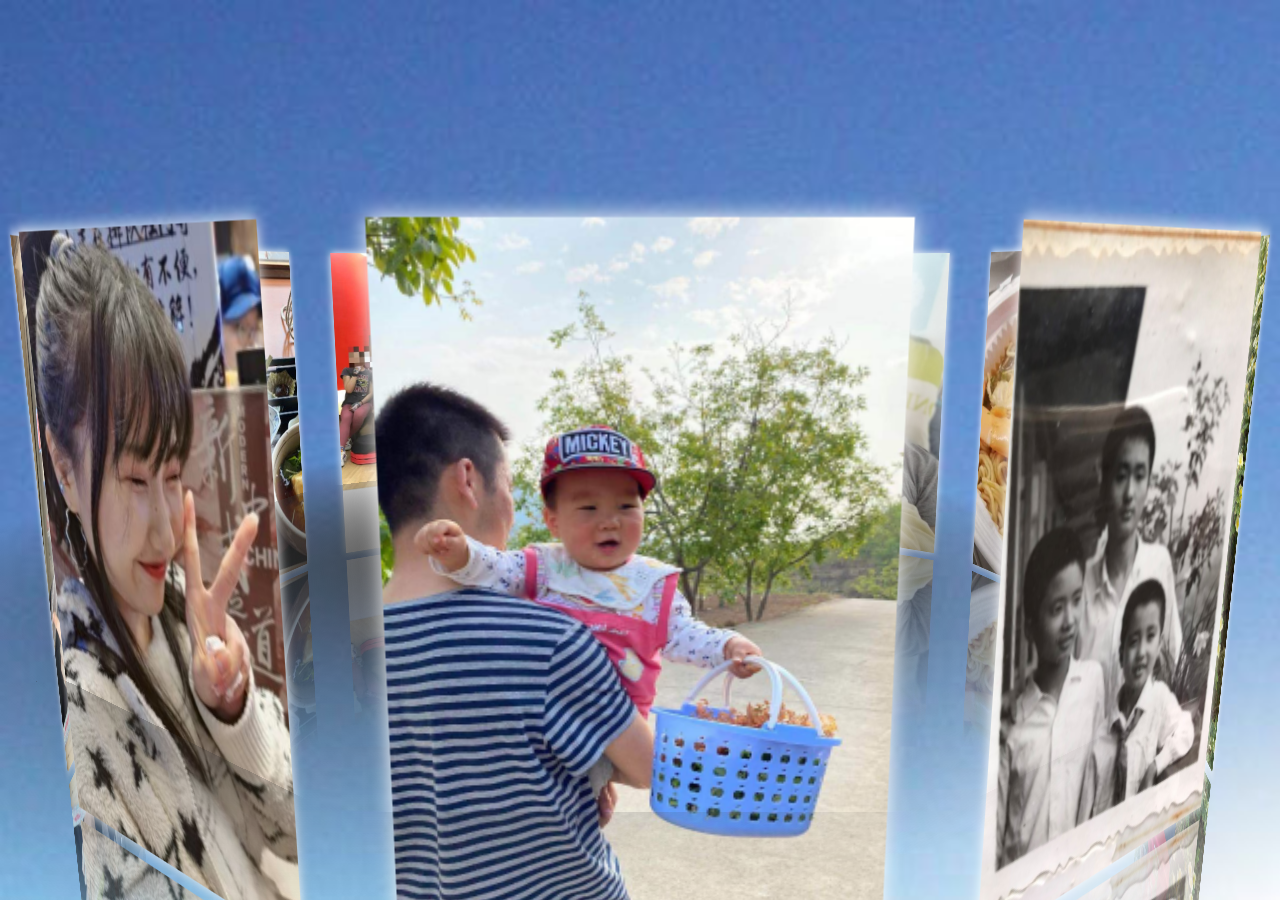
<file: birthdayGame/gallary.html>
<!DOCTYPE html>
<html lang="en">

<head>
	<meta charset="UTF-8">
	<title>六月故事会</title>
	<style>
		* {
			margin: 0;
			padding: 0;
		}

		html,
		body {
			height: 100%;
		}

		body {

			display: flex;

			perspective: 1000px;
			transform-style: preserve-3d;
			background-image: url(bg/love_bg.jpg);
			background-size: cover;
			height: 100%;
			width: 100%;
		}

		#box {
			position: relative;
			display: flex;
			width: 260px;
			height: 400px;
			margin: auto;
			transform-style: preserve-3d;
			transform: rotateX(-10deg);
		}

		#box>div {
			transform-style: preserve-3d;
			position: absolute;
			left: 0;
			top: 0;
			width: 100%;
			height: 100%;
			line-height: 260px;
			font-size: 50px;
			text-align: center;
			box-shadow: 0 0 10px #fff;
			-webkit-box-reflect: below 10px -webkit-linear-gradient(top, rgba(0, 0, 0, 0) 40%, rgba(0, 0, 0, .8) 100%);
		}

		/*  #box > div:nth-child(1){
					background: skyblue;
					transform: translate3d(0,0,300px) rotateY(45deg);
				}
				#box > div:nth-child(2){
					background: pink;
					transform: rotateY(0deg);
				}
				#box > div:nth-child(3){
					background: purple;
					transform: translate3d(0,0,300px) rotateY(-45deg);
				} 
		*/
		#box p {
			position: absolute;
			left: 0;
			top: 0;
			bottom: 0;
			right: 0;
			margin: auto;
			width: 1200px;
			height: 1200px;
			background: -webkit-radial-gradient(center center, 600px 600px, rgba(50, 50, 50, 1), rgba(0, 0, 0, 0));
			border-radius: 50%;
			transform: rotateX(90deg) translate3d(-600px, 0, -105px);
		}
	</style>
</head>

<body>
	<div id="box">
		<div></div>
		<div></div>
		<div></div>
		<div></div>
		<div></div>
		<div></div>
		<div></div>
		<div></div>
		<div></div>
		<div></div>
		<p></p>
	</div>
	<script>
		setTimeout(init, 100);
		function init() {
			var obox = document.getElementById('box'),
				aDiv = obox.getElementsByTagName('div');

			for (var i = 0; i < aDiv.length; i++) {
				aDiv[i].style.background = "url(birthday/" + (i) + ".jpg) center/cover";
				aDiv[i].style.transform = "rotateY(" + (i * 36) + "deg) translate3d(0,0,500px)";
				aDiv[i].style.transition = "transform 1s " + (aDiv.length - i) * 0.2 + "s";
			}
			var sX,
				sY,
				nX,
				nY,
				desX = 0,
				desY = 0,
				tX = 0,
				tY = 10,
				index = 0;//滚轮初始值
			document.addEventListener('touchstart', function (e) {

				clearInterval(obox.timer);
				e = e || window.event;
				var sX = e.changedTouches[0].clientX,
					sY = e.changedTouches[0].clientY;
				document.addEventListener('touchmove', function (e) {

					e = e || window.event;
					e.preventDefault();
					var nX = e.changedTouches[0].clientX,
						nY = e.changedTouches[0].clientY;
					// 当前点的坐标和前一点的坐标差值
					desX = nX - sX;
					desY = nY - sY;
					tX += desX * 0.1;
					tY += desY * 0.1;

					obox.style.transform = "rotateY(" + tX + "deg)";
					sX = nX;
					sY = nY;
				}, { passive: false });

				document.addEventListener('touchend', function () {
					this.ontouchmove = this.ontouchend = null;
					obox.timer = setInterval(function () {
						desX *= 0.95;
						desY *= 0.95;
						tX += desX * 0.1;
						tY += desY * 0.1;
						obox.style.transform = "rotateY(" + tX + "deg)";
						if (Math.abs(desX) < 0.5 && Math.abs(desY) < 0.5) {
							clearInterval(obox.timer);
						}
					}, 13);
				}, { passive: false });

				return false;
			}, { passive: false });
			//滚轮放大缩小
			mousewheel(document, function (e) {
				e = e || window.event;
				var d = e.wheelDelta / 120 || -e.detail / 3;
				if (d > 0) {
					index -= 20;
				} else {
					index += 30;
				}
				(index < (-500) && (index = (-500)));
				document.body.style.perspective = 1000 + index + "px";
			})
			function mousewheel(obj, fn) {
				document.onmousewheel === null ? obj.onmousewheel = fn : addEvent(obj, "DOMMouseScroll", fn)
			}
			function addEvent(obj, eName, fn) {
				obj.attachEvent ? obj.attachEvent("on" + eName, fn) : obj.addEventListener(eName, fn);
			}
		}
	</script>
</body>

</html>
</file>
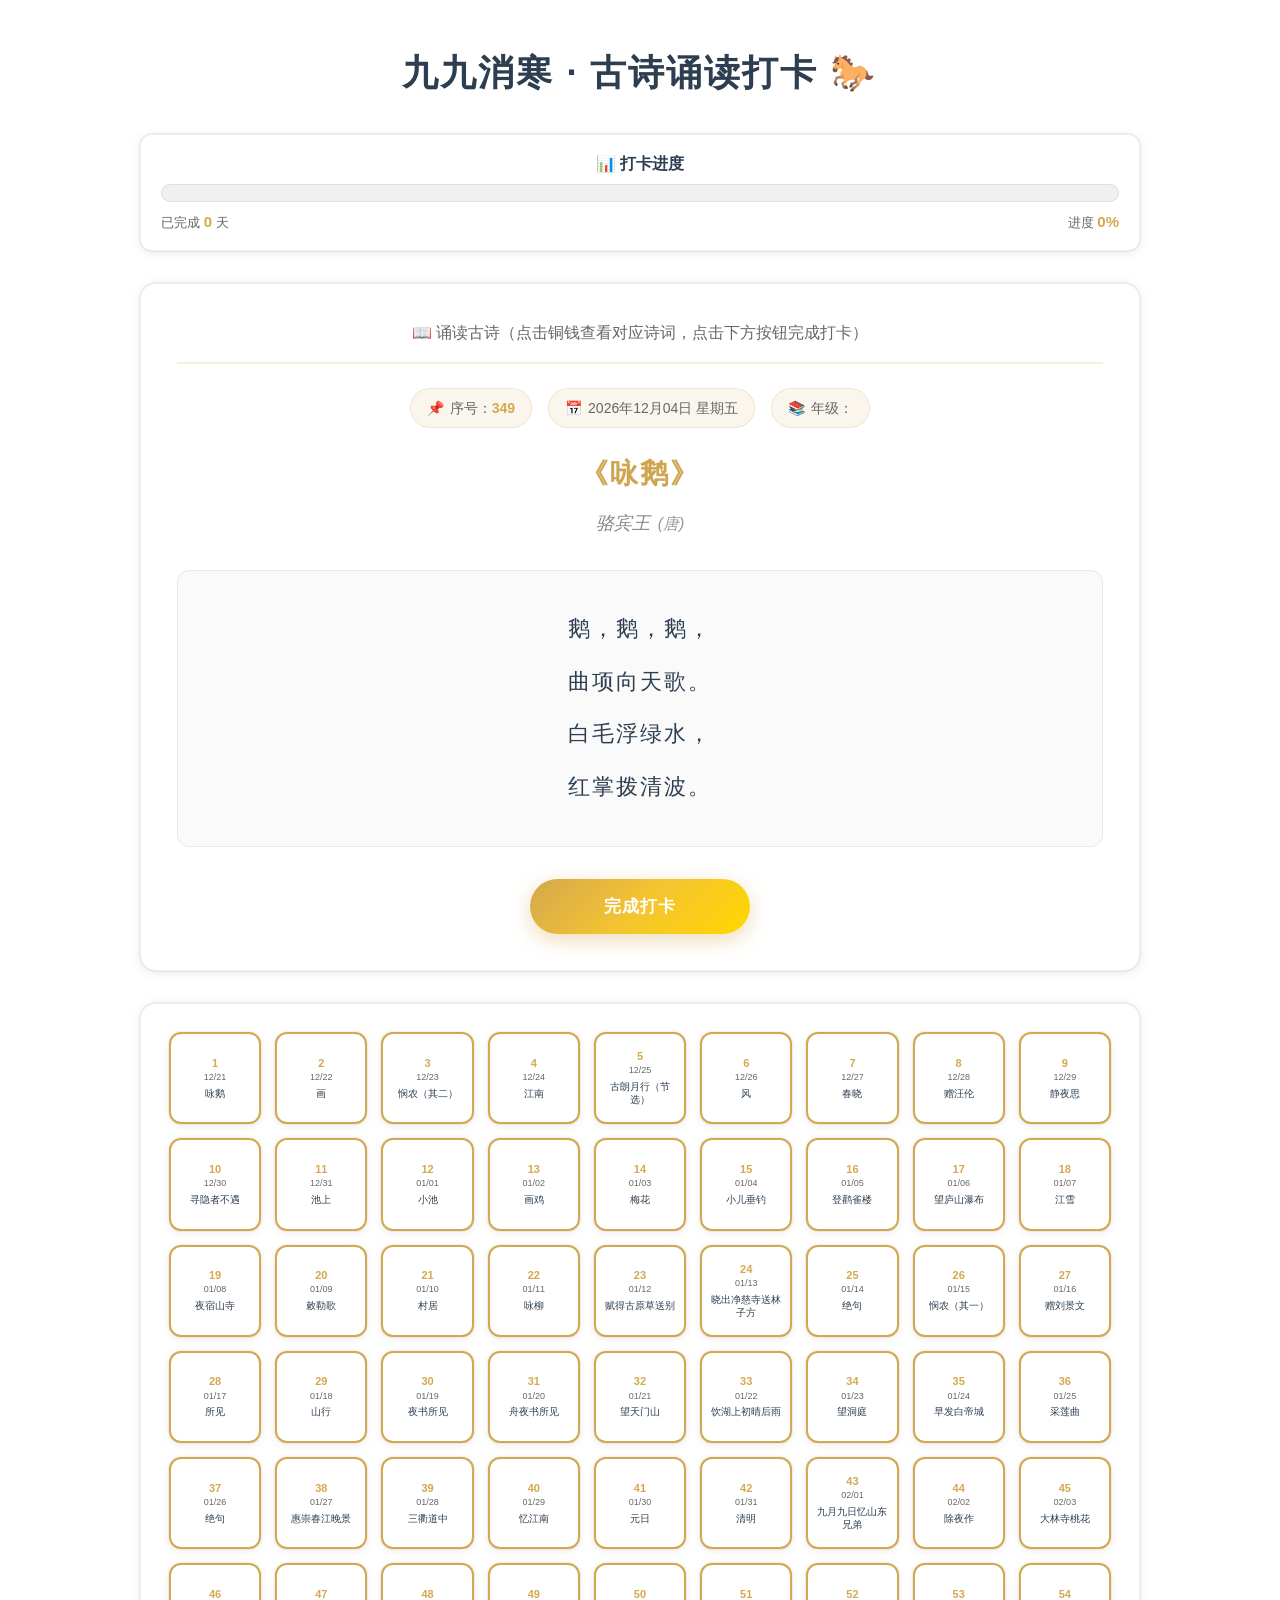
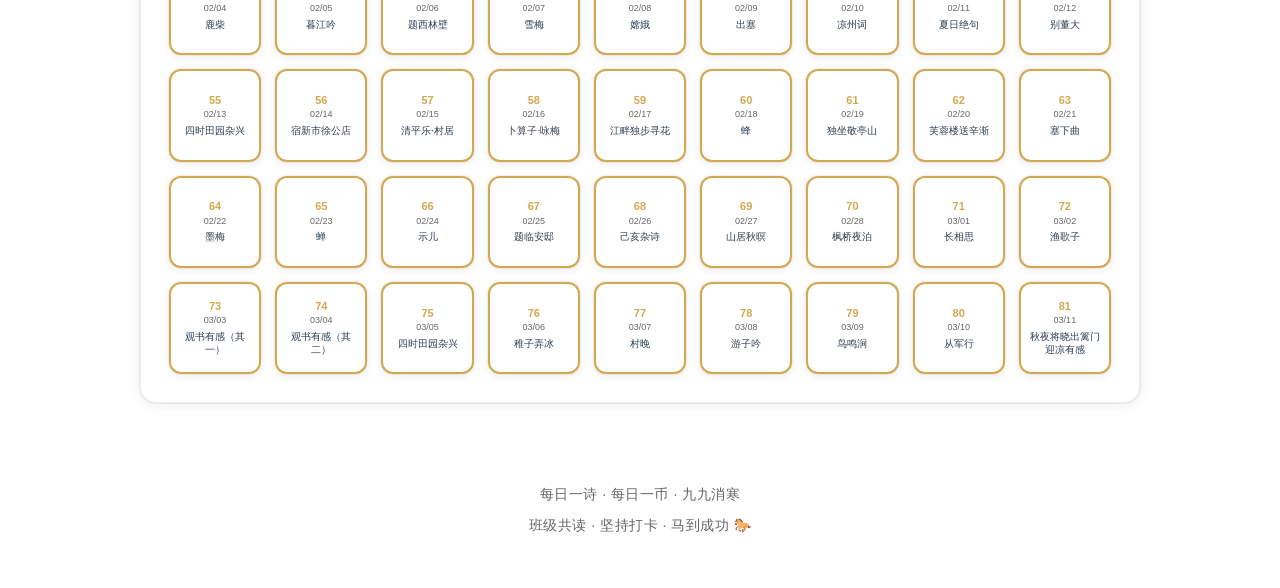
<file: school/九九消寒诗词打卡.html>
<!DOCTYPE html>
<html lang="zh-CN">
<head>
  <meta charset="UTF-8" />
  <title>景山学校远洋分校2025-2026 · 九九消寒 · 古诗诵读打卡</title>
  <meta name="viewport" content="width=device-width, initial-scale=1.0" />
  <style>
    * {
      box-sizing: border-box;
    }
    
    body {
      font-family: "PingFang SC", "Microsoft YaHei", "Helvetica Neue", Arial, sans-serif;
      background: #ffffff;
      min-height: 100vh;
      margin: 0;
      padding: 20px;
      color: #333;
      line-height: 1.6;
    }
    
    .container {
      max-width: 1000px;
      margin: 0 auto;
    }
    
    h1 {
      text-align: center;
      font-size: 36px;
      margin-bottom: 32px;
      color: #2c3e50;
      font-weight: 700;
      letter-spacing: 2px;
    }
    
    .intro {
      max-width: 100%;
      margin: 0 auto 24px;
      background: #ffffff;
      border-radius: 12px;
      padding: 16px 20px;
      box-shadow: 0 2px 12px rgba(0,0,0,0.08), 0 0 0 1px rgba(0,0,0,0.06);
      line-height: 1.6;
      border: 1px solid #f0f0f0;
    }
    
    .intro p {
      margin: 12px 0;
    }
    
    .intro strong {
      color: #d4a84f;
      font-weight: 600;
    }
    
    .task-badge {
      display: inline-block;
      background: linear-gradient(135deg, #d4a84f 0%, #c9a24d 100%);
      color: white;
      padding: 12px 20px;
      border-radius: 20px;
      font-weight: 500;
      margin-left: 8px;
      box-shadow: 0 4px 8px rgba(212,168,79,0.3);
      line-height: 1.6;
      cursor: pointer;
      transition: all 0.3s ease;
    }
    
    .task-badge:hover {
      transform: translateY(-2px);
      box-shadow: 0 6px 12px rgba(212,168,79,0.4);
    }
    
    .task-badge:active {
      transform: translateY(0);
    }
    
    .progress-info {
      text-align: center;
      margin: 0;
      padding: 0;
      font-size: 14px;
      color: #2c3e50;
    }
    
    .progress-text {
      margin-bottom: 8px;
      font-weight: 600;
      font-size: 16px;
      color: #2c3e50;
    }
    
    .progress-bar-container {
      width: 100%;
      height: 18px;
      background: #f0f0f0;
      border-radius: 9px;
      overflow: hidden;
      position: relative;
      border: 1px solid #e0e0e0;
    }
    
    .progress-bar {
      height: 100%;
      background: linear-gradient(90deg, #d4a84f 0%, #f4c430 100%);
      border-radius: 9px;
      transition: width 0.6s cubic-bezier(0.4, 0, 0.2, 1);
      position: relative;
      overflow: hidden;
    }
    
    .progress-stats {
      margin-top: 8px;
      display: flex;
      justify-content: space-between;
      font-size: 13px;
      color: #666;
    }
    
    .grid {
      display: grid;
      grid-template-columns: repeat(9, 1fr);
      gap: 14px;
      max-width: 100%;
      margin: 0 auto;
      padding: 28px;
      background: #ffffff;
      border-radius: 16px;
      box-shadow: 0 2px 12px rgba(0,0,0,0.08), 0 0 0 1px rgba(0,0,0,0.06);
      border: 1px solid #f0f0f0;
    }
    
    .coin {
      aspect-ratio: 1 / 1;
      border-radius: 12px;
      border: 2px solid #d4a84f;
      display: flex;
      flex-direction: column;
      align-items: center;
      justify-content: center;
      cursor: pointer;
      background: #ffffff;
      transition: all 0.3s cubic-bezier(0.4, 0, 0.2, 1);
      position: relative;
      overflow: hidden;
      box-shadow: 0 2px 8px rgba(0,0,0,0.08), 0 0 0 1px rgba(0,0,0,0.04);
      padding: 8px;
    }
    
    .coin-number {
      font-size: 11px;
      font-weight: 600;
      color: #d4a84f;
      line-height: 1.2;
      margin-bottom: 2px;
    }
    
    .coin-date {
      font-size: 9px;
      color: #666;
      line-height: 1.2;
      margin-bottom: 4px;
      white-space: nowrap;
      overflow: hidden;
      text-overflow: ellipsis;
      max-width: 100%;
    }
    
    .coin-title {
      font-size: 10px;
      font-weight: 500;
      color: #2c3e50;
      line-height: 1.3;
      text-align: center;
      display: -webkit-box;
      -webkit-line-clamp: 2;
      line-clamp: 2;
      -webkit-box-orient: vertical;
      overflow: hidden;
      word-break: break-all;
    }
    
    .coin::before {
      content: '';
      position: absolute;
      top: -50%;
      left: -50%;
      width: 200%;
      height: 200%;
      background: radial-gradient(circle, rgba(255,255,255,0.3) 0%, transparent 70%);
      opacity: 0;
      transition: opacity 0.3s ease;
    }
    
    .coin:hover::before {
      opacity: 1;
    }
    
    .coin:hover:not(.disabled) {
      transform: translateY(-4px) scale(1.05);
      box-shadow: 0 6px 16px rgba(212,168,79,0.25), 0 0 0 2px rgba(212,168,79,0.2);
      border-color: #d4a84f;
    }
    
    .coin.active {
      background: linear-gradient(135deg, #ffe8a3 0%, #f4c430 50%, #d4a84f 100%);
      color: #7a4b00;
      font-weight: bold;
      box-shadow: 0 4px 16px rgba(212,168,79,0.3), 
                  inset 0 2px 4px rgba(255,255,255,0.3);
      border-color: #b8943f;
    }
    
    .coin.active .coin-number {
      color: #7a4b00;
    }
    
    .coin.active .coin-date {
      color: #5a3a00;
    }
    
    .coin.active .coin-title {
      color: #5a3a00;
    }
    
    .coin.today:not(.active) {
      border: 3px solid #d4a84f;
      box-shadow: 0 0 0 3px rgba(212,168,79,0.15), 0 4px 12px rgba(212,168,79,0.2);
    }
    
    .coin:active:not(.disabled) {
      transform: translateY(-2px) scale(1.02);
    }
    
    .footer {
      text-align: center;
      margin-top: 48px;
      font-size: 14px;
      color: #666;
      padding: 24px;
    }
    
    .footer p {
      margin: 8px 0;
      font-weight: 400;
      letter-spacing: 0.5px;
    }
    
    .poem {
      max-width: 100%;
      margin: 32px auto;
      background: #ffffff;
      border-radius: 16px;
      padding: 36px;
      box-shadow: 0 2px 12px rgba(0,0,0,0.08), 0 0 0 1px rgba(0,0,0,0.06);
      border: 1px solid #f0f0f0;
    }
    
    .poem-header {
      font-size: 16px;
      font-weight: 500;
      color: #666;
      margin-bottom: 24px;
      padding-bottom: 16px;
      border-bottom: 2px solid rgba(212,168,79,0.2);
      text-align: center;
    }
    
    .poem-title {
      font-size: 28px;
      font-weight: 700;
      background: linear-gradient(135deg, #d4a84f 0%, #c9a24d 100%);
      -webkit-background-clip: text;
      -webkit-text-fill-color: transparent;
      background-clip: text;
      margin-bottom: 12px;
      text-align: center;
      letter-spacing: 2px;
    }
    
    .poem-meta {
      display: flex;
      flex-wrap: wrap;
      justify-content: center;
      gap: 16px;
      margin-bottom: 24px;
      font-size: 14px;
      color: #666;
    }
    
    .poem-meta-item {
      display: flex;
      align-items: center;
      gap: 6px;
      padding: 8px 16px;
      background: rgba(212,168,79,0.1);
      border-radius: 20px;
      border: 1px solid rgba(212,168,79,0.2);
    }
    
    .poem-meta-item strong {
      color: #d4a84f;
      font-weight: 600;
    }
    
    .poem-author {
      font-size: 18px;
      color: #888;
      margin-bottom: 32px;
      text-align: center;
      font-style: italic;
      font-weight: 400;
    }
    
    .poem-author-dynasty {
      color: #999;
      font-size: 16px;
      margin-left: 8px;
    }
    
    .poem-content {
      font-size: 22px;
      line-height: 2.4;
      color: #2c3e50;
      white-space: pre-line;
      text-align: center;
      font-weight: 400;
      letter-spacing: 2px;
      padding: 32px;
      background: #fafafa;
      border-radius: 12px;
      border: 1px solid #e8e8e8;
    }
    
    .checkin-button {
      display: block;
      width: 220px;
      margin: 32px auto 0;
      padding: 16px 32px;
      background: linear-gradient(135deg, #d4a84f 0%, #f4c430 50%, #ffd700 100%);
      color: white;
      border: none;
      border-radius: 30px;
      font-size: 17px;
      font-weight: 600;
      cursor: pointer;
      transition: all 0.3s cubic-bezier(0.4, 0, 0.2, 1);
      box-shadow: 0 6px 20px rgba(212,168,79,0.4), 0 0 0 0 rgba(212,168,79,0.5);
      position: relative;
      overflow: hidden;
      letter-spacing: 1px;
    }
    
    .checkin-button::before {
      content: '';
      position: absolute;
      top: 50%;
      left: 50%;
      width: 0;
      height: 0;
      border-radius: 50%;
      background: rgba(255,255,255,0.3);
      transform: translate(-50%, -50%);
      transition: width 0.6s, height 0.6s;
    }
    
    .checkin-button:hover::before {
      width: 300px;
      height: 300px;
    }
    
    .checkin-button:hover {
      transform: translateY(-3px) scale(1.02);
      box-shadow: 0 8px 25px rgba(212,168,79,0.5), 0 0 0 4px rgba(212,168,79,0.2);
    }
    
    .checkin-button:active {
      transform: translateY(-1px) scale(0.98);
    }
    
    .checkin-button.checked {
      background: linear-gradient(135deg, #95a5a6 0%, #7f8c8d 100%);
      box-shadow: 0 6px 20px rgba(149,165,166,0.4);
    }
    
    .checkin-button.checked:hover {
      box-shadow: 0 8px 25px rgba(149,165,166,0.5);
    }
    
    .checkin-button span {
      position: relative;
      z-index: 1;
    }
    
    @media (max-width: 768px) {
      body {
        padding: 12px;
      }
      
      h1 {
        font-size: 28px;
        margin-bottom: 20px;
      }
      
      .grid {
        grid-template-columns: repeat(6, 1fr);
        gap: 12px;
        padding: 24px;
      }
      
      .coin {
        padding: 6px;
        border-width: 2px;
      }
      
      .coin-number {
        font-size: 10px;
      }
      
      .coin-date {
        font-size: 8px;
      }
      
      .coin-title {
        font-size: 9px;
      }
      
      .intro, .poem {
        padding: 24px;
        border-radius: 20px;
      }
      
      .poem-content {
        font-size: 20px;
        line-height: 2.2;
        padding: 24px;
        letter-spacing: 1.5px;
      }
      
      .poem-title {
        font-size: 24px;
      }
      
      .poem-author {
        font-size: 16px;
      }
      
      .poem-meta {
        gap: 10px;
        font-size: 13px;
      }
      
      .poem-meta-item {
        padding: 6px 12px;
        font-size: 12px;
      }
      
      .poem-author-dynasty {
        font-size: 14px;
      }
      
      .checkin-button {
        width: 200px;
        padding: 14px 28px;
        font-size: 16px;
      }
      
      .progress-text {
        font-size: 14px;
        margin-bottom: 6px;
      }
      
      .progress-bar-container {
        height: 16px;
      }
      
      .progress-stats {
        font-size: 12px;
        margin-top: 6px;
      }
    }
    
    @media (max-width: 480px) {
      h1 {
        font-size: 24px;
      }
      
      .grid {
        grid-template-columns: repeat(5, 1fr);
        gap: 10px;
        padding: 20px;
      }
      
      .coin {
        padding: 5px;
        border-width: 2px;
      }
      
      .coin-number {
        font-size: 9px;
      }
      
      .coin-date {
        font-size: 7px;
      }
      
      .coin-title {
        font-size: 8px;
      }
      
      .poem-content {
        font-size: 18px;
        line-height: 2;
        padding: 20px;
        letter-spacing: 1px;
      }
      
      .poem-title {
        font-size: 22px;
      }
      
      .poem-meta {
        flex-direction: column;
        gap: 8px;
        font-size: 12px;
      }
      
      .poem-meta-item {
        padding: 6px 12px;
        font-size: 11px;
        width: 100%;
        justify-content: center;
      }
      
      .poem-author {
        font-size: 15px;
      }
      
      .poem-author-dynasty {
        font-size: 13px;
      }
      
      .checkin-button {
        width: 180px;
        padding: 12px 24px;
        font-size: 15px;
      }
      
      .intro, .poem {
        padding: 20px;
      }
    }
  </style>
</head>
<body>
  <div class="container">
    <h1>九九消寒 · 古诗诵读打卡 🐎</h1>

    <div class="intro">
      <div class="progress-info" id="progressInfo"></div>
    </div>

    <div class="poem">
      <div class="poem-header">📖 诵读古诗（点击铜钱查看对应诗词，点击下方按钮完成打卡）</div>
      <div id="todayPoem"></div>
      <button class="checkin-button" id="checkinButton" style="display: none;"><span>完成打卡</span></button>
    </div>

    <div class="grid" id="coinGrid"></div>

    <div class="footer">
      <p>每日一诗 · 每日一币 · 九九消寒</p>
      <p>班级共读 · 坚持打卡 · 马到成功 🐎</p>
    </div>
  </div>

  <script>
    const grid = document.getElementById('coinGrid');
    const total = 81;
    const startDate = new Date('2025-12-21');
    const today = new Date();
    const dayIndex = Math.floor((today - startDate) / (1000 * 60 * 60 * 24)) + 1;

    const poems = [
      {title: "咏鹅", author: "骆宾王", content: "鹅，鹅，鹅，\n曲项向天歌。\n白毛浮绿水，\n红掌拨清波。"},
      {title: "画", author: "王维", content: "远看山有色，\n近听水无声。\n春去花还在，\n人来鸟不惊。"},
      {title: "悯农（其二）", author: "李绅", content: "锄禾日当午，\n汗滴禾下土。\n谁知盘中餐，\n粒粒皆辛苦。"},
      {title: "江南", author: "汉乐府", content: "江南可采莲，\n莲叶何田田。\n鱼戏莲叶间。\n鱼戏莲叶东，\n鱼戏莲叶西，\n鱼戏莲叶南，\n鱼戏莲叶北。"},
      {title: "古朗月行（节选）", author: "李白", content: "小时不识月，\n呼作白玉盘。\n又疑瑶台镜，\n飞在青云端。"},
      {title: "风", author: "李峤", content: "解落三秋叶，\n能开二月花。\n过江千尺浪，\n入竹万竿斜。"},
      {title: "春晓", author: "孟浩然", content: "春眠不觉晓，\n处处闻啼鸟。\n夜来风雨声，\n花落知多少。"},
      {title: "赠汪伦", author: "李白", content: "李白乘舟将欲行，\n忽闻岸上踏歌声。\n桃花潭水深千尺，\n不及汪伦送我情。"},
      {title: "静夜思", author: "李白", content: "床前明月光，\n疑是地上霜。\n举头望明月，\n低头思故乡。"},
      {title: "寻隐者不遇", author: "贾岛", content: "松下问童子，\n言师采药去。\n只在此山中，\n云深不知处。"},
      {title: "池上", author: "白居易", content: "小娃撑小艇，\n偷采白莲回。\n不解藏踪迹，\n浮萍一道开。"},
      {title: "小池", author: "杨万里", content: "泉眼无声惜细流，\n树阴照水爱晴柔。\n小荷才露尖尖角，\n早有蜻蜓立上头。"},
      {title: "画鸡", author: "唐寅", content: "头上红冠不用裁，\n满身雪白走将来。\n平生不敢轻言语，\n一叫千门万户开。"},
      {title: "梅花", author: "王安石", content: "墙角数枝梅，\n凌寒独自开。\n遥知不是雪，\n为有暗香来。"},
      {title: "小儿垂钓", author: "胡令能", content: "蓬头稚子学垂纶，\n侧坐莓苔草映身。\n路人借问遥招手，\n怕得鱼惊不应人。"},
      {title: "登鹳雀楼", author: "王之涣", content: "白日依山尽，\n黄河入海流。\n欲穷千里目，\n更上一层楼。"},
      {title: "望庐山瀑布", author: "李白", content: "日照香炉生紫烟，\n遥看瀑布挂前川。\n飞流直下三千尺，\n疑是银河落九天。"},
      {title: "江雪", author: "柳宗元", content: "千山鸟飞绝，\n万径人踪灭。\n孤舟蓑笠翁，\n独钓寒江雪。"},
      {title: "夜宿山寺", author: "李白", content: "危楼高百尺，\n手可摘星辰。\n不敢高声语，\n恐惊天上人。"},
      {title: "敕勒歌", author: "北朝民歌", content: "敕勒川，阴山下。\n天似穹庐，笼盖四野。\n天苍苍，野茫茫。\n风吹草低见牛羊。"},
      {title: "村居", author: "高鼎", content: "草长莺飞二月天，\n拂堤杨柳醉春烟。\n儿童散学归来早，\n忙趁东风放纸鸢。"},
      {title: "咏柳", author: "贺知章", content: "碧玉妆成一树高，\n万条垂下绿丝绦。\n不知细叶谁裁出，\n二月春风似剪刀。"},
      {title: "赋得古原草送别", author: "白居易", content: "离离原上草，\n一岁一枯荣。\n野火烧不尽，\n春风吹又生。\n远芳侵古道，\n晴翠接荒城。\n又送王孙去，\n萋萋满别情。"},
      {title: "晓出净慈寺送林子方", author: "杨万里", content: "毕竟西湖六月中，\n风光不与四时同。\n接天莲叶无穷碧，\n映日荷花别样红。"},
      {title: "绝句", author: "杜甫", content: "两个黄鹂鸣翠柳，\n一行白鹭上青天。\n窗含西岭千秋雪，\n门泊东吴万里船。"},
      {title: "悯农（其一）", author: "李绅", content: "春种一粒粟，\n秋收万颗子。\n四海无闲田，\n农夫犹饿死。"},
      {title: "赠刘景文", author: "苏轼", content: "荷尽已无擎雨盖，\n菊残犹有傲霜枝。\n一年好景君须记，\n最是橙黄橘绿时。"},
      {title: "所见", author: "袁枚", content: "牧童骑黄牛，\n歌声振林樾。\n意欲捕鸣蝉，\n忽然闭口立。"},
      {title: "山行", author: "杜牧", content: "远上寒山石径斜，\n白云生处有人家。\n停车坐爱枫林晚，\n霜叶红于二月花。"},
      {title: "夜书所见", author: "叶绍翁", content: "萧萧梧叶送寒声，\n江上秋风动客情。\n知有儿童挑促织，\n夜深篱落一灯明。"},
      {title: "舟夜书所见", author: "查慎行", content: "月黑见渔灯，\n孤光一点萤。\n微微风簇浪，\n散作满河星。"},
      {title: "望天门山", author: "李白", content: "天门中断楚江开，\n碧水东流至此回。\n两岸青山相对出，\n孤帆一片日边来。"},
      {title: "饮湖上初晴后雨", author: "苏轼", content: "水光潋滟晴方好，\n山色空蒙雨亦奇。\n欲把西湖比西子，\n淡妆浓抹总相宜。"},
      {title: "望洞庭", author: "刘禹锡", content: "湖光秋月两相和，\n潭面无风镜未磨。\n遥望洞庭山水翠，\n白银盘里一青螺。"},
      {title: "早发白帝城", author: "李白", content: "朝辞白帝彩云间，\n千里江陵一日还。\n两岸猿声啼不住，\n轻舟已过万重山。"},
      {title: "采莲曲", author: "王昌龄", content: "荷叶罗裙一色裁，\n芙蓉向脸两边开。\n乱入池中看不见，\n闻歌始觉有人来。"},
      {title: "绝句", author: "杜甫", content: "迟日江山丽，\n春风花草香。\n泥融飞燕子，\n沙暖睡鸳鸯。"},
      {title: "惠崇春江晚景", author: "苏轼", content: "竹外桃花三两枝，\n春江水暖鸭先知。\n蒌蒿满地芦芽短，\n正是河豚欲上时。"},
      {title: "三衢道中", author: "曾几", content: "梅子黄时日日晴，\n小溪泛尽却山行。\n绿阴不减来时路，\n添得黄鹂四五声。"},
      {title: "忆江南", author: "白居易", content: "江南好，\n风景旧曾谙。\n日出江花红胜火，\n春来江水绿如蓝。\n能不忆江南？"},
      {title: "元日", author: "王安石", content: "爆竹声中一岁除，\n春风送暖入屠苏。\n千门万户曈曈日，\n总把新桃换旧符。"},
      {title: "清明", author: "杜牧", content: "清明时节雨纷纷，\n路上行人欲断魂。\n借问酒家何处有？\n牧童遥指杏花村。"},
      {title: "九月九日忆山东兄弟", author: "王维", content: "独在异乡为异客，\n每逢佳节倍思亲。\n遥知兄弟登高处，\n遍插茱萸少一人。"},
      {title: "除夜作", author: "高适", content: "旅馆寒灯独不眠，\n客心何事转凄然。\n故乡今夜思千里，\n霜鬓明朝又一年。"},
      {title: "大林寺桃花", author: "白居易", content: "人间四月芳菲尽，\n山寺桃花始盛开。\n长恨春归无觅处，\n不知转入此中来。"},
      {title: "鹿柴", author: "王维", content: "空山不见人，\n但闻人语响。\n返景入深林，\n复照青苔上。"},
      {title: "暮江吟", author: "白居易", content: "一道残阳铺水中，\n半江瑟瑟半江红。\n可怜九月初三夜，\n露似真珠月似弓。"},
      {title: "题西林壁", author: "苏轼", content: "横看成岭侧成峰，\n远近高低各不同。\n不识庐山真面目，\n只缘身在此山中。"},
      {title: "雪梅", author: "卢钺", content: "梅雪争春未肯降，\n骚人阁笔费评章。\n梅须逊雪三分白，\n雪却输梅一段香。"},
      {title: "嫦娥", author: "李商隐", content: "云母屏风烛影深，\n长河渐落晓星沉。\n嫦娥应悔偷灵药，\n碧海青天夜夜心。"},
      {title: "出塞", author: "王昌龄", content: "秦时明月汉时关，\n万里长征人未还。\n但使龙城飞将在，\n不教胡马度阴山。"},
      {title: "凉州词", author: "王翰", content: "葡萄美酒夜光杯，\n欲饮琵琶马上催。\n醉卧沙场君莫笑，\n古来征战几人回？"},
      {title: "夏日绝句", author: "李清照", content: "生当作人杰，\n死亦为鬼雄。\n至今思项羽，\n不肯过江东。"},
      {title: "别董大", author: "高适", content: "千里黄云白日曛，\n北风吹雁雪纷纷。\n莫愁前路无知己，\n天下谁人不识君。"},
      {title: "四时田园杂兴", author: "范成大", content: "昼出耘田夜绩麻，\n村庄儿女各当家。\n童孙未解供耕织，\n也傍桑阴学种瓜。"},
      {title: "宿新市徐公店", author: "杨万里", content: "篱落疏疏一径深，\n树头新绿未成阴。\n儿童急走追黄蝶，\n飞入菜花无处寻。"},
      {title: "清平乐·村居", author: "辛弃疾", content: "茅檐低小，溪上青青草。\n醉里吴音相媚好，白发谁家翁媪？\n大儿锄豆溪东，中儿正织鸡笼。\n最喜小儿亡赖，溪头卧剥莲蓬。"},
      {title: "卜算子·咏梅", author: "毛泽东", content: "风雨送春归，\n飞雪迎春到。\n已是悬崖百丈冰，\n犹有花枝俏。\n俏也不争春，\n只把春来报。\n待到山花烂漫时，\n她在丛中笑。"},
      {title: "江畔独步寻花", author: "杜甫", content: "黄四娘家花满蹊，\n千朵万朵压枝低。\n留连戏蝶时时舞，\n自在娇莺恰恰啼。"},
      {title: "蜂", author: "罗隐", content: "不论平地与山尖，\n无限风光尽被占。\n采得百花成蜜后，\n为谁辛苦为谁甜？"},
      {title: "独坐敬亭山", author: "李白", content: "众鸟高飞尽，\n孤云独去闲。\n相看两不厌，\n只有敬亭山。"},
      {title: "芙蓉楼送辛渐", author: "王昌龄", content: "寒雨连江夜入吴，\n平明送客楚山孤。\n洛阳亲友如相问，\n一片冰心在玉壶。"},
      {title: "塞下曲", author: "卢纶", content: "月黑雁飞高，\n单于夜遁逃。\n欲将轻骑逐，\n大雪满弓刀。"},
      {title: "墨梅", author: "王冕", content: "我家洗砚池头树，\n朵朵花开淡墨痕。\n不要人夸好颜色，\n只留清气满乾坤。"},
      {title: "蝉", author: "虞世南", content: "垂緌饮清露，\n流响出疏桐。\n居高声自远，\n非是藉秋风。"},
      {title: "示儿", author: "陆游", content: "死去元知万事空，\n但悲不见九州同。\n王师北定中原日，\n家祭无忘告乃翁。"},
      {title: "题临安邸", author: "林升", content: "山外青山楼外楼，\n西湖歌舞几时休？\n暖风熏得游人醉，\n直把杭州作汴州。"},
      {title: "己亥杂诗", author: "龚自珍", content: "九州生气恃风雷，\n万马齐喑究可哀。\n我劝天公重抖擞，\n不拘一格降人才。"},
      {title: "山居秋暝", author: "王维", content: "空山新雨后，\n天气晚来秋。\n明月松间照，\n清泉石上流。\n竹喧归浣女，\n莲动下渔舟。\n随意春芳歇，\n王孙自可留。"},
      {title: "枫桥夜泊", author: "张继", content: "月落乌啼霜满天，\n江枫渔火对愁眠。\n姑苏城外寒山寺，\n夜半钟声到客船。"},
      {title: "长相思", author: "纳兰性德", content: "山一程，水一程，\n身向榆关那畔行，\n夜深千帐灯。\n风一更，雪一更，\n聒碎乡心梦不成，\n故园无此声。"},
      {title: "渔歌子", author: "张志和", content: "西塞山前白鹭飞，\n桃花流水鳜鱼肥。\n青箬笠，绿蓑衣，\n斜风细雨不须归。"},
      {title: "观书有感（其一）", author: "朱熹", content: "半亩方塘一鉴开，\n天光云影共徘徊。\n问渠那得清如许？\n为有源头活水来。"},
      {title: "观书有感（其二）", author: "朱熹", content: "昨夜江边春水生，\n蒙冲巨舰一毛轻。\n向来枉费推移力，\n此日中流自在行。"},
      {title: "四时田园杂兴", author: "范成大", content: "梅子金黄杏子肥，\n麦花雪白菜花稀。\n日长篱落无人过，\n惟有蜻蜓蛱蝶飞。"},
      {title: "稚子弄冰", author: "杨万里", content: "稚子金盆脱晓冰，\n彩丝穿取当银钲。\n敲成玉磬穿林响，\n忽作玻璃碎地声。"},
      {title: "村晚", author: "雷震", content: "草满池塘水满陂，\n山衔落日浸寒漪。\n牧童归去横牛背，\n短笛无腔信口吹。"},
      {title: "游子吟", author: "孟郊", content: "慈母手中线，\n游子身上衣。\n临行密密缝，\n意恐迟迟归。\n谁言寸草心，\n报得三春晖。"},
      {title: "鸟鸣涧", author: "王维", content: "人闲桂花落，\n夜静春山空。\n月出惊山鸟，\n时鸣春涧中。"},
      {title: "从军行", author: "王昌龄", content: "青海长云暗雪山，\n孤城遥望玉门关。\n黄沙百战穿金甲，\n不破楼兰终不还。"},
      {title: "秋夜将晓出篱门迎凉有感", author: "陆游", content: "三万里河东入海，\n五千仞岳上摩天。\n遗民泪尽胡尘里，\n南望王师又一年。"}
    ];

    const saved = JSON.parse(localStorage.getItem('coins') || '[]');
    const completedCount = saved.length;
    const progressPercent = Math.round((completedCount / total) * 100);

    // Format date display
    function formatDate(date) {
      const year = date.getFullYear();
      const month = String(date.getMonth() + 1).padStart(2, '0');
      const day = String(date.getDate()).padStart(2, '0');
      const weekdays = ['星期日', '星期一', '星期二', '星期三', '星期四', '星期五', '星期六'];
      const weekday = weekdays[date.getDay()];
      return `${year}年${month}月${day}日 ${weekday}`;
    }
    
    // Get date for a specific day index
    function getDateForIndex(index) {
      const date = new Date(startDate);
      date.setDate(date.getDate() + index - 1);
      return formatDate(date);
    }
    
    // Format short date for coin display (MM/DD)
    function formatShortDate(date) {
      const month = String(date.getMonth() + 1).padStart(2, '0');
      const day = String(date.getDate()).padStart(2, '0');
      return `${month}/${day}`;
    }
    
    // Get short date for a specific day index
    function getShortDateForIndex(index) {
      const date = new Date(startDate);
      date.setDate(date.getDate() + index - 1);
      return formatShortDate(date);
    }
    
    // Grade levels array (81 items)
    const grades = [
      "一年级上册", "一年级上册", "一年级上册", "一年级上册", "一年级上册", "一年级上册", "一年级上册", "一年级上册", "一年级上册",
      "一年级下册", "一年级下册", "一年级下册", "一年级下册", "一年级下册", "一年级下册", "一年级下册", "一年级下册", "一年级下册",
      "二年级上册", "二年级上册", "二年级上册", "二年级上册", "二年级上册", "二年级上册", "二年级上册", "二年级上册", "二年级上册",
      "二年级下册", "二年级下册", "二年级下册", "二年级下册", "二年级下册", "二年级下册", "二年级下册", "二年级下册", "二年级下册",
      "三年级上册", "三年级上册", "三年级上册", "三年级上册", "三年级上册", "三年级上册", "三年级上册", "三年级上册", "三年级上册",
      "三年级下册", "三年级下册", "三年级下册", "三年级下册", "三年级下册", "三年级下册", "三年级下册", "三年级下册", "三年级下册",
      "四年级上册", "四年级上册", "四年级上册", "四年级上册", "四年级上册", "四年级上册", "四年级上册", "四年级上册", "四年级上册",
      "四年级下册", "四年级下册", "四年级下册", "四年级下册", "四年级下册", "四年级下册", "四年级下册", "四年级下册", "四年级下册",
      "五年级上册", "五年级上册", "五年级上册", "五年级上册", "五年级上册", "五年级上册", "五年级上册", "五年级上册", "五年级上册"
    ];
    
    // Author dynasties mapping
    const authorDynasties = {
      "骆宾王": "唐", "王维": "唐", "李绅": "唐", "汉乐府": "", "李白": "唐", "李峤": "唐", "孟浩然": "唐",
      "贾岛": "唐", "白居易": "唐", "杨万里": "宋", "唐寅": "明", "王安石": "宋", "胡令能": "唐", "王之涣": "唐",
      "柳宗元": "唐", "北朝民歌": "", "高鼎": "清", "贺知章": "唐", "杜甫": "唐", "苏轼": "宋", "袁枚": "清",
      "杜牧": "唐", "叶绍翁": "宋", "查慎行": "清", "刘禹锡": "唐", "王昌龄": "唐", "曾几": "宋", "范成大": "宋",
      "辛弃疾": "宋", "毛泽东": "现代", "罗隐": "唐", "王冕": "元", "虞世南": "唐", "陆游": "宋", "林升": "宋",
      "龚自珍": "清", "张继": "唐", "纳兰性德": "清", "张志和": "唐", "朱熹": "宋", "雷震": "宋", "孟郊": "唐",
      "卢纶": "唐", "李商隐": "唐", "王翰": "唐", "李清照": "宋", "高适": "唐"
    };

    // Function to update progress display
    function updateProgressDisplay() {
      const currentCompleted = saved.length;
      const currentPercent = Math.round((currentCompleted / total) * 100);
      document.getElementById('progressInfo').innerHTML = `
        <div class="progress-text">📊 打卡进度</div>
        <div class="progress-bar-container">
          <div class="progress-bar" style="width: ${currentPercent}%"></div>
        </div>
        <div class="progress-stats">
          <span>已完成 <strong style="color: #d4a84f; font-size: 15px;">${currentCompleted}</strong> 天</span>
          <span>进度 <strong style="color: #d4a84f; font-size: 15px;">${currentPercent}%</strong></span>
        </div>
      `;
    }
    
    updateProgressDisplay();

    // Function to render poem with all info
    function renderPoem(index, poem) {
      const date = getDateForIndex(index);
      const grade = grades[index - 1] || '';
      const dynasty = authorDynasties[poem.author] || '';
      const authorDisplay = dynasty ? `${poem.author}<span class="poem-author-dynasty">(${dynasty})</span>` : poem.author;
      
      return `
        <div class="poem-meta">
          <div class="poem-meta-item">
            <span>📌</span>
            <span>序号：<strong>${index}</strong></span>
          </div>
          <div class="poem-meta-item">
            <span>📅</span>
            <span>${date}</span>
          </div>
          <div class="poem-meta-item">
            <span>📚</span>
            <span>年级：<strong>${grade}</strong></span>
          </div>
        </div>
        <div class="poem-title">《${poem.title}》</div>
        <div class="poem-author">${authorDisplay}</div>
        <div class="poem-content">${poem.content}</div>
      `;
    }
    
    // Show today's poem by default, but allow clicking any coin to view its poem
    const todayPoem = poems[dayIndex - 1] || poems[0];
    const poemDiv = document.getElementById('todayPoem');
    if (todayPoem) {
      poemDiv.innerHTML = renderPoem(dayIndex, todayPoem);
      // Show checkin button for today's poem
      const checkinButton = document.getElementById('checkinButton');
      checkinButton.style.display = 'block';
    } else {
      poemDiv.innerHTML = '<div style="text-align: center; color: #999; padding: 20px;">暂无诗词</div>';
    }
    
    // Track current viewing coin index
    let currentViewingIndex = dayIndex;
    
    // Function to update poem display
    function updatePoem(index) {
      const poem = poems[index - 1];
      if (poem) {
        currentViewingIndex = index;
        poemDiv.innerHTML = renderPoem(index, poem);
        
        // Show checkin button and update its state
        const checkinButton = document.getElementById('checkinButton');
        checkinButton.style.display = 'block';
        updateCheckinButton();
      }
    }
    
    // Function to update checkin button state
    function updateCheckinButton() {
      const checkinButton = document.getElementById('checkinButton');
      const buttonSpan = checkinButton.querySelector('span');
      const isChecked = saved.includes(currentViewingIndex);
      
      if (isChecked) {
        buttonSpan.textContent = '已打卡 ✓';
        checkinButton.classList.add('checked');
      } else {
        buttonSpan.textContent = '完成打卡';
        checkinButton.classList.remove('checked');
      }
    }
    
    // Function to perform checkin
    function performCheckin() {
      const coin = coinElements[currentViewingIndex - 1];
      if (!coin) return;
      
      const wasActive = coin.classList.contains('active');
      coin.classList.toggle('active');
      
      if (!wasActive && !saved.includes(currentViewingIndex)) {
        saved.push(currentViewingIndex);
        localStorage.setItem('coins', JSON.stringify(saved));
        
        // Update progress
        updateProgressDisplay();
        
        // Add celebration effect
        coin.style.animation = 'none';
        setTimeout(() => {
          coin.style.animation = 'coinGlow 2s ease-in-out infinite';
        }, 10);
      } else if (wasActive) {
        const index = saved.indexOf(currentViewingIndex);
        if (index > -1) {
          saved.splice(index, 1);
          localStorage.setItem('coins', JSON.stringify(saved));
          
          // Update progress
          updateProgressDisplay();
        }
      }
      
      updateCheckinButton();
    }
    
    // Store all coin elements
    const coinElements = [];
    
    // Function to highlight a specific coin
    function highlightCoin(index) {
      // Remove highlight from all coins
      coinElements.forEach(coin => {
        coin.classList.remove('today');
      });
      
      // Add highlight to target coin
      if (index > 0 && index <= total) {
        const targetCoin = coinElements[index - 1];
        if (targetCoin) {
          targetCoin.classList.add('today');
          
          // Scroll to the coin
          targetCoin.scrollIntoView({ 
            behavior: 'smooth', 
            block: 'center',
            inline: 'center'
          });
          
          // Add a temporary highlight animation
          targetCoin.style.transition = 'all 0.3s ease';
          setTimeout(() => {
            targetCoin.style.transition = '';
          }, 300);
        }
      }
    }

    for (let i = 1; i <= total; i++) {
      const coin = document.createElement('div');
      coin.className = 'coin';
      
      const poem = poems[i - 1];
      const shortDate = getShortDateForIndex(i);
      const poemTitle = poem ? poem.title : '';
      
      coin.innerHTML = `
        <div class="coin-number">${i}</div>
        <div class="coin-date">${shortDate}</div>
        <div class="coin-title">${poemTitle}</div>
      `;

      if (saved.includes(i)) {
        coin.classList.add('active');
      }

      if (i === dayIndex) {
        coin.classList.add('today');
      }

      // Store coin element reference
      coinElements.push(coin);
      
      coin.addEventListener('click', () => {
        // Only update poem display when clicking a coin (view only, no checkin)
        updatePoem(i);
        
        // Highlight clicked coin
        highlightCoin(i);
      });

      grid.appendChild(coin);
    }
    
    // Add click event to checkin button
    const checkinButton = document.getElementById('checkinButton');
    checkinButton.addEventListener('click', performCheckin);
    
    // Initialize checkin button state
    if (todayPoem) {
      updateCheckinButton();
    }
  </script>
</body>
</html>
</file>
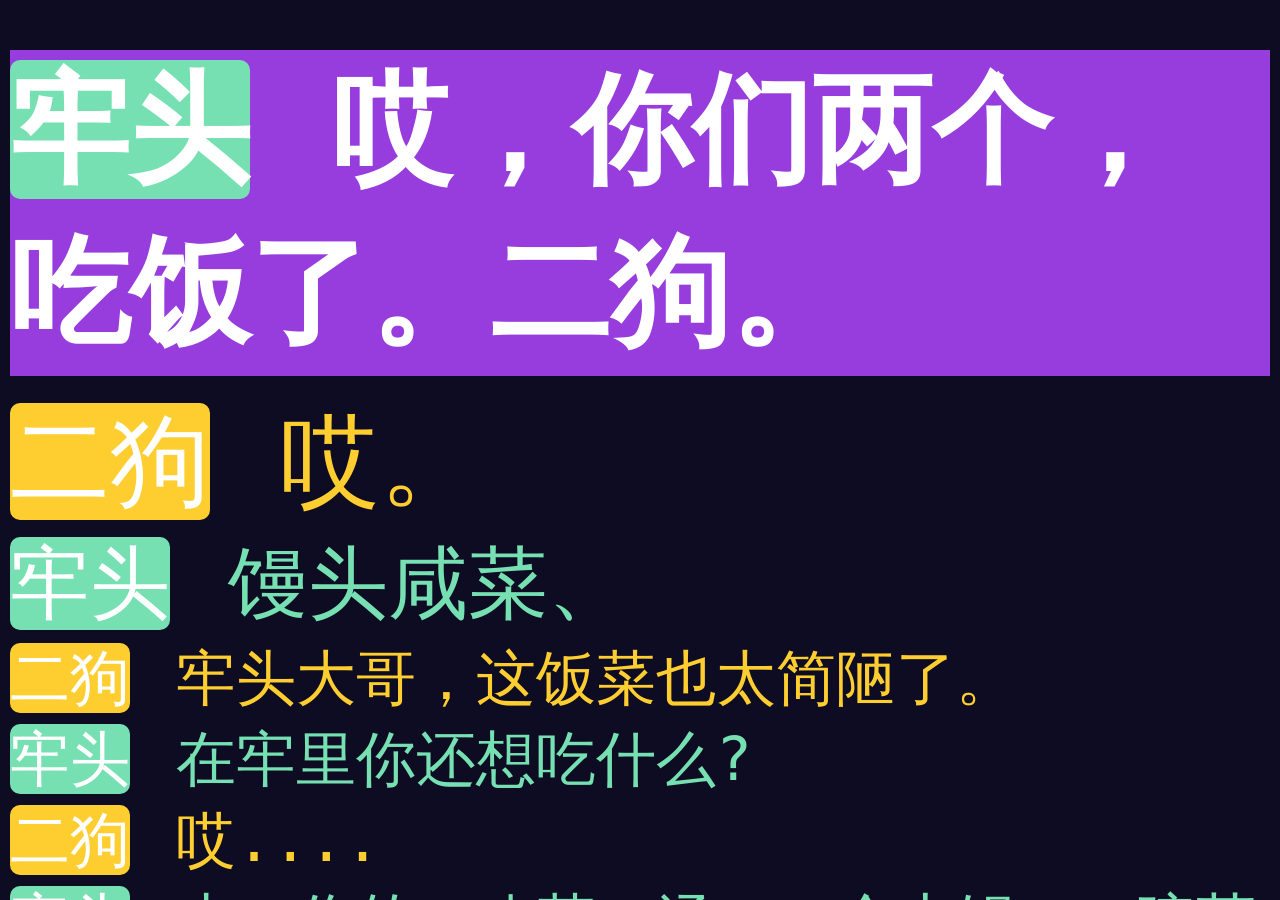
<file: teleprompter/提词器.html>
<!DOCTYPE html>
<html lang="en">

<head>
    <meta charset="UTF-8">
    <meta name="viewport" content="width=device-width, initial-scale=1.0">
    <style>
        body {
            margin: 0;
            height: 100vh;
            font-family: monospace;
            /* 设置页面高度占满视口 */
            display: flex;
            justify-content: center;
            align-items: center;
            overflow: hidden;
            flex-direction: column;
            font-size: 60px;
            background-color: #0E0C23;
            color: #ffffff;
            /* 禁止页面滚动 */
        }

        #linesContainer {

            /* 容器高度明确 */
            overflow-y: auto;
            /* 启用滚动条 */

            /* 容器宽度 */
            padding: 10px;
            box-sizing: border-box;
        }

        .highlight {
            margin: 20px 0px;
            font-size: 120px !important;
            color: #ffffff !important;
            font-weight: bold;
            background: #973DDD;
        }


        .secondHighlight {
            font-size: 100px;
        }

        .thirdHighlight {
            font-size: 80px;
        }

        .lines {
            margin-top: 20px;
        }

        span.role {
            border-radius: 10px;
            color: white !important;
        }

        .role {
            margin-right: 10px;
        }

        div.erdog {
            color: #FECE31
        }

        .erdog .role {
            background: #FECE31
        }

        div.songjiang {
            color: #F082AC
        }

        .songjiang .role {
            background: #F082AC
        }


        div.laotou {
            color: #77E0B3
        }

        .laotou .role {
            background: #77E0B3
        }


        div.shiqian {
            color: #FF7A53
        }

        .shiqian .role {
            background: #FF7A53
        }


        div.wusong {
            color: #6b8cff
        }

        .wusong .role {
            background: #6b8cff
        }

        div.gaoqiu {
            color: #3AB5E0
        }

        .gaoqiu .role {
            background: #3AB5E0
        }

        div.shiguan {
            color: #6F54DF
        }

        .shiguan .role {
            background: #6F54DF
        }
    </style>
</head>

<body>
    <!-- <input type="file" id="fileInput" accept=".txt"> -->
    <div class="lines" id="linesContainer"></div>

    <script>
        const fileInput = document.getElementById('fileInput');
        const linesContainer = document.getElementById('linesContainer');
        // let lines = [];
        let currentIndex = 0;

        // Function to highlight the current line
        function highlightCurrentLine() {

            // Ensure highlighted line is centered in the viewport
            const highlightedLine = document.querySelectorAll('#linesContainer>div')[currentIndex];
            const secondHighlight = document.querySelectorAll('#linesContainer>div')[currentIndex + 1];
            const thirdHighlight = document.querySelectorAll('#linesContainer>div')[currentIndex + 2];


            if (highlightedLine) {

                document.querySelectorAll('#linesContainer>div').forEach((d, index) => {
                    d.classList.remove('highlight');
                    d.classList.remove('secondHighlight');
                    d.classList.remove('thirdHighlight');
                });

                // Add highlight to the clicked div
                highlightedLine.classList.add('highlight');
                secondHighlight?.classList.add('secondHighlight');
                thirdHighlight?.classList.add('thirdHighlight');

                setTimeout(() => {
                    const containerHeight = linesContainer.offsetHeight;
                    const lineHeight = highlightedLine.offsetHeight;
                    const lineOffsetTop = highlightedLine.offsetTop;

                    // Calculate scroll position to center the highlighted line
                    const scrollTop = lineOffsetTop - (containerHeight / 2) + (lineHeight / 2);
                    linesContainer.scrollTo({
                        top: scrollTop,
                        behavior: 'smooth',
                    })
                    highlightedLine.offsetHeight;
                }, 1);
            }
        }

        // Function to move to the next line
        function nextLine() {
            if (currentIndex < lines.length - 1) {
                currentIndex++;
                highlightCurrentLine();
            }
        }

        // Function to move to the previous line
        function previousLine() {
            if (currentIndex > 0) {
                currentIndex--;
                highlightCurrentLine();
            }
        }

        // Function to render lines
        function renderLines() {
            linesContainer.innerHTML = '';
            lines.forEach((line, index) => {
                const div = document.createElement('div');

                if (line.startsWith('二狗')) {
                    div.classList.add('erdog');
                }
                if (line.startsWith('宋江')) {
                    div.classList.add('songjiang');
                }
                if (line.startsWith('牢头')) {
                    div.classList.add('laotou');
                }
                if (line.startsWith('时迁')) {
                    div.classList.add('shiqian');
                }
                if (line.startsWith('武松')) {
                    div.classList.add('wusong');
                }
                if (line.startsWith('高俅')) {
                    div.classList.add('gaoqiu');
                }
                if (line.startsWith('史官')) {
                    div.classList.add('shiguan');
                }

                ['二狗', '宋江', '牢头', '时迁', '武松', '高俅', '史官'].map((text) => {
                    line = line.replace(new RegExp(`^${text}`), `<span class='role'>${text}</span>`);
                });

                div.innerHTML = line;
                linesContainer.appendChild(div);
            });

            attachClickHandlers();
        }

        // Function to handle click on divs
        function attachClickHandlers() {
            const divs = document.querySelectorAll('#linesContainer div');
            divs.forEach((div, index) => {
                div.addEventListener('click', () => {
                    currentIndex = index;
                    highlightCurrentLine();
                });
            });
        }

        // // Handle file input change
        // fileInput.addEventListener('change', (event) => {
        //     const file = event.target.files[0];
        //     if (file) {
        //         const reader = new FileReader();
        //         reader.onload = (e) => {
        //             // Split text content into lines
        //             lines = e.target.result.split('\n').map(line => line.trim()).filter(line => line);
        //             renderLines();
        //             currentIndex = 0;
        //             highlightCurrentLine();
        //         };
        //         reader.readAsText(file);
        //     }
        // });

        // Listen for the down arrow key to go to the next line
        document.addEventListener('keydown', (event) => {
            if (event.key === 'ArrowDown') {
                nextLine();
            } else if (event.key === 'ArrowUp') {
                previousLine();
            }
        });

        const text = `
        牢头 哎，你们两个，吃饭了。二狗。
二狗 哎。
牢头 馒头咸菜、
二狗 牢头大哥，这饭菜也太简陋了。
牢头 在牢里你还想吃什么?
二狗 哎....
牢头 来，你的，八菜一汤，一个火锅，一碗茅台。烤全羊一会儿给你上来啊。
二狗 不是你为啥吃这么丰盛啊?
宋江 小兄弟，你要想吃的话，你吃好了。
二狗 那你吃啥呀?
宋江 我上一顿还没吃完呢
二狗 卧…太丰盛了!那我不客气了啊，你人真好，谢谢啊。哎，我想问一下，你为啥待遇这么好啊?
宋江 哎，毕竟是断头饭嘛。
二狗 留着当夜宵吧。
宋江 小兄弟怎么称呼啊?
二狗 啊，我叫二狗。
宋江 哪个二狗?
二狗 这俩儿字儿，有哪个呀，就是最普通的二狗。
宋江 好名字!
二狗 你呢?
宋江 在下宋江!
二狗 梁山那个宋江?
宋江 行不更名坐不改姓，及时雨宋江是也
二狗 我真没想到，在牢里能碰见您，
宋江 小兄弟是为何被关进这大牢啊?
二狗 我是因为昨天吹唢呐扰民，我让人拘留一天，明儿我就放了。
宋江 那咱俩差不多呀，我也就在这待一天。
二狗 是吗?
宋江 我明儿斩首。
二狗 差好多呀。您是怎么闹到要斩首的呀?
宋江 哎呀，即兴写了一首小诗，冒犯了高俅高太尉。
二狗 写诗这么严重啊?写的啥呀?
宋江 哎，我在这墙上又写了一遍。
二狗 不是这也太潦草了，看不清啊。
宋江 终一生度世人和终一世度一人。都不如砍死高俅那个老贼!砍他!弄丫的!
二狗 这么直白也叫诗吗?
宋江 哈哈哈，失态了。小兄弟，既然你我狱友一场，不如今日结为异姓兄弟如何呀?
二狗 结拜?
宋江 不求同年同月同日生，但求...
二狗 哎!可不敢同日死啊!明儿我就放了。
宋江 哎~死不了的，今天我就会救你出去。
二狗 不用了，明儿我就放了。
宋江 一会儿我的兄弟们会来劫狱，到时候把你一起劫走。
二狗 明儿我就放了!
宋江 既然明儿你就放了，那今天我就把你救走!
二狗 为啥呀!明儿我就放了!
宋江 明天走，那是你等来的自由。但你今天走，那是你争取来的自由!
二狗 你这么一说，我就完全不明白了。这也太抽象了!
宋江 哎呀，你怎么不明白呀，狗剩兄弟
二狗 我叫二狗!
牢头 吵什么呢?吵什么呢?
二狗 呃
牢头 干嘛呢
二狗 没干嘛呀，玩抽象呢
牢头 我抽你信不信!哎，这墙上写的什么呀?啊?
二狗 还好写的潦草哈哈
牢头 终一生度... 反诗!
二狗 咋看出来的呀?!
牢头 谁写的!
宋江 哼!我写的!
牢头 你上一边去!当我瞎呢?这不有落款吗?二狗。
二狗 字体都不一样!
牢头 好你个二狗，刑期加一个月。好好反省啊。
二狗 不是，哎，为啥加一个月!
牢头 老实点。
二狗 大哥，哎..
宋江 不好意思啊，让你刑期加重了，三狗。
二狗 二狗
宋江 我今天一定会带你出去的。
二狗 你别折腾了，英雄。我就扰个民，我待一天。我现在待一个月了。我再也不玩抽象了。
宋江 哎你放心吧，我们梁山的兄弟早已经在来的路上了。
二狗 梁山好汉。我听说过，108个英雄各个身怀绝技，
宋江 你对我们梁山好汉如此了解，莫不是早就想加入我们了。
二狗 那倒没有，吃面的时候收集过你们的水浒卡。
时迁 梁山好汉，时迁来也!
二狗  鼓上蚤时迁!
宋江 时迁兄弟。
时迁 宋江哥哥，我这就来救你!
宋江 好!
二狗 这是要发功了吗?这可是梁山轻功最好的英雄啊!这一招轻功….拜年了嘛。
宋江 哎呀，石迁兄弟，过年好啊!
时迁 这叫什么话。哥哥，我这就带你出去。
宋江 好!
时迁 闲人闪开!哥，你是不是吃胖了。
二狗 绝对的!
宋江 哎呀，最近在这牢房内，食欲不好，根本吃不下呀
二狗 帝王蟹狗吃的。
时迁 这位吐槽怪是?
宋江 哦，我来介绍，这位是土狗兄弟
二狗 二狗
宋江 这是咱们梁山第109位好汉
时迁 来了?老弟。
二狗 我没入伙呢。
宋江 他今天会和咱们一起越狱
时迁 走!
宋江 走。
二狗 哎呀，我不走!二位英雄，我待一个月我就放了
宋江 唉，那是因为你还不了解你时迁哥哥。
二狗 我为啥要了解时迁啊?
宋江 时迁在我们梁山上那是响当当的小偷。
二狗 有什么好骄傲的
时迁 拿着。
二狗 唔，我的钱袋，不是你什么时候偷的呀。
时迁  拿着。
二狗 这也太快了吧，您离他远一点吧，啊，这太可怕了。
宋江 哈哈，你看时迁兄弟有如此的身手。那他路过狱卒之时，怎会不拿那最重要的东西啊?得手了吧。
时迁 当然了!哥哥，拿着。
宋江 有了这钥匙…
时迁 拿钥匙吗
宋江 那这是?
时迁 狱卒的钱袋
二狗 拿人钱袋干啥呀!
宋江 哎，不要激动嘛，奶狗兄弟。
二狗 二狗。
宋江 今天我们一定会带你出去的。
二狗 出不去了，你俩自己都出不去。
时迁 小看我们梁山好汉。半柱香以内，我没有带哥哥出去，花荣将军自会联络我们。
二狗 百步穿杨的神射手花荣。
宋江 这你也知道。莫不是你水浒卡集齐了?
二狗 没少吃面。
时迁 兄弟小心!
二狗 哇!好险啊。这是冲我来的吗?
时迁 这是花荣将军发的信息啊，
二狗 这上面写的是..…
时迁 在吗。
二狗 问这干啥呀!
宋江 兄弟小心!
二狗 哎呦，这就是冲我来的吧。
宋江 这上面写的是，让时迁还我钱袋。
时迁 不好意思啊。哎!兄弟小心!
时迁 箭呢?
二狗 没看见。
牢头 这呢!草船借箭呢?啊!二狗，你敢袭击狱卒?!
二狗 没有啊，我连个弓都没有
牢头 所以用手里剑啊，刑期加一年!
时迁 狗官，不要为难素人。
牢头 哎，这怎么多一个人啊，你谁啊?
时迁 行不更名，坐不改姓。老子梁山好汉…
牢头 行了!多一个多一个吧，没少就行。
时迁 哎，待我出去.
二狗 哎呀!完了!我就扰个民，我待一天。我现在待一年啦!!
宋江 别喊啊，热狗
二狗 二狗。
宋江 一天也好，一年也罢，咱们今天肯定是要出去的呀
二狗 咋出去呀!
时迁 这区区的牢房还能困得住我?我用轻功出去，拿完钥匙再回来救你们嘛。等等。
宋江 怎么了?
时迁 有情况。不好，我被卡住了
宋江/二狗 哎呀!
二狗 这不完了吗!
牢头 武松，快走
二狗 打虎英雄武松?
牢头 进去!老实点啊。
二狗 是被抓了吗?
武松 你这人真是超野蛮的诶
二狗 这武松跟我想的太不一样了
宋江 武松兄弟。
武松 宋江鸽鸽。
时迁 武松哥哥。
宋江 武松兄弟一定是为了救我们，故意被抓进来的吧。哈哈哈哈
武松 哈哈哈哈，不似啊。我前段时间不是喝醉酒打死只老虎吗。
时迁 打死老虎是要坐牢的吗?
武松 啊没有，我回来路上酒驾了
武松/宋江 哈哈哈哈
二狗 这爽朗个啥呢?
武松 则位朋友似?
宋江 我来给你介绍一下，这是咱们梁山第109位好汉，细狗
二狗 二狗!
武松 朋友放心啊，我一定会带你们粗去的
二狗 哎呀你拉倒吧。你自己都被铐住了。
武松 则种东西怎么可能难得住我行者武松呢。骚微让一下好了
宋江 好。
武松 救命，拜托!
二狗 行者行不行啊。
武松 你不知道啊，我武松是喝醉酒打死的老虎，喝醉酒杀的西门庆，喝醉酒打的蒋门神。这索明什么?
二狗 哦，你酒品超差
武松  似我喝酒才会变强啊。
宋江 哎呀，武松兄弟。这牢饭里恰好有一碗茅台啊。
武松 谢鸽鸽，啊!来劲儿咧!
二狗 啊，太强了吧!
武松 酒是粮食精，越喝越年轻!
二狗 喝完酒口音都变了吗!
武松 这区区的牢门儿。诶!酒劲过了。
二狗 醒酒这么快啊。
武松 又来劲了!酒是粮食精，越喝越年轻
二狗 醒更快了呀，那你扔它干啥呀?
武松 酒是粮食精.....
宋江 直接来吧!
武松 诶!
宋江 来，兄弟，你先走!
二狗 哎，别别。不行不行，我不能走
武松 坚持不住了...
宋江 太好了，你越狱成功了。
二狗 放我进去啊。
时迁 不用管我们，快走!
宋江 回头写信，常联系。
二狗 不行，让狱卒发现我在外边，我就完啦。我完了，我。
牢头 二狗!你提反诗，袭击狱卒，越狱，甚至还吹唢呐扰民
二狗 吹唢呐最严重吗?
牢头 你罪大恶极!我现在上报大理寺，你死罪!给我进去。
二狗 哎?不是，这咋量的刑啊这是!
牢头 别难过啊，死刑也有好处的，断头饭很丰盛的。来，给2号犯人上个火锅。
二狗 这对啥说话呢!
宋江 哎，兄弟，不用担心。
二狗 担心倒是不担心了，请务必带我出去!
宋江 哎呀，这是怎么想通的呀?
二狗 很难想不通啊。想不通，死这儿了。三位，有没有什么新的越狱计划呀。
武松 放心好了，兄弟们已经在几里地姿外埋伏好了。只要一炷香的时间，我没有救鸽鸽们出去，到时候我们提前安排好的那个唢呐司，就会吹响唢呐
宋江 唢呐一响，全军出击
时迁 特意嘱咐他要加紧练习
宋江 哈哈哈哈哈哈哈
二狗 厚，你们说那个唢呐师，厚。他有没有可能因为努力练习，扰民，让人家抓起来了内?
宋江 这不完了吗!
时迁/武松 这不完了吗!
二狗 完了呀!
时迁 你有没有公德，为啥要扰民啊?
二狗 努力还有错啦?!
牢头 高太尉到!
二狗 高太尉？这就是高太尉吗?看着太年轻了。
史官 高太尉迟到。
二狗 您不是高太尉啊
史官 我不是啊。
二狗 那您是?
史官 我是史官，负责记录高太尉的一言一行。
牢头 高--太--尉--到!
二狗 高太尉。
高俅 哈哈哈哈哈哈哈哈
牢头 大胆!还不下跪!
牢头 哎妈，不是让您跪，不是让您跪，
高俅 伺候皇上伺候惯了。
史官 高太尉，在大牢，给宋江下跪。
高俅 不是你谁啊你是?
史官 啊我是新来的史官。
高俅 好，那我说，你记。
史官 好嘞。
高俅 大胆宋江，见了本官，因何不跪呀?
宋江 哼!
史官 宋江，打心眼儿里瞧不起，高太尉
高俅 题写反诗，按律当斩!
宋江 哼!
史官 宋江，暗骂了一声 狗官
高俅 你信不信，我只要动一个小手指头即可荡平梁山，片甲不留，哼哼哼哼…
史官 高俅，吹了个牛B。
高俅 把这史官先给我斩了来，
史官 你，斩不了我，我有块免死金牌。
高俅 来 给老师搬一座。
高俅 提写反诗，就是死罪。但是皇上有意收编了你们这些梁山的反贼，去剿灭别的山的反贼，所以这个人，就是我给你找的替身。
二狗 我?别呀。
宋江 住手!他的命，我今天保定了
时迁 我唐山的。
武松 我三东的。
史官 哎，我北京的。
高俅 听得懂人话吗，你坐下，你坐下。
高俅 你要是听我的话，就即刻滚回梁山。否则的话，我就按着这水浒卡，一张一张的把你们都杀了。
高俅 是保一个，还是保一百零八个?这个道理，我说的再明白不过了吧。
二狗 大人，搞错了吧大人，我不是宋江。我就吹了个唢呐，我明天我就放了
宋江 对不住了，二狗兄弟。
二狗 这时候叫我名字有啥用啊。
高俅 来人!
刽子手 在!
高俅 子时三刻已到，将贼首宋江，就地斩首!
二狗 我是二狗，我不是宋江。
刽子手 子时三刻已到，斩首!
宋江 刀下留人!
刽子手 诶呦，啊--好俗的套路啊!
高俅 你们怎么又回来了?
宋江 二狗兄弟，我们回来救你来了。
二狗 那你们走啥呀!!
武松 酒是粮食精，越喝越年轻。
宋江 时迁兄弟，得手了吧?
时迁 拿着。
宋江 我们答应过你，今天一定会带你出去。
二狗 没道理呀!
宋江 兄弟，不讲道理，讲义气!
宋江 梁山好汉，及时雨宋江在此。
武松 行者武松，在此!
时迁 鼓上蚤时迁在此!
二狗 小喇叭二狗，在!此!

李逵 黑旋风李逵在此!
扈三娘 一丈青扈三娘在此!
刘欢 好汉歌刘欢，在此!
工作人员 总控之眼导演组、百宝匠道具组、铁面先锋场控组，在此!
高俅 这都谁啊!
宋江 兄弟们，咱们今天就替天行道，砍死高俅那个老贼砍丫的!
`
        const lines = text.split('\n').map(line => line.trim()).filter(line => line);
        renderLines();
        currentIndex = 0;
        highlightCurrentLine();
    </script>
</body>

</html>
</file>
<file: birthdayGame/css/style.css>
* {
  margin: 0;
  padding: 0;
  box-sizing: border-box;
}

.flex, .grid-item-content, .grid-item, .grid-cell, .heading, .game-container {
  display: flex;
  justify-content: center;
  align-items: center;
}

.hide {
  display: none !important;
}

html,
body {
  height: 100%;
}

body {
  margin: 0 auto !important;
  max-width: 480px;
  background-size: cover;
  overflow: hidden;
  color: white;
  font-size: 16px;
}
body.game {
  background: url("../bg/dw_bg.jpg");
  background-size: cover;
}

.btn {
  padding: 0 8px;
  background: rgba(255, 255, 255, 0.2);
  color: white;
  height: 40px;
  line-height: 40px;
  border-radius: 3px;
}

a {
  text-decoration: none;
  color: inherit;
}

.game-container {
  flex-wrap: wrap;
  margin: 0 auto;
  background: rgba(0, 0, 0, 0.5);
  height: 100%;
  overflow: hidden;
}
.game-container > div {
  width: 100%;
}

.heading {
  justify-content: space-around;
  align-items: center;
  height: 50px;
}

.heading .time {
  width: 65px;
  text-align: center;
  font-size: 2.6rem;
}

.heading .name {
  text-align: center;
  font-size: 2.6rem;
}

.grid-cell {
  margin: 0 auto;
  max-width: 400px;
}

.grid-item {
  position: relative;
  float: left;
  height: 100%;
  border-radius: 5px;
}
.grid-item > div {
  width: 100%;
  height: 100%;
}

.img-circle {
  -moz-border-radius: 50%;
  -webkit-border-radius: 50%;
  border-radius: 50%;
  -moz-box-shadow: 0px 0px 25px #fc813f;
  -webkit-box-shadow: 0px 0px 25px #fc813f;
  box-shadow: 0px 0px 25px #fc813f;
}

.grid-item.action .grid-item-content {
  background: #fc813f;
}

.grid-item.hidden .grid-item-content {
  opacity: 0;
}

.grid-item-content {
  padding: 1px;
  color: white;
  font-size: 12px;
  transition: all 0.2s ease;
  border-radius: 10px;
}

.grid-item-content img {
  width: 100px;
  height: 100px;
  cursor: pointer;
}

.grid-item-direction {
  position: absolute;
  pointer-events: none;
}
.grid-item-direction > div {
  position: absolute;
  background: #fc813f;
  opacity: 0;
}
.grid-item-direction.up > div.y, .grid-item-direction.down > div.y {
  margin: 0 auto;
  left: 0;
  right: 0;
  width: 2px;
  height: 50%;
}
.grid-item-direction.left > div.x, .grid-item-direction.right > div.x {
  margin: auto 0;
  top: 0;
  bottom: 0;
  width: 50%;
  height: 2px;
}
.grid-item-direction.up > div.up {
  top: 0;
  opacity: 1;
  animation: height 0.2s ease;
}
.grid-item-direction.down > div.down {
  bottom: 0;
  opacity: 1;
  animation: height 0.2s ease;
}
.grid-item-direction.left > div.left {
  left: 0;
  opacity: 1;
  animation: width 0.2s ease;
}
.grid-item-direction.right > div.right {
  right: 0;
  opacity: 1;
  animation: width 0.2s ease;
}

.footer {
  text-align: center;
}

.name-container {
  flex-direction: column;
}

.winner {
  display: flex;
  justify-content: center;
  align-items: center;
  text-align: center;
  position: absolute;
  top: 0;
  left: 0;
  right: 0;
  bottom: 0;
}
.winner .name {
  font: bold 2.3rem "Open Sans", sans-serif;
  text-shadow: -5px 5px 0px #464545;
  margin-bottom: 50px;
}
.winner .timeUsed {
  font: bold 1.5rem "Open Sans", sans-serif;
  color: white;
}

.form__group {
  position: relative;
  padding: 15px 0 0;
  margin-top: 10px;
  display: flex;
  flex-direction: column;
  justify-content: center;
  align-items: center;
}

.form__field {
  text-align: center;
  margin-bottom: 30px;
  font-family: inherit;
  width: 100%;
  border: 0;
  border-bottom: 2px solid #9b9b9b;
  outline: 0;
  font-size: 1.3rem;
  color: #fff;
  padding: 7px 0;
  background: transparent;
  transition: border-color 0.2s;
}
.form__field::placeholder {
  color: transparent;
}
.form__field:placeholder-shown ~ .form__label {
  font-size: 1.3rem;
  cursor: text;
  top: 20px;
}

.form__label {
  position: absolute;
  top: 0;
  display: block;
  transition: 0.2s;
  font-size: 1rem;
  color: #9b9b9b;
}

.form__field:focus {
  border-left: 0px none;
  border-right: 0px none;
  border-top: 0px none;
  padding-bottom: 6px;
  font-weight: 700;
  border-width: 3px;
  border-image: linear-gradient(to right, #11998e, #38ef7d);
  border-image-slice: 1;
}
.form__field:focus ~ .form__label {
  position: absolute;
  top: 0;
  display: block;
  transition: 0.2s;
  font-size: 1rem;
  color: #11998e;
  font-weight: 700;
}

/* reset input */
.form__field:required, .form__field:invalid {
  box-shadow: none;
}

.button-start {
  position: relative;
  background: #ecd300;
  background: radial-gradient(#ffe600, #ccb800);
  font-size: 1.4rem;
  text-shadow: 0 -1px 0 #c3af07;
  color: white;
  border: 1px solid #665c00;
  border-radius: 75%;
  height: 78px;
  width: 120px;
  z-index: 4;
  outline: none;
  box-shadow: inset 0 1px 0 #ffe600, 0 2px 0 #665c00, 0 3px 0 #5c5300, 0 4px 0 #524900, 0 5px 0 #474000, 0 6px 0 #3d3700, 0 7px 0 #332e00, 0 8px 0 #292500, 0 9px 0 #1f1c00;
}

/* demo */
body {
  font-family: "Poppins", sans-serif;
  display: flex;
  flex-direction: column;
  justify-content: center;
  align-items: center;
  min-height: 100vh;
  font-size: 1.5rem;
  background-color: #191919 !important;
}

@keyframes height {
  0% {
    height: 0;
  }
  100% {
    height: 50%;
  }
}
@keyframes width {
  0% {
    width: 0;
  }
  100% {
    width: 50%;
  }
}
@media screen and (max-width: 375px) {
  .heading {
    padding: 0 28px;
  }

  .grid-item-content img {
    width: 80px;
    height: 80px;
  }
}
@media screen and (max-width: 325px) {
  .heading {
    padding: 0 28px;
  }

  .grid-item-content img {
    width: 50px;
    height: 50px;
  }
}

/*# sourceMappingURL=style.css.map */
</file>
<file: lottery-wheel/assets/index-BUuSIJkU.css>
*,:before,:after{--tw-border-spacing-x: 0;--tw-border-spacing-y: 0;--tw-translate-x: 0;--tw-translate-y: 0;--tw-rotate: 0;--tw-skew-x: 0;--tw-skew-y: 0;--tw-scale-x: 1;--tw-scale-y: 1;--tw-pan-x: ;--tw-pan-y: ;--tw-pinch-zoom: ;--tw-scroll-snap-strictness: proximity;--tw-gradient-from-position: ;--tw-gradient-via-position: ;--tw-gradient-to-position: ;--tw-ordinal: ;--tw-slashed-zero: ;--tw-numeric-figure: ;--tw-numeric-spacing: ;--tw-numeric-fraction: ;--tw-ring-inset: ;--tw-ring-offset-width: 0px;--tw-ring-offset-color: #fff;--tw-ring-color: rgb(59 130 246 / .5);--tw-ring-offset-shadow: 0 0 #0000;--tw-ring-shadow: 0 0 #0000;--tw-shadow: 0 0 #0000;--tw-shadow-colored: 0 0 #0000;--tw-blur: ;--tw-brightness: ;--tw-contrast: ;--tw-grayscale: ;--tw-hue-rotate: ;--tw-invert: ;--tw-saturate: ;--tw-sepia: ;--tw-drop-shadow: ;--tw-backdrop-blur: ;--tw-backdrop-brightness: ;--tw-backdrop-contrast: ;--tw-backdrop-grayscale: ;--tw-backdrop-hue-rotate: ;--tw-backdrop-invert: ;--tw-backdrop-opacity: ;--tw-backdrop-saturate: ;--tw-backdrop-sepia: ;--tw-contain-size: ;--tw-contain-layout: ;--tw-contain-paint: ;--tw-contain-style: }::backdrop{--tw-border-spacing-x: 0;--tw-border-spacing-y: 0;--tw-translate-x: 0;--tw-translate-y: 0;--tw-rotate: 0;--tw-skew-x: 0;--tw-skew-y: 0;--tw-scale-x: 1;--tw-scale-y: 1;--tw-pan-x: ;--tw-pan-y: ;--tw-pinch-zoom: ;--tw-scroll-snap-strictness: proximity;--tw-gradient-from-position: ;--tw-gradient-via-position: ;--tw-gradient-to-position: ;--tw-ordinal: ;--tw-slashed-zero: ;--tw-numeric-figure: ;--tw-numeric-spacing: ;--tw-numeric-fraction: ;--tw-ring-inset: ;--tw-ring-offset-width: 0px;--tw-ring-offset-color: #fff;--tw-ring-color: rgb(59 130 246 / .5);--tw-ring-offset-shadow: 0 0 #0000;--tw-ring-shadow: 0 0 #0000;--tw-shadow: 0 0 #0000;--tw-shadow-colored: 0 0 #0000;--tw-blur: ;--tw-brightness: ;--tw-contrast: ;--tw-grayscale: ;--tw-hue-rotate: ;--tw-invert: ;--tw-saturate: ;--tw-sepia: ;--tw-drop-shadow: ;--tw-backdrop-blur: ;--tw-backdrop-brightness: ;--tw-backdrop-contrast: ;--tw-backdrop-grayscale: ;--tw-backdrop-hue-rotate: ;--tw-backdrop-invert: ;--tw-backdrop-opacity: ;--tw-backdrop-saturate: ;--tw-backdrop-sepia: ;--tw-contain-size: ;--tw-contain-layout: ;--tw-contain-paint: ;--tw-contain-style: }*,:before,:after{box-sizing:border-box;border-width:0;border-style:solid;border-color:#e5e7eb}:before,:after{--tw-content: ""}html,:host{line-height:1.5;-webkit-text-size-adjust:100%;-moz-tab-size:4;-o-tab-size:4;tab-size:4;font-family:ui-sans-serif,system-ui,sans-serif,"Apple Color Emoji","Segoe UI Emoji",Segoe UI Symbol,"Noto Color Emoji";font-feature-settings:normal;font-variation-settings:normal;-webkit-tap-highlight-color:transparent}body{margin:0;line-height:inherit}hr{height:0;color:inherit;border-top-width:1px}abbr:where([title]){-webkit-text-decoration:underline dotted;text-decoration:underline dotted}h1,h2,h3,h4,h5,h6{font-size:inherit;font-weight:inherit}a{color:inherit;text-decoration:inherit}b,strong{font-weight:bolder}code,kbd,samp,pre{font-family:ui-monospace,SFMono-Regular,Menlo,Monaco,Consolas,Liberation Mono,Courier New,monospace;font-feature-settings:normal;font-variation-settings:normal;font-size:1em}small{font-size:80%}sub,sup{font-size:75%;line-height:0;position:relative;vertical-align:baseline}sub{bottom:-.25em}sup{top:-.5em}table{text-indent:0;border-color:inherit;border-collapse:collapse}button,input,optgroup,select,textarea{font-family:inherit;font-feature-settings:inherit;font-variation-settings:inherit;font-size:100%;font-weight:inherit;line-height:inherit;letter-spacing:inherit;color:inherit;margin:0;padding:0}button,select{text-transform:none}button,input:where([type=button]),input:where([type=reset]),input:where([type=submit]){-webkit-appearance:button;background-color:transparent;background-image:none}:-moz-focusring{outline:auto}:-moz-ui-invalid{box-shadow:none}progress{vertical-align:baseline}::-webkit-inner-spin-button,::-webkit-outer-spin-button{height:auto}[type=search]{-webkit-appearance:textfield;outline-offset:-2px}::-webkit-search-decoration{-webkit-appearance:none}::-webkit-file-upload-button{-webkit-appearance:button;font:inherit}summary{display:list-item}blockquote,dl,dd,h1,h2,h3,h4,h5,h6,hr,figure,p,pre{margin:0}fieldset{margin:0;padding:0}legend{padding:0}ol,ul,menu{list-style:none;margin:0;padding:0}dialog{padding:0}textarea{resize:vertical}input::-moz-placeholder,textarea::-moz-placeholder{opacity:1;color:#9ca3af}input::placeholder,textarea::placeholder{opacity:1;color:#9ca3af}button,[role=button]{cursor:pointer}:disabled{cursor:default}img,svg,video,canvas,audio,iframe,embed,object{display:block;vertical-align:middle}img,video{max-width:100%;height:auto}[hidden]:where(:not([hidden=until-found])){display:none}.relative{position:relative}.mb-2{margin-bottom:.5rem}.mb-4{margin-bottom:1rem}.mb-6{margin-bottom:1.5rem}.mb-8{margin-bottom:2rem}.flex{display:flex}.transform{transform:translate(var(--tw-translate-x),var(--tw-translate-y)) rotate(var(--tw-rotate)) skew(var(--tw-skew-x)) skewY(var(--tw-skew-y)) scaleX(var(--tw-scale-x)) scaleY(var(--tw-scale-y))}.flex-col{flex-direction:column}.items-center{align-items:center}.justify-center{justify-content:center}.gap-3{gap:.75rem}.space-y-8>:not([hidden])~:not([hidden]){--tw-space-y-reverse: 0;margin-top:calc(2rem * calc(1 - var(--tw-space-y-reverse)));margin-bottom:calc(2rem * var(--tw-space-y-reverse))}.rounded-lg{border-radius:.5rem}.bg-white{--tw-bg-opacity: 1;background-color:rgb(255 255 255 / var(--tw-bg-opacity, 1))}.px-4{padding-left:1rem;padding-right:1rem}.px-8{padding-left:2rem;padding-right:2rem}.py-2{padding-top:.5rem;padding-bottom:.5rem}.text-center{text-align:center}.text-2xl{font-size:1.5rem;line-height:2rem}.text-4xl{font-size:2.25rem;line-height:2.5rem}.text-lg{font-size:1.125rem;line-height:1.75rem}.text-sm{font-size:.875rem;line-height:1.25rem}.font-bold{font-weight:700}.font-medium{font-weight:500}.text-red-500{--tw-text-opacity: 1;color:rgb(239 68 68 / var(--tw-text-opacity, 1))}.text-white{--tw-text-opacity: 1;color:rgb(255 255 255 / var(--tw-text-opacity, 1))}.opacity-80{opacity:.8}.transition-colors{transition-property:color,background-color,border-color,text-decoration-color,fill,stroke;transition-timing-function:cubic-bezier(.4,0,.2,1);transition-duration:.15s}.duration-200{transition-duration:.2s}.lottery-container{background:linear-gradient(135deg,#667eea,#764ba2);min-height:100vh;display:flex;align-items:center;justify-content:center;padding:20px}.lottery-wheel{position:relative;width:300px;height:300px;border-radius:50%;border:4px solid #fff;box-shadow:0 0 30px #0000004d;transition:transform .1s ease-out}.wheel-segment{position:absolute;width:50%;height:50%;transform-origin:100% 100%;clip-path:polygon(0 0%,78% 0%,84% 117%);display:flex;align-items:center;justify-content:center;font-weight:700;font-size:14px;color:#fff;text-shadow:1px 1px 2px rgba(0,0,0,.5);overflow:visible}.wheel-segment>div{transform:rotate(18deg);color:#fff;font-weight:700;font-size:14px;text-shadow:1px 1px 2px rgba(0,0,0,.5);z-index:10;pointer-events:none}.wheel-pointer{position:absolute;top:-8px;left:50%;transform:translate(-50%);width:0;height:0;border-left:8px solid transparent;border-right:8px solid transparent;border-top:15px solid #ff4757;z-index:10;filter:drop-shadow(0 2px 4px rgba(0,0,0,.3))}.center-button{position:absolute;top:50%;left:50%;transform:translate(-50%,-50%);width:90px;height:90px;border-radius:50%;background:linear-gradient(45deg,#ff6b6b,#ee5a24);border:2px solid #fff;color:#fff;font-weight:700;font-size:18px;cursor:pointer;z-index:5;box-shadow:0 4px 15px #0000004d;transition:all .3s ease}.center-button:hover{transform:translate(-50%,-50%) scale(1.1);box-shadow:0 6px 20px #0006}.center-button:active{transform:translate(-50%,-50%) scale(.95)}.fireworks{position:fixed;top:0;left:0;width:100%;height:100%;pointer-events:none;z-index:1000}.firework{position:absolute;width:4px;height:4px;border-radius:50%;animation:firework 1s ease-out forwards}@keyframes firework{0%{transform:scale(0);opacity:1}50%{transform:scale(1);opacity:1}to{transform:scale(2);opacity:0}}.prize-modal{position:fixed;top:0;left:0;width:100%;height:100%;background:#000c;display:flex;align-items:center;justify-content:center;z-index:2000;animation:fadeIn .3s ease-out;padding:16px;box-sizing:border-box}@keyframes fadeIn{0%{opacity:0}to{opacity:1}}.prize-content{background:linear-gradient(135deg,#ff6b6b,#ee5a24);padding:32px 24px;border-radius:24px;text-align:center;color:#fff;box-shadow:0 20px 60px #0006;animation:bounceIn .5s ease-out;width:100%;max-width:380px;box-sizing:border-box;max-height:90vh;overflow:auto;position:relative}@keyframes bounceIn{0%{transform:scale(.3);opacity:0}50%{transform:scale(1.05)}70%{transform:scale(.9)}to{transform:scale(1);opacity:1}}.prize-amount-wrapper{margin:20px 0;position:relative}.prize-amount{font-size:52px;font-weight:700;position:relative;z-index:1;background:linear-gradient(135deg,#fff,#ffe0e0);-webkit-background-clip:text;-webkit-text-fill-color:transparent;background-clip:text}.amount-text{display:inline-block;animation:slideInLeft .6s ease-out}.payment-icon-container{display:inline-flex;align-items:center;justify-content:center;animation:slideInRight .6s ease-out .2s both,iconRotateIn .8s ease-out .3s both}.payment-icon-wrapper{position:relative;display:inline-flex;align-items:center;justify-content:center;padding:8px;-webkit-backdrop-filter:blur(10px);backdrop-filter:blur(10px);transition:all .3s ease}.payment-icon-wrapper:hover{transform:scale(1.1);box-shadow:0 6px 20px #0000004d}.wechat-icon svg{filter:drop-shadow(0 2px 8px rgba(7,193,96,.4));animation:iconFloat 3s ease-in-out infinite}.alipay-icon svg{filter:drop-shadow(0 2px 8px rgba(22,119,255,.4));animation:iconFloat 3s ease-in-out infinite .5s}@keyframes slideInLeft{0%{opacity:0;transform:translate(-30px)}to{opacity:1;transform:translate(0)}}@keyframes slideInRight{0%{opacity:0;transform:translate(30px) scale(.5)}to{opacity:1;transform:translate(0) scale(1)}}@keyframes iconPulse{0%,to{transform:scale(1);box-shadow:0 4px 15px #0003}50%{transform:scale(1.05);box-shadow:0 6px 20px #0000004d}}@keyframes iconFloat{0%,to{transform:translateY(0) rotate(0)}25%{transform:translateY(-5px) rotate(2deg)}75%{transform:translateY(5px) rotate(-2deg)}}@keyframes iconRotateIn{0%{opacity:0;transform:rotate(-180deg) scale(.3)}60%{transform:rotate(10deg) scale(1.1)}to{opacity:1;transform:rotate(0) scale(1)}}.red-envelope{font-size:60px;margin-bottom:20px;animation:bounce 1s infinite}@keyframes bounce{0%,20%,50%,80%,to{transform:translateY(0)}40%{transform:translateY(-10px)}60%{transform:translateY(-5px)}}.spinning{animation:spin linear infinite}@keyframes spin{0%{transform:rotate(0)}to{transform:rotate(360deg)}}.text-white.text-center.des{z-index:1;margin-top:80px}.header{margin-bottom:80px}.hover\:bg-gray-100:hover{--tw-bg-opacity: 1;background-color:rgb(243 244 246 / var(--tw-bg-opacity, 1))}
</file>
